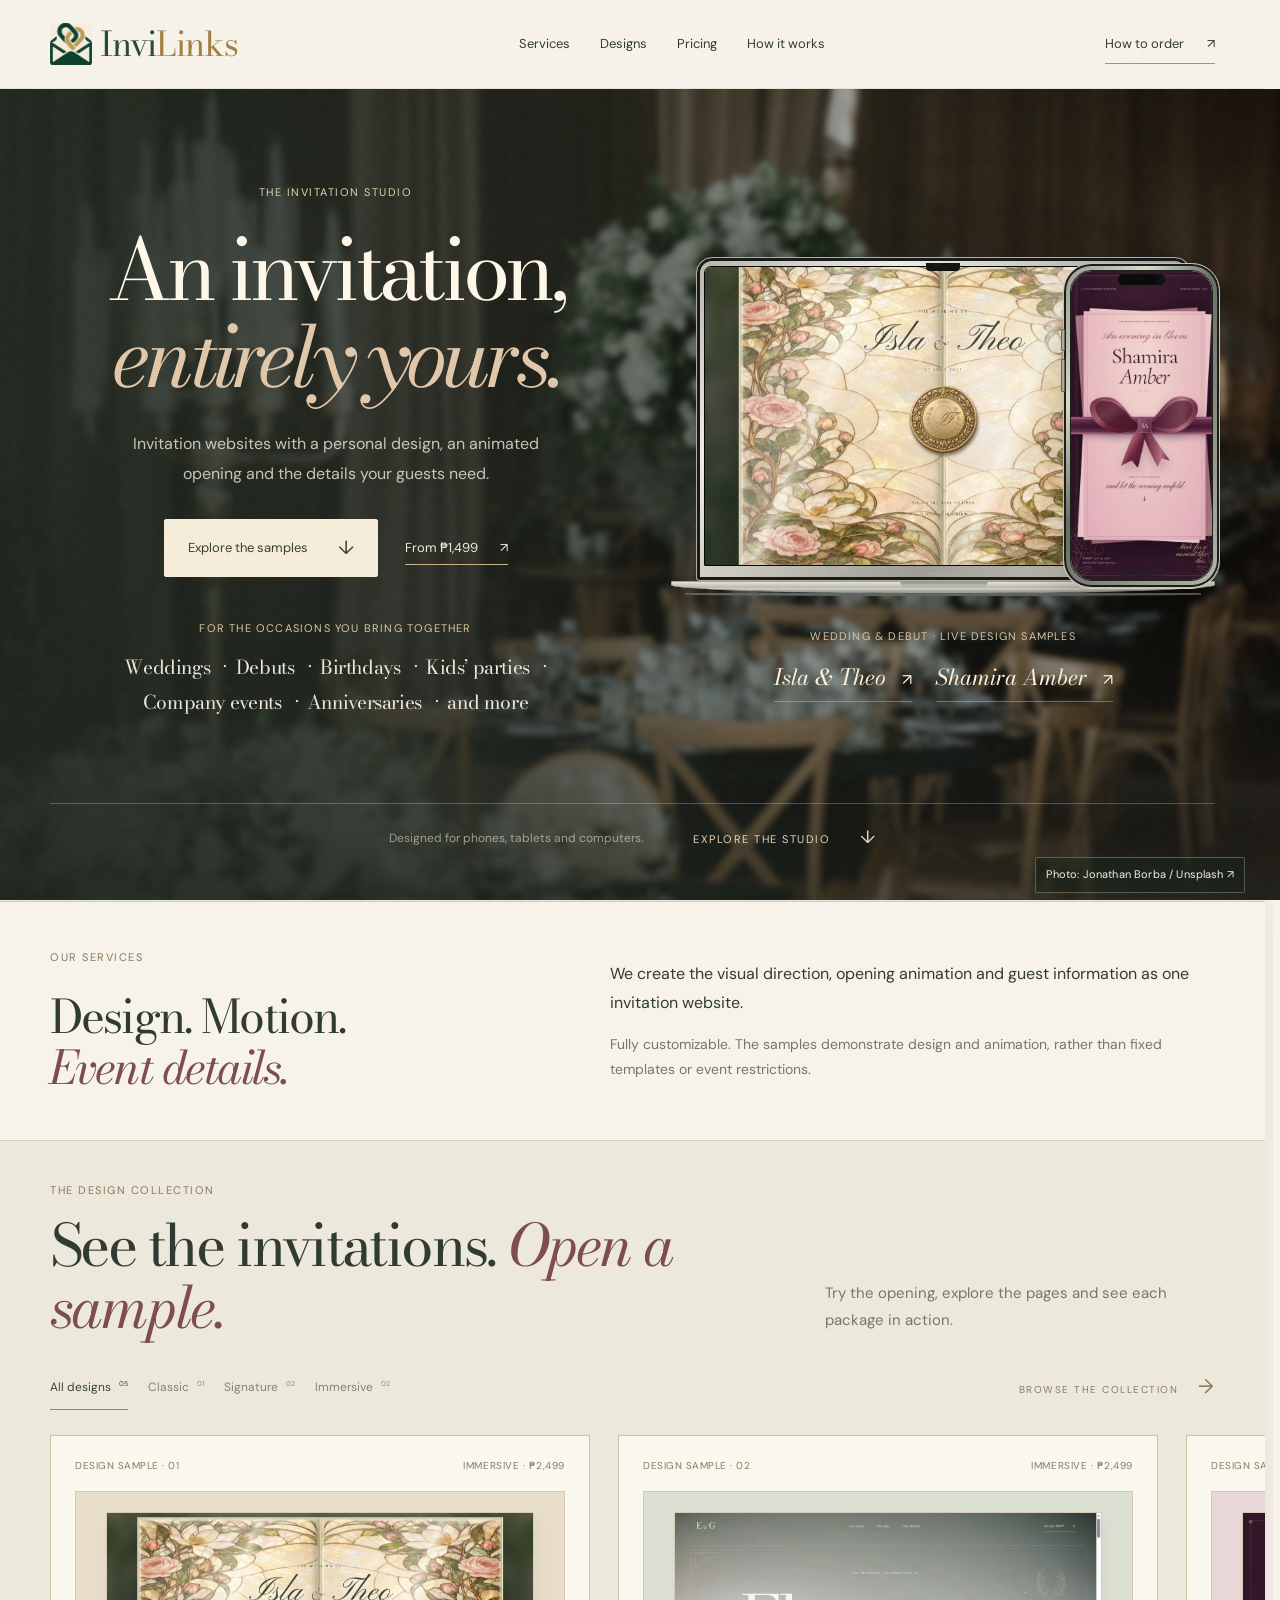
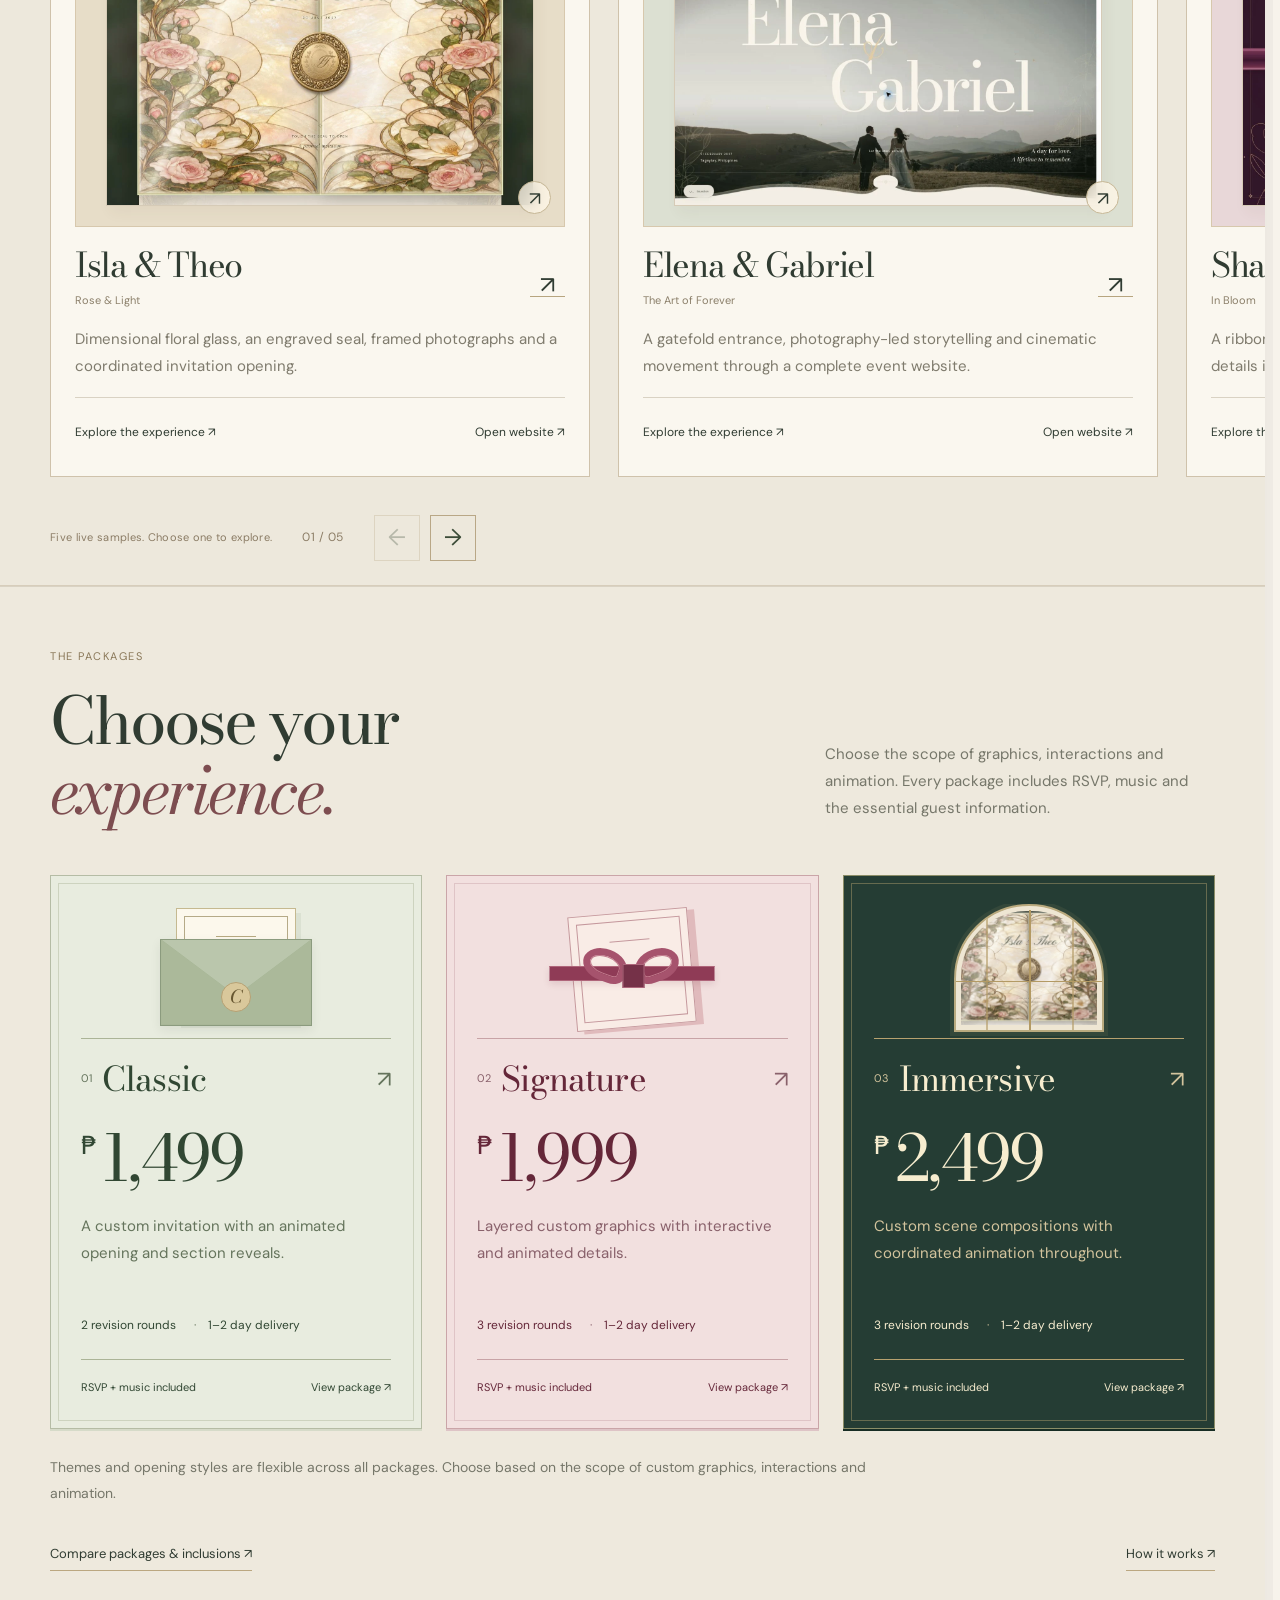
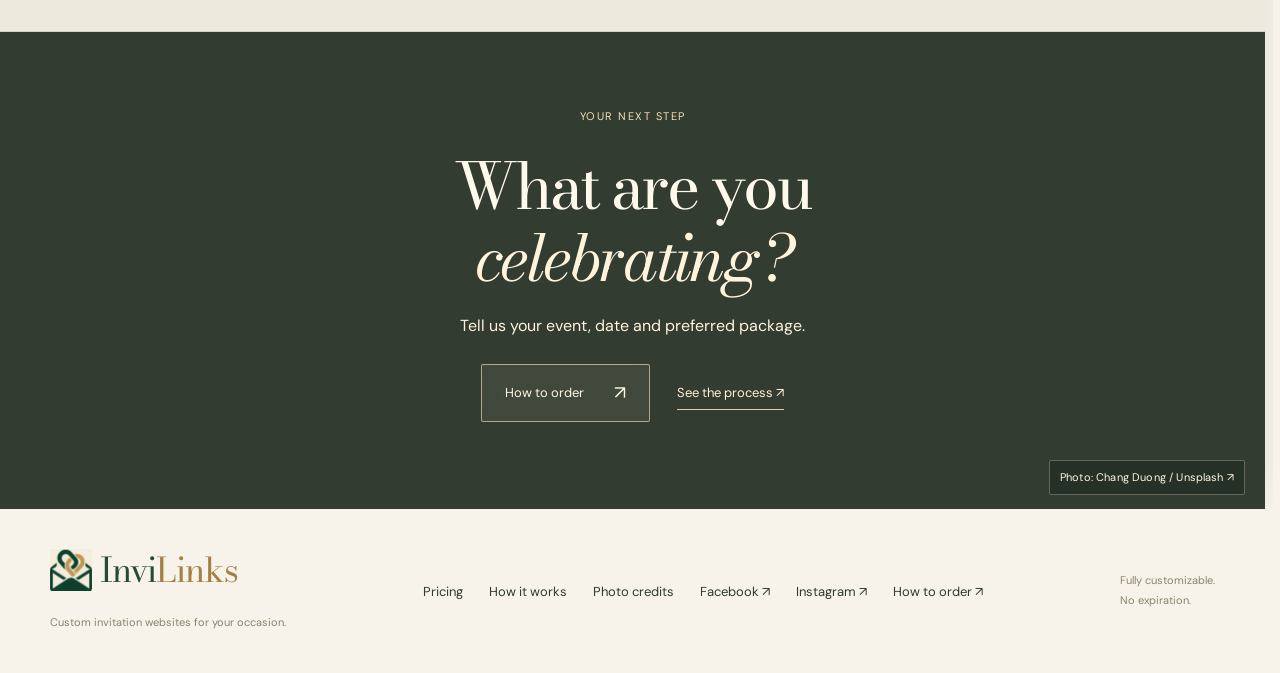
<file: index.html>
<!doctype html><html lang="en"><head><meta charset="utf-8"><meta name="viewport" content="width=device-width,initial-scale=1"><title>Custom invitation websites — InviLinks</title><meta name="description" content="Custom invitation websites for weddings, debuts, birthdays, kids’ parties, company events and more. Fully customizable. From ₱1,499. No expiration."><meta name="theme-color" content="#f7f3eb"><script>try{const n=JSON.parse(sessionStorage.getItem("invilinks-page-transition")||"null");if(n&&Date.now()-n.at<30000&&!matchMedia("(prefers-reduced-motion: reduce)").matches){document.documentElement.classList.add("page-arriving");setTimeout(()=>document.documentElement.classList.remove("page-arriving"),3000)}}catch(e){}</script><meta name="invilinks-build" content="invilinks-social-scroll-package-match-20261029"><link rel="icon" href="/assets/invilinks-original.jpeg"><link rel="preload" href="/assets/bodoni-moda.ttf" as="font" type="font/ttf" crossorigin><link rel="stylesheet" href="/vendor/lenis.css?v=2f668ae84a66"><link rel="stylesheet" href="/experience.css?v=c84cca238069"><script src="/transitions.js?v=dc124bb4f417" defer></script><script src="/app.js?v=b319528bc8d3" defer></script><script src="/vendor/lenis.min.js?v=80f53e77f1c1" defer></script><script src="/experience.js?v=2f066a867bd1" defer></script></head><body data-page="home"><a class="skip" href="#main">Skip to content</a><div class="progress" aria-hidden="true"></div><div class="film-grain" aria-hidden="true"></div><div class="page-veil" aria-hidden="true"><div class="veil-border"></div><div class="veil-content"><div class="veil-brand"><span class="brand-symbol"><img src="/assets/invilinks-original.jpeg" alt="" width="1254" height="1254"></span><span class="brand-word">Invi<span>Links</span></span></div><div class="veil-envelope" aria-hidden="true"><span class="veil-letter"></span><span class="veil-pocket"></span><span class="veil-flap"></span><span class="veil-seal">✦</span></div><span class="eyebrow">OPENING</span><p class="veil-label">The collection</p><span class="veil-line" aria-hidden="true"></span></div></div><header class="header-shell"><div class="header wrap"><a class="brand" href="/" aria-label="InviLinks home"><span class="brand-symbol" aria-hidden="true"><img src="/assets/invilinks-original.jpeg" alt="" width="1254" height="1254"></span><span class="brand-word">Invi<span>Links</span></span></a><nav aria-label="Main navigation"><a href="/#services">Services</a><a href="/#samples">Designs</a><a href="/pricing/">Pricing</a><a href="/how-it-works/">How it works</a></nav><button class="order-link" data-order>How to order <span>↗</span></button><button class="menu-toggle" aria-label="Open navigation" aria-expanded="false" aria-controls="mobile-menu"><span></span><span></span></button></div><nav id="mobile-menu" aria-label="Mobile navigation" hidden><a href="/#services">Services</a><a href="/#samples">Designs</a><a href="/pricing/">Pricing</a><a href="/how-it-works/">How it works</a><button data-order>How to order ↗</button></nav></header><main id="main"><section class="intro-scroll" id="top"><div class="intro-pin"><div class="intro-backdrop" aria-hidden="true"><picture><source media="(max-width: 800px)" srcset="/assets/invitation-reception-mobile.webp"><img src="/assets/invitation-reception.webp" alt="" width="2000" height="1333" fetchpriority="high" decoding="async"></picture><div class="intro-shade"></div></div><div class="wrap intro-content"><div class="intro-copy"><span class="eyebrow">THE INVITATION STUDIO</span><h1><span>An invitation,</span><span><em>entirely yours.</em></span></h1><p>Invitation websites with a personal design, an animated opening and the details your guests need.</p><div class="intro-actions"><a class="button dark" href="#samples">Explore the samples <span>↓</span></a><a class="text-link" href="#packages">From ₱1,499 <span>↗</span></a></div><div class="hero-occasions"><span>FOR THE OCCASIONS YOU BRING TOGETHER</span><p><span>Weddings</span><span>Debuts</span><span>Birthdays</span><span>Kids’ parties</span><span>Company events</span><span>Anniversaries</span><span>and more</span></p></div></div><div class="intro-objects device-stage"><div class="device-composition"><button class="hero-macbook" data-preview="rose" data-preview-device="desktop" aria-label="Preview Isla and Theo on MacBook"><span class="macbook-display"><span class="macbook-screen"><img src="/assets/rose-preview.webp" alt="Isla and Theo wedding invitation displayed on a MacBook" width="1363" height="936" loading="eager"></span><span class="macbook-camera" aria-hidden="true"></span><span class="macbook-name" aria-hidden="true">MacBook Air</span></span><span class="macbook-base" aria-hidden="true"></span><span class="macbook-bottom" aria-hidden="true"></span></button><button class="hero-iphone" data-preview="shamira" data-preview-device="phone" aria-label="Preview Shamira Amber on iPhone"><span class="iphone-body"><span class="iphone-screen"><img src="/assets/shamira-phone-device.jpg" alt="Shamira Amber’s debut invitation displayed on an iPhone" width="390" height="844" loading="eager"></span><span class="iphone-island" aria-hidden="true"></span><span class="iphone-home" aria-hidden="true"></span></span></button></div><div class="device-caption"><span>WEDDING & DEBUT · LIVE DESIGN SAMPLES</span><div class="device-design-links"><button data-preview="rose" data-preview-device="desktop">Isla & Theo <b>↗</b></button><button data-preview="shamira" data-preview-device="phone">Shamira Amber <b>↗</b></button></div></div></div><div class="intro-story"><p>Designed for phones, tablets and computers.</p><a class="scroll-prompt" href="#services">EXPLORE THE STUDIO <b>↓</b></a></div></div><a class="scene-credit intro-photo-credit" href="/photo-credits/#photo-reception">Photo: Jonathan Borba / Unsplash ↗</a></div></section><div class="site-paper"><section class="services-brief wrap" id="services"><div><span class="eyebrow">OUR SERVICES</span><h2>Design. Motion.<br><em>Event details.</em></h2></div><div class="service-summary"><p>We create the visual direction, opening animation and guest information as one invitation website.</p><p class="custom-note">Fully customizable. The samples demonstrate design and animation, rather than fixed templates or event restrictions.</p></div></section><section class="work-scroll" id="samples" data-gallery-mode="browse"><div class="work-pin"><div class="wrap"><div class="section-head"><div data-reveal><span class="eyebrow">THE DESIGN COLLECTION</span><h2>See the invitations.<br> <em>Open a sample.</em></h2></div><p data-reveal>Try the opening, explore the pages and see each package in action.</p></div><div class="filters" role="group" aria-label="Filter samples by package"><button data-filter="all" aria-pressed="true">All designs <span>05</span></button><button data-filter="classic" aria-pressed="false">Classic <span>01</span></button><button data-filter="signature" aria-pressed="false">Signature <span>02</span></button><button data-filter="immersive" aria-pressed="false">Immersive <span>02</span></button><span class="gallery-direction">BROWSE THE COLLECTION <i>→</i></span></div><p id="filter-status" class="sr-only" role="status">Showing all five designs</p></div><div class="work-viewport"><div class="work-track"><article class="sample-card rose" data-tier="immersive"><div class="sample-card-top"><span>DESIGN SAMPLE · 01</span><span>Immersive · ₱2,499</span></div><button class="sample-art rose" data-preview="rose" aria-label="Preview Isla &amp; Theo"><div class="browser"><img src="/assets/rose-preview.webp" alt="Isla &amp; Theo — actual invitation design sample" width="1363" height="936" loading="lazy"></div><span class="round-arrow" aria-hidden="true">↗</span></button><div class="sample-body"><div><h3>Isla & Theo</h3><p>Rose & Light</p></div><button class="sample-open" data-preview="rose" aria-label="Open Isla &amp; Theo sample">↗</button></div><p class="sample-description">Dimensional floral glass, an engraved seal, framed photographs and a coordinated invitation opening.</p><div class="card-links"><button data-preview="rose">Explore the experience ↗</button><a href="https://weddingsample2.pages.dev/" target="_blank" rel="noopener noreferrer">Open website ↗</a></div></article><article class="sample-card elena" data-tier="immersive"><div class="sample-card-top"><span>DESIGN SAMPLE · 02</span><span>Immersive · ₱2,499</span></div><button class="sample-art elena" data-preview="elena" aria-label="Preview Elena &amp; Gabriel"><div class="browser"><img src="/assets/elena-preview.webp" alt="Elena &amp; Gabriel — actual invitation design sample" width="1363" height="936" loading="lazy"></div><span class="round-arrow" aria-hidden="true">↗</span></button><div class="sample-body"><div><h3>Elena & Gabriel</h3><p>The Art of Forever</p></div><button class="sample-open" data-preview="elena" aria-label="Open Elena &amp; Gabriel sample">↗</button></div><p class="sample-description">A gatefold entrance, photography-led storytelling and cinematic movement through a complete event website.</p><div class="card-links"><button data-preview="elena">Explore the experience ↗</button><a href="https://weddingsample.pages.dev/" target="_blank" rel="noopener noreferrer">Open website ↗</a></div></article><article class="sample-card shamira" data-tier="signature"><div class="sample-card-top"><span>DESIGN SAMPLE · 03</span><span>Signature · ₱1,999</span></div><button class="sample-art shamira" data-preview="shamira" aria-label="Preview Shamira Amber"><div class="browser"><img src="/assets/shamira-preview.webp" alt="Shamira Amber — actual invitation design sample" width="1363" height="936" loading="lazy"></div><span class="round-arrow" aria-hidden="true">↗</span></button><div class="sample-body"><div><h3>Shamira Amber</h3><p>In Bloom</p></div><button class="sample-open" data-preview="shamira" aria-label="Open Shamira Amber sample">↗</button></div><p class="sample-description">A ribbon opening, layered stationery, portrait layouts and animated details in blush and burgundy.</p><div class="card-links"><button data-preview="shamira">Explore the experience ↗</button><a href="https://shamirainbloom.pages.dev/" target="_blank" rel="noopener noreferrer">Open website ↗</a></div></article><article class="sample-card leo" data-tier="signature"><div class="sample-card-top"><span>DESIGN SAMPLE · 04</span><span>Signature · ₱1,999</span></div><button class="sample-art leo" data-preview="leo" aria-label="Preview Leo’s Wild Five"><div class="browser"><img src="/assets/leo-preview.webp" alt="Leo’s Wild Five — actual invitation design sample" width="1363" height="936" loading="lazy"></div><span class="round-arrow" aria-hidden="true">↗</span></button><div class="sample-body"><div><h3>Leo’s Wild Five</h3><p>Jungle Party</p></div><button class="sample-open" data-preview="leo" aria-label="Open Leo’s Wild Five sample">↗</button></div><p class="sample-description">An interactive jungle world with layered foliage, discoveries, a party schedule and a playful visual identity.</p><div class="card-links"><button data-preview="leo">Explore the experience ↗</button><a href="https://kidspartysample.pages.dev/" target="_blank" rel="noopener noreferrer">Open website ↗</a></div></article><article class="sample-card sophia" data-tier="classic"><div class="sample-card-top"><span>DESIGN SAMPLE · 05</span><span>Classic · ₱1,499</span></div><button class="sample-art sophia" data-preview="sophia" aria-label="Preview Sophia"><div class="browser"><img src="/assets/sophia-preview.webp" alt="Sophia — actual invitation design sample" width="1363" height="936" loading="lazy"></div><span class="round-arrow" aria-hidden="true">↗</span></button><div class="sample-body"><div><h3>Sophia</h3><p>An Enchanted Evening</p></div><button class="sample-open" data-preview="sophia" aria-label="Open Sophia sample">↗</button></div><p class="sample-description">A garden-inspired design with an envelope opening, graceful typography, photographs and event details.</p><div class="card-links"><button data-preview="sophia">Explore the experience ↗</button><a href="https://sophiasticated18.pages.dev/" target="_blank" rel="noopener noreferrer">Open website ↗</a></div></article></div></div><div class="wrap work-footer"><span>Five live samples. Choose one to explore.</span><div class="work-meter" aria-hidden="true"><i></i></div><span class="work-count" aria-live="polite">01 / 05</span><div class="gallery-buttons"><button data-gallery-step="-1" aria-label="Previous invitation samples">←</button><button data-gallery-step="1" aria-label="Next invitation samples">→</button></div></div></div></section><section class="section price-section" id="packages"><div class="wrap"><div class="section-head"><div data-reveal><span class="eyebrow">THE PACKAGES</span><h2>Choose your<br><em>experience.</em></h2></div><p data-reveal>Choose the scope of graphics, interactions and animation. Every package includes RSVP, music and the essential guest information.</p></div><div class="price-grid"><a class="price-mini classic" href="/pricing/#classic" data-reveal><span class="package-art art-classic" aria-hidden="true"><span class="art-paper"></span><span class="art-envelope"><i></i><b>C</b></span></span><div class="price-top"><span>01</span><h3>Classic</h3><i>↗</i></div><p class="price"><span>₱</span>1,499</p><p>A custom invitation with an animated opening and section reveals.</p><div class="package-facts"><span>2 revision rounds</span><span>1–2 day delivery</span></div><div class="price-bottom"><span>RSVP + music included</span><span>View package ↗</span></div></a><a class="price-mini signature" href="/pricing/#signature" data-reveal><span class="package-art art-signature" aria-hidden="true"><span class="art-paper"></span><span class="art-ribbon"><i></i><b></b></span></span><div class="price-top"><span>02</span><h3>Signature</h3><i>↗</i></div><p class="price"><span>₱</span>1,999</p><p>Layered custom graphics with interactive and animated details.</p><div class="package-facts"><span>3 revision rounds</span><span>1–2 day delivery</span></div><div class="price-bottom"><span>RSVP + music included</span><span>View package ↗</span></div></a><a class="price-mini immersive" href="/pricing/#immersive" data-reveal><span class="package-art art-immersive" aria-hidden="true"><span class="art-arch"><img src="/assets/rose-preview.webp" alt="" width="1363" height="936" loading="lazy"><i></i></span></span><div class="price-top"><span>03</span><h3>Immersive</h3><i>↗</i></div><p class="price"><span>₱</span>2,499</p><p>Custom scene compositions with coordinated animation throughout.</p><div class="package-facts"><span>3 revision rounds</span><span>1–2 day delivery</span></div><div class="price-bottom"><span>RSVP + music included</span><span>View package ↗</span></div></a></div><p class="package-direction-note">Themes and opening styles are flexible across all packages. Choose based on the scope of custom graphics, interactions and animation.</p><div class="section-actions"><a class="text-link" href="/pricing/">Compare packages & inclusions ↗</a><a class="text-link" href="/how-it-works/">How it works ↗</a></div></div></section><section class="photo-scene editorial-scene home-closing"><div class="scene-backdrop scene-kids-first-birthday" aria-hidden="true"><picture><source media="(max-width: 800px)" srcset="/assets/scene-kids-first-birthday-mobile.webp"><img src="/assets/scene-kids-first-birthday.webp" alt="" loading="lazy" decoding="async"></picture><div class="scene-shade"></div></div><a class="scene-credit " href="/photo-credits/#photo-kids-first-birthday">Photo: Chang Duong / Unsplash ↗</a><div class="scene-content wrap"><span class="eyebrow">YOUR NEXT STEP</span><h2>What are you<br><em>celebrating?</em></h2><p>Tell us your event, date and preferred package.</p><div class="intro-actions"><button class="button scene-button" data-order>How to order <span>↗</span></button><a class="text-link" href="/how-it-works/">See the process ↗</a></div></div></section></div></main><footer class="wrap"><div><a class="brand" href="/" aria-label="InviLinks home"><span class="brand-symbol" aria-hidden="true"><img src="/assets/invilinks-original.jpeg" alt="" width="1254" height="1254"></span><span class="brand-word">Invi<span>Links</span></span></a><p>Custom invitation websites for your occasion.</p></div><div class="footer-nav"><a href="/pricing/">Pricing</a><a href="/how-it-works/">How it works</a><a href="/photo-credits/">Photo credits</a><a data-social="facebook" href="https://www.facebook.com/profile.php?id=61595918734866" target="_blank" rel="noopener noreferrer">Facebook ↗</a><a data-social="instagram" href="https://www.instagram.com/invilinks/" target="_blank" rel="noopener noreferrer">Instagram ↗</a><button data-order>How to order ↗</button></div><p>Fully customizable.<br>No expiration.</p></footer><dialog data-lenis-prevent id="viewer" aria-labelledby="viewer-title"><div class="viewer-bar"><div><span class="eyebrow">INVILINKS / DESIGN SAMPLE</span><h2 id="viewer-title">Sample preview</h2></div><div class="viewer-controls" role="group" aria-label="Preview size"><button data-device="desktop" aria-pressed="true">Desktop</button><button data-device="phone" aria-pressed="false">Phone</button></div><a id="viewer-open" href="https://weddingsample2.pages.dev/" target="_blank" rel="noopener noreferrer">Open website ↗</a><button class="close-dialog" data-close aria-label="Close sample preview">×</button></div><div class="viewer-stage" data-size="desktop"><span class="viewer-loading">Loading the invitation…</span><iframe id="viewer-frame" title="Live invitation sample" allow="autoplay; fullscreen" referrerpolicy="strict-origin-when-cross-origin"></iframe></div><p class="viewer-caption">A sample of design and animation, not an event restriction or fixed template. Music may play when you open an invitation.</p></dialog>
<dialog data-lenis-prevent id="order-dialog" aria-labelledby="order-title"><button class="close-dialog" data-close aria-label="Close ordering information">×</button><span class="eyebrow">HOW TO ORDER</span><h2 id="order-title">Start with<br><em>a conversation.</em></h2><p>Message InviLinks on Facebook or Instagram with your event, date and ideas. We’ll help you choose a package and confirm the design direction.</p><div class="social-buttons"><a data-social="facebook" href="https://www.facebook.com/profile.php?id=61595918734866" target="_blank" rel="noopener noreferrer">Message on Facebook ↗</a><a data-social="instagram" href="https://www.instagram.com/invilinks/" target="_blank" rel="noopener noreferrer">Message on Instagram ↗</a></div><p class="social-note">Choose a page above to contact us, or prepare and copy your inquiry below before opening your chat.</p><form id="inquiry-form"><div class="field-pair"><label>Occasion<select name="occasion"><option>Wedding</option><option>Debut</option><option>Birthday</option><option>Kids’ party</option><option>Company event</option><option>Anniversary</option><option>Another occasion</option></select></label><label>Package<select name="package" id="inquiry-package"><option>Help me choose</option><option>Classic — ₱1,499</option><option>Signature — ₱1,999</option><option>Immersive — ₱2,499</option></select></label></div><div class="field-pair"><label>RSVP method<select name="rsvp"><option>Text message</option><option>Google Forms</option></select></label><label>Background music<input name="music" type="text" maxlength="200" placeholder="Song title or link"></label></div><label>Your ideas<textarea name="ideas" rows="3" maxlength="1500" placeholder="Event date, theme, colors or references…"></textarea></label><button class="button dark" type="submit">Prepare my inquiry <span>↗</span></button></form><div id="inquiry-result" hidden><label for="inquiry-text">Your message</label><textarea id="inquiry-text" rows="7" readonly></textarea><button class="text-button" id="copy-inquiry">Copy message ↗</button><p id="copy-status" role="status"></p></div><p class="privacy-note">Your inquiry stays on this device until you choose to send it through a messaging app.</p></dialog></body></html>
</file>
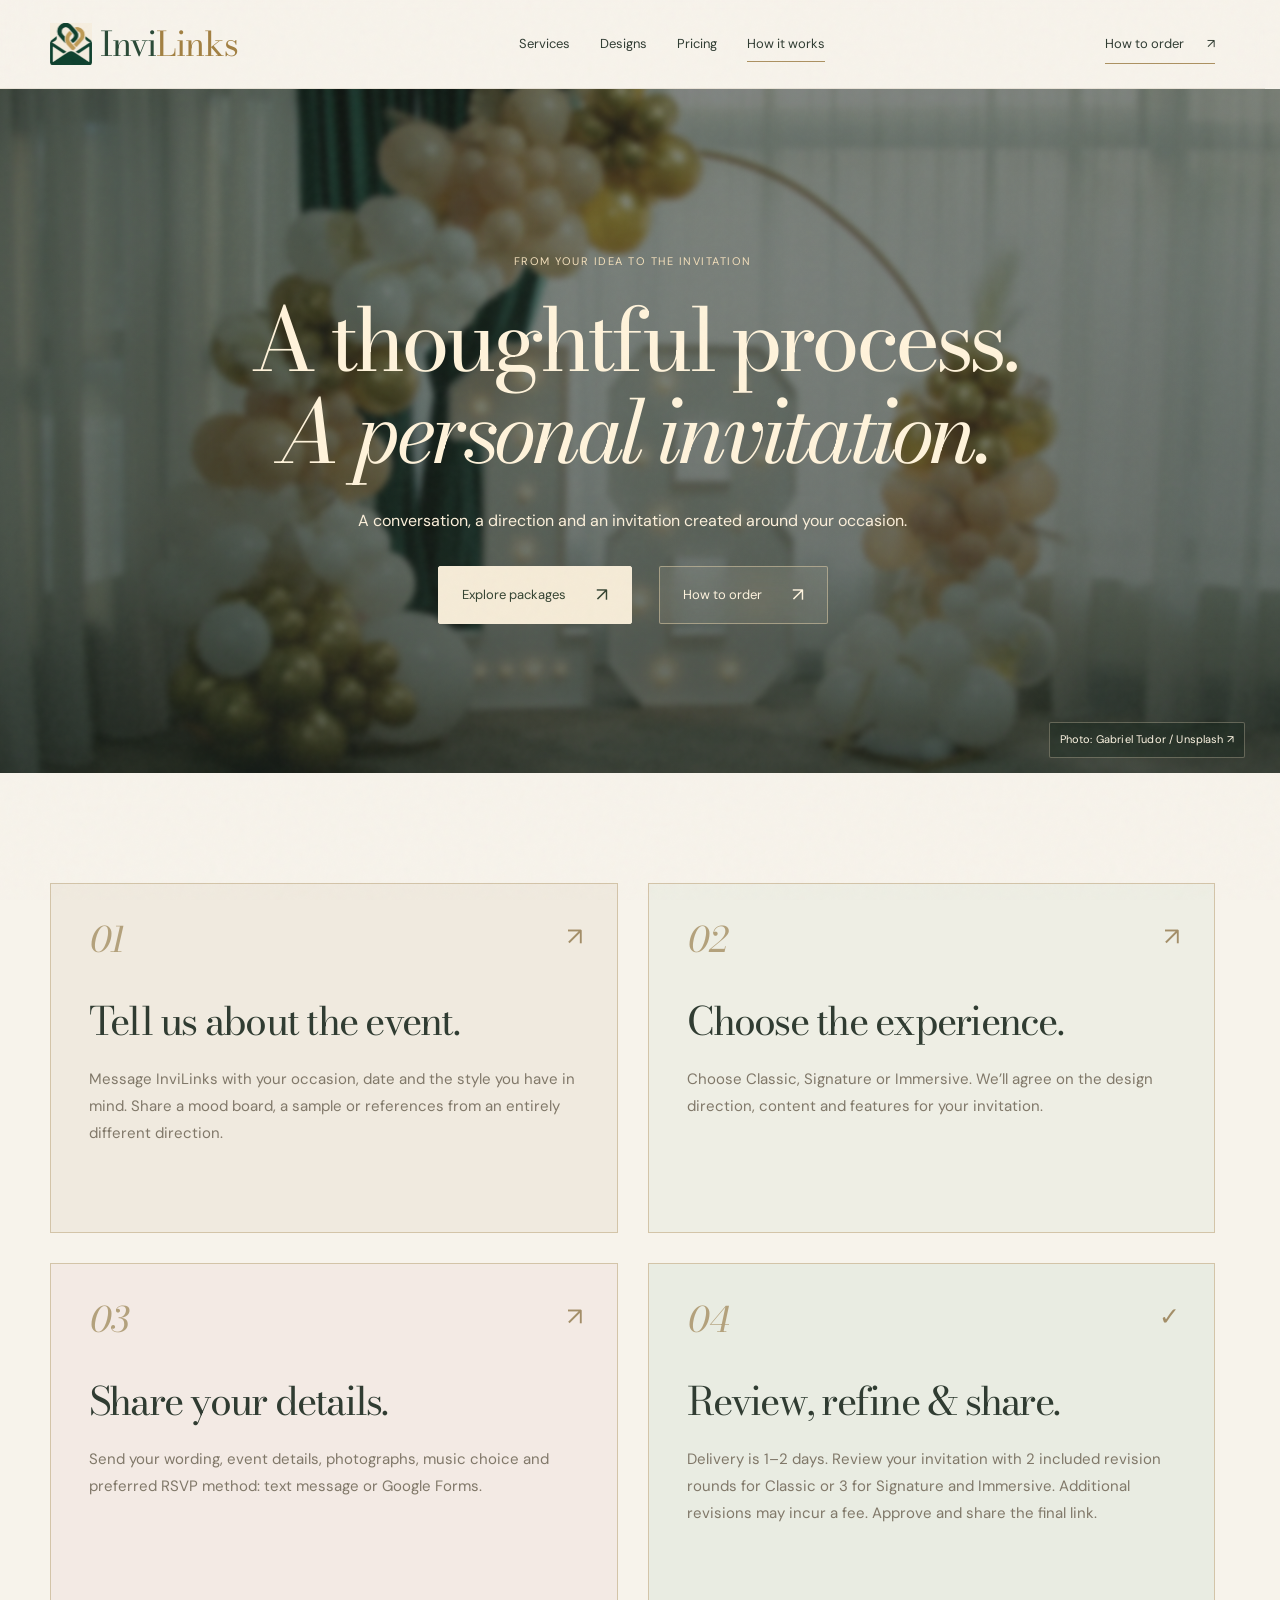
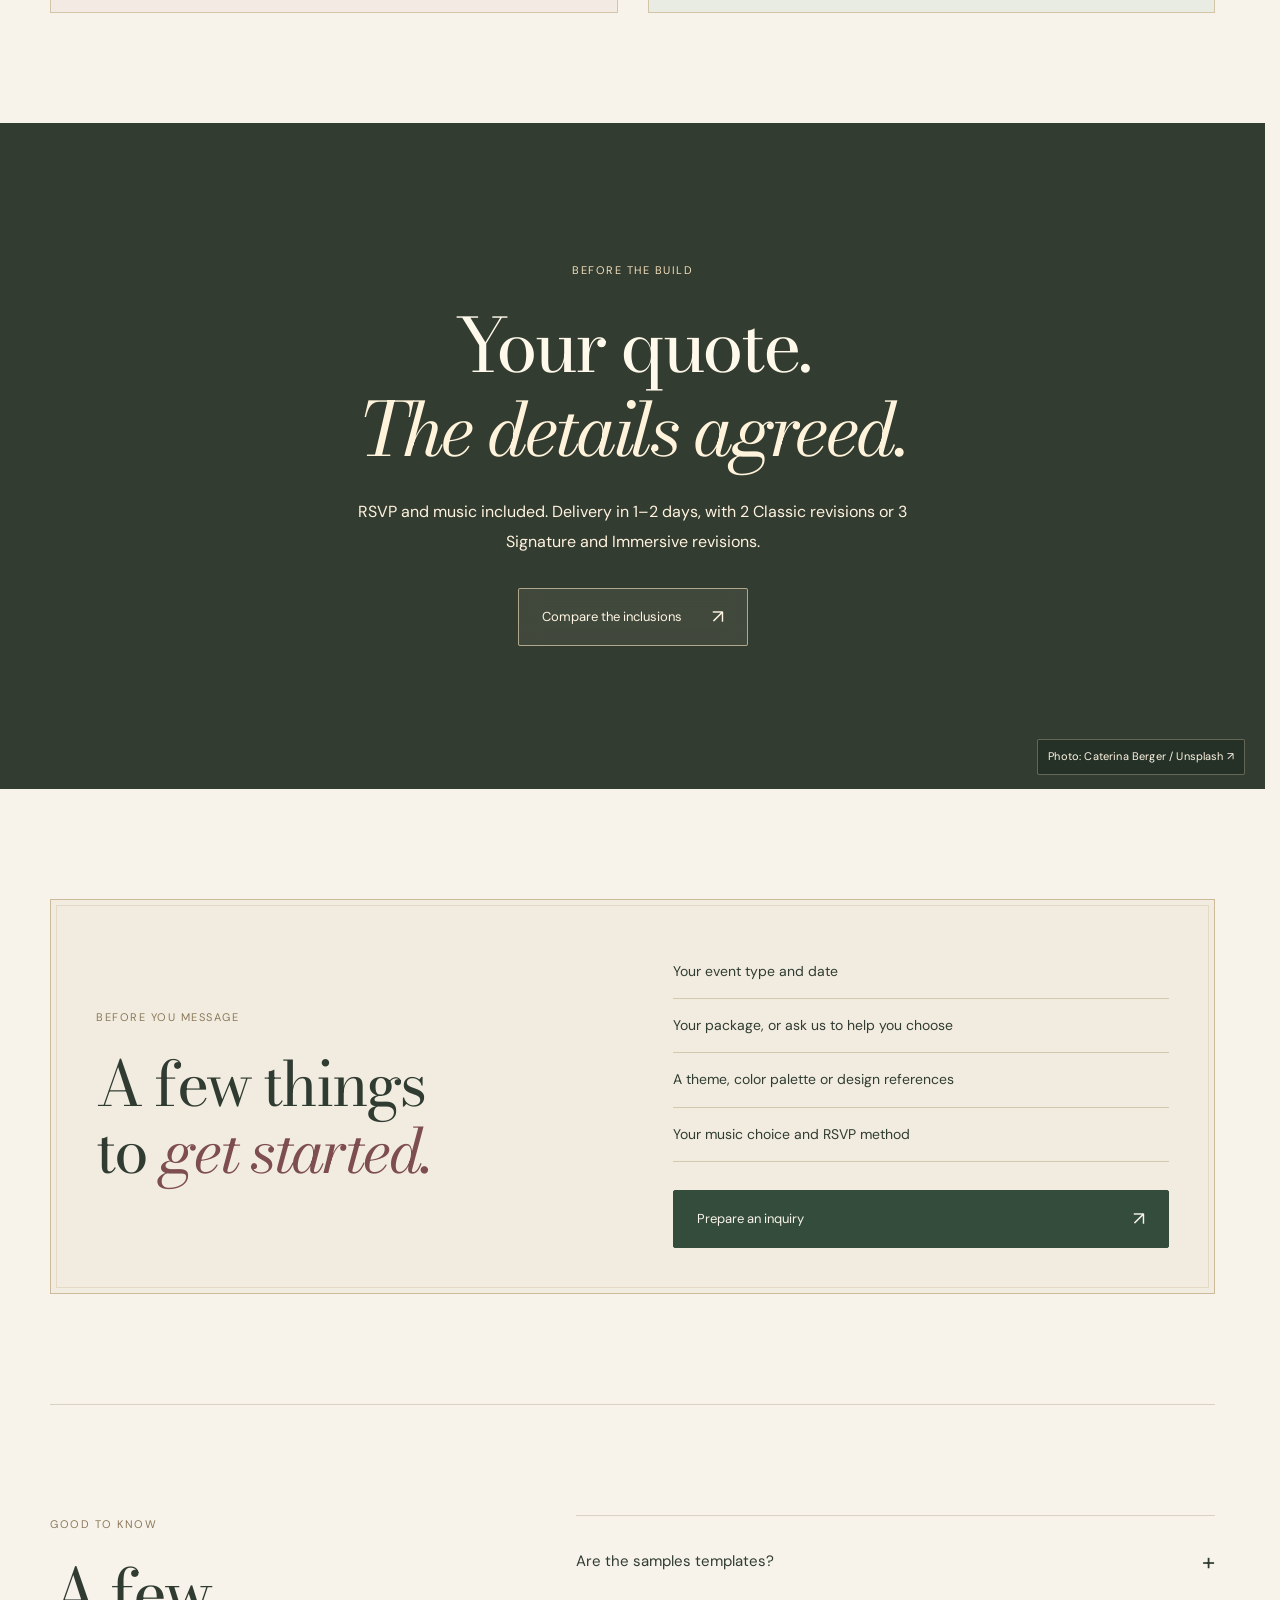
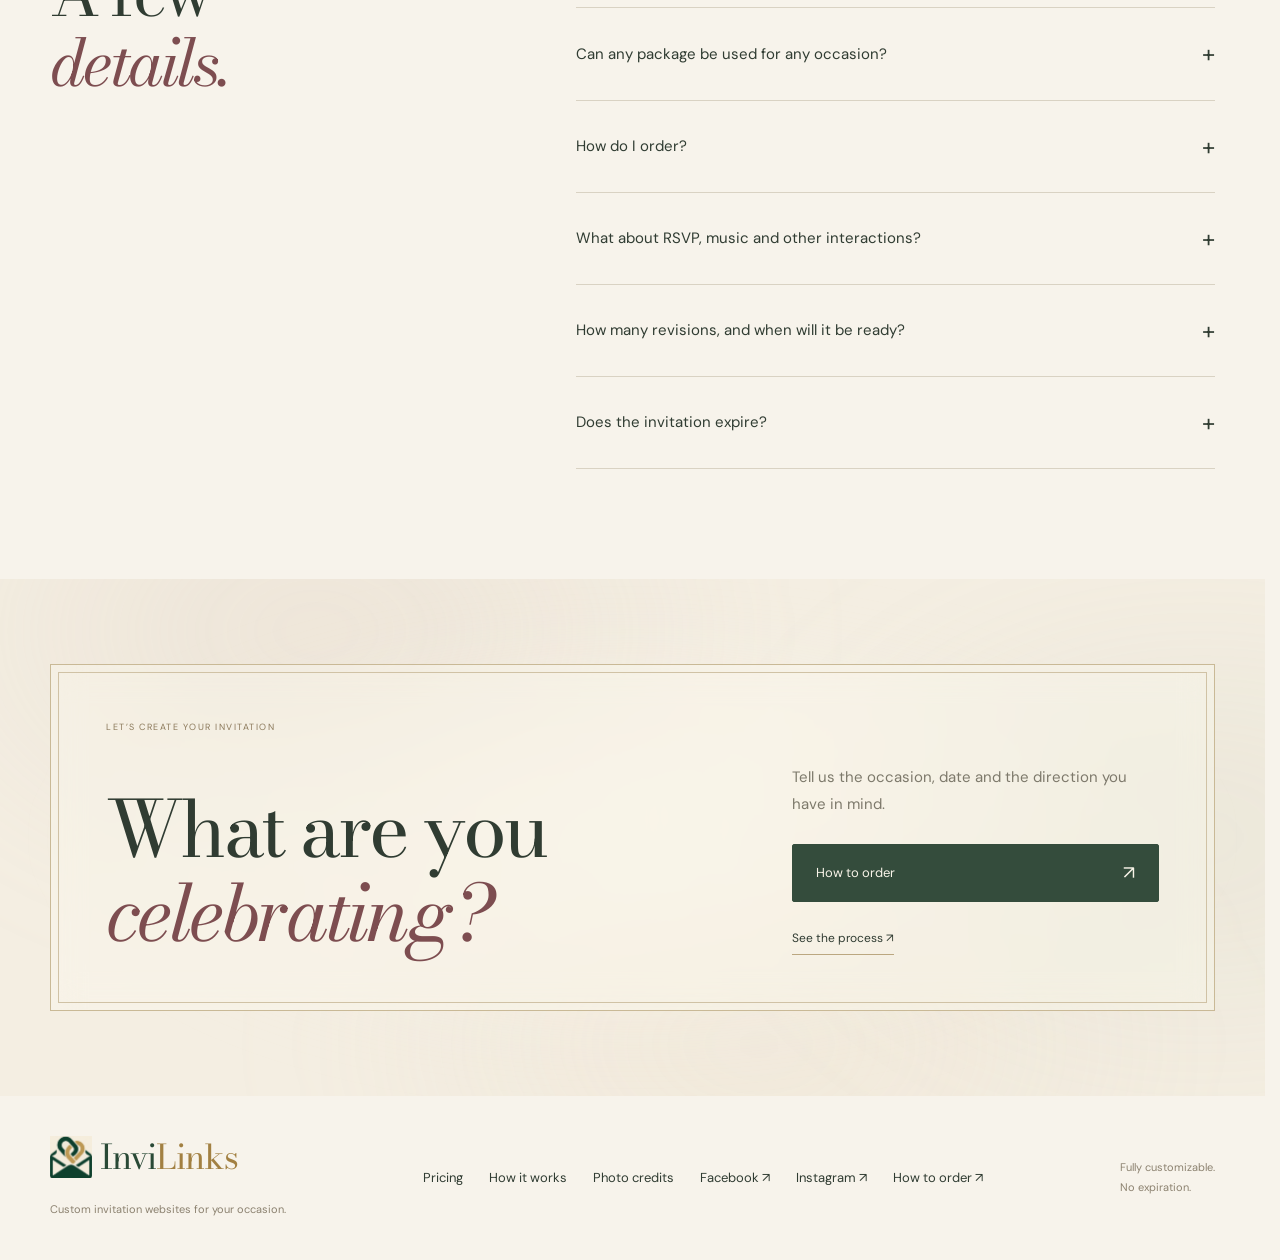
<file: how-it-works/index.html>
<!doctype html><html lang="en"><head><meta charset="utf-8"><meta name="viewport" content="width=device-width,initial-scale=1"><title>How it works — InviLinks</title><meta name="description" content="Custom invitation websites for weddings, debuts, birthdays, kids’ parties, company events and more. Fully customizable. From ₱1,499. No expiration."><meta name="theme-color" content="#f7f3eb"><script>try{const n=JSON.parse(sessionStorage.getItem("invilinks-page-transition")||"null");if(n&&Date.now()-n.at<30000&&!matchMedia("(prefers-reduced-motion: reduce)").matches){document.documentElement.classList.add("page-arriving");setTimeout(()=>document.documentElement.classList.remove("page-arriving"),3000)}}catch(e){}</script><meta name="invilinks-build" content="invilinks-social-scroll-package-match-20261029"><link rel="icon" href="/assets/invilinks-original.jpeg"><link rel="preload" href="/assets/bodoni-moda.ttf" as="font" type="font/ttf" crossorigin><link rel="stylesheet" href="/vendor/lenis.css?v=2f668ae84a66"><link rel="stylesheet" href="/experience.css?v=c84cca238069"><script src="/transitions.js?v=dc124bb4f417" defer></script><script src="/app.js?v=b319528bc8d3" defer></script><script src="/vendor/lenis.min.js?v=80f53e77f1c1" defer></script><script src="/experience.js?v=2f066a867bd1" defer></script></head><body data-page="how"><a class="skip" href="#main">Skip to content</a><div class="progress" aria-hidden="true"></div><div class="film-grain" aria-hidden="true"></div><div class="page-veil" aria-hidden="true"><div class="veil-border"></div><div class="veil-content"><div class="veil-brand"><span class="brand-symbol"><img src="/assets/invilinks-original.jpeg" alt="" width="1254" height="1254"></span><span class="brand-word">Invi<span>Links</span></span></div><div class="veil-envelope" aria-hidden="true"><span class="veil-letter"></span><span class="veil-pocket"></span><span class="veil-flap"></span><span class="veil-seal">✦</span></div><span class="eyebrow">OPENING</span><p class="veil-label">The collection</p><span class="veil-line" aria-hidden="true"></span></div></div><header class="header-shell"><div class="header wrap"><a class="brand" href="/" aria-label="InviLinks home"><span class="brand-symbol" aria-hidden="true"><img src="/assets/invilinks-original.jpeg" alt="" width="1254" height="1254"></span><span class="brand-word">Invi<span>Links</span></span></a><nav aria-label="Main navigation"><a href="/#services">Services</a><a href="/#samples">Designs</a><a href="/pricing/">Pricing</a><a href="/how-it-works/" aria-current="page">How it works</a></nav><button class="order-link" data-order>How to order <span>↗</span></button><button class="menu-toggle" aria-label="Open navigation" aria-expanded="false" aria-controls="mobile-menu"><span></span><span></span></button></div><nav id="mobile-menu" aria-label="Mobile navigation" hidden><a href="/#services">Services</a><a href="/#samples">Designs</a><a href="/pricing/">Pricing</a><a href="/how-it-works/" aria-current="page">How it works</a><button data-order>How to order ↗</button></nav></header><main id="main"><section class="page-intro process-intro photo-scene photo-page-intro"><div class="scene-backdrop scene-debut-eighteen" aria-hidden="true"><picture><source media="(max-width: 800px)" srcset="/assets/scene-debut-eighteen-mobile.webp"><img src="/assets/scene-debut-eighteen.webp" alt="" loading="lazy" decoding="async"></picture><div class="scene-shade"></div></div><a class="scene-credit " href="/photo-credits/#photo-debut-eighteen">Photo: Gabriel Tudor / Unsplash ↗</a><div class="wrap"><span class="eyebrow">FROM YOUR IDEA TO THE INVITATION</span><h1 data-reveal>A thoughtful process.<br><em>A personal invitation.</em></h1><p>A conversation, a direction and an invitation created around your occasion.</p><div class="intro-actions"><a class="button dark" href="/pricing/">Explore packages <span>↗</span></a><button class="button glass" data-order>How to order <span>↗</span></button></div></div></section><section class="section wrap"><div class="process-grid"><article class="process-card" data-reveal><span class="step-number">01</span><span class="process-arrow" aria-hidden="true">↗</span><h2>Tell us about the event.</h2><p>Message InviLinks with your occasion, date and the style you have in mind. Share a mood board, a sample or references from an entirely different direction.</p></article><article class="process-card" data-reveal><span class="step-number">02</span><span class="process-arrow" aria-hidden="true">↗</span><h2>Choose the experience.</h2><p>Choose Classic, Signature or Immersive. We’ll agree on the design direction, content and features for your invitation.</p></article><article class="process-card" data-reveal><span class="step-number">03</span><span class="process-arrow" aria-hidden="true">↗</span><h2>Share your details.</h2><p>Send your wording, event details, photographs, music choice and preferred RSVP method: text message or Google Forms.</p></article><article class="process-card" data-reveal><span class="step-number">04</span><span class="process-arrow" aria-hidden="true">✓</span><h2>Review, refine & share.</h2><p>Delivery is 1–2 days. Review your invitation with 2 included revision rounds for Classic or 3 for Signature and Immersive. Additional revisions may incur a fee. Approve and share the final link.</p></article></div></section><section class="photo-scene editorial-scene"><div class="scene-backdrop scene-birthday-candles" aria-hidden="true"><picture><source media="(max-width: 800px)" srcset="/assets/scene-birthday-candles-mobile.webp"><img src="/assets/scene-birthday-candles.webp" alt="" loading="lazy" decoding="async"></picture><div class="scene-shade"></div></div><a class="scene-credit " href="/photo-credits/#photo-birthday-candles">Photo: Caterina Berger / Unsplash ↗</a><div class="scene-content wrap"><span class="eyebrow">BEFORE THE BUILD</span><h2>Your quote.<br><em>The details agreed.</em></h2><p>RSVP and music included. Delivery in 1–2 days, with 2 Classic revisions or 3 Signature and Immersive revisions.</p><a class="button scene-button" href="/pricing/#comparison">Compare the inclusions <span>↗</span></a></div></section><section class="section wrap"><div class="prepare-panel" data-reveal><div><span class="eyebrow">BEFORE YOU MESSAGE</span><h2>A few things<br>to <em>get started.</em></h2></div><div><ul><li>Your event type and date</li><li>Your package, or ask us to help you choose</li><li>A theme, color palette or design references</li><li>Your music choice and RSVP method</li></ul><button class="button dark" data-order>Prepare an inquiry <span>↗</span></button></div></div></section><section class="section wrap faq-section"><div data-reveal><span class="eyebrow">GOOD TO KNOW</span><h2>A few<br><em>details.</em></h2></div><div class="faq-list"><details><summary>Are the samples templates?<span>+</span></summary><p>No. They show design, animation and feature possibilities. The whole website can be designed in a different direction for your event. An envelope, ribbon or other opening direction is not restricted to a particular package.</p></details><details><summary>Can any package be used for any occasion?<span>+</span></summary><p>Yes. Classic, Signature and Immersive describe the scope of graphics, interactions and animation. Themes and opening styles can be adapted across all three packages. All are available for weddings, debuts, birthdays, kids’ parties, company events and other occasions.</p></details><details><summary>How do I order?<span>+</span></summary><p>Message the official InviLinks Facebook or Instagram page with your event, date and ideas. Open How to order to choose Facebook or Instagram and prepare your inquiry.</p><button class="text-button" data-order>How to order ↗</button></details><details><summary>What about RSVP, music and other interactions?<span>+</span></summary><p>RSVP and background music are included in every package. Choose RSVP through text message or Google Forms, and tell us the song you want. The sample forms are demonstrations and do not send responses to a host.</p></details><details><summary>How many revisions, and when will it be ready?<span>+</span></summary><p>Delivery is 1–2 days. Classic includes 2 revision rounds; Signature and Immersive include 3. Additional revisions may incur a fee. Each round is one consolidated set of feedback.</p></details><details><summary>Does the invitation expire?<span>+</span></summary><p>No expiration. Your invitation has no scheduled expiry date.</p></details></div></section><section class="closing"><div class="mesh " aria-hidden="true"><i></i><i></i><i></i><i></i></div><div class="wrap closing-card" data-reveal><span class="eyebrow">LET’S CREATE YOUR INVITATION</span><h2>What are you<br><em>celebrating?</em></h2><div><p>Tell us the occasion, date and the direction you have in mind.</p><button class="button dark" data-order>How to order <span>↗</span></button><a class="text-link" href="/how-it-works/">See the process ↗</a></div></div></section></main><footer class="wrap"><div><a class="brand" href="/" aria-label="InviLinks home"><span class="brand-symbol" aria-hidden="true"><img src="/assets/invilinks-original.jpeg" alt="" width="1254" height="1254"></span><span class="brand-word">Invi<span>Links</span></span></a><p>Custom invitation websites for your occasion.</p></div><div class="footer-nav"><a href="/pricing/">Pricing</a><a href="/how-it-works/">How it works</a><a href="/photo-credits/">Photo credits</a><a data-social="facebook" href="https://www.facebook.com/profile.php?id=61595918734866" target="_blank" rel="noopener noreferrer">Facebook ↗</a><a data-social="instagram" href="https://www.instagram.com/invilinks/" target="_blank" rel="noopener noreferrer">Instagram ↗</a><button data-order>How to order ↗</button></div><p>Fully customizable.<br>No expiration.</p></footer><dialog data-lenis-prevent id="viewer" aria-labelledby="viewer-title"><div class="viewer-bar"><div><span class="eyebrow">INVILINKS / DESIGN SAMPLE</span><h2 id="viewer-title">Sample preview</h2></div><div class="viewer-controls" role="group" aria-label="Preview size"><button data-device="desktop" aria-pressed="true">Desktop</button><button data-device="phone" aria-pressed="false">Phone</button></div><a id="viewer-open" href="https://weddingsample2.pages.dev/" target="_blank" rel="noopener noreferrer">Open website ↗</a><button class="close-dialog" data-close aria-label="Close sample preview">×</button></div><div class="viewer-stage" data-size="desktop"><span class="viewer-loading">Loading the invitation…</span><iframe id="viewer-frame" title="Live invitation sample" allow="autoplay; fullscreen" referrerpolicy="strict-origin-when-cross-origin"></iframe></div><p class="viewer-caption">A sample of design and animation, not an event restriction or fixed template. Music may play when you open an invitation.</p></dialog>
<dialog data-lenis-prevent id="order-dialog" aria-labelledby="order-title"><button class="close-dialog" data-close aria-label="Close ordering information">×</button><span class="eyebrow">HOW TO ORDER</span><h2 id="order-title">Start with<br><em>a conversation.</em></h2><p>Message InviLinks on Facebook or Instagram with your event, date and ideas. We’ll help you choose a package and confirm the design direction.</p><div class="social-buttons"><a data-social="facebook" href="https://www.facebook.com/profile.php?id=61595918734866" target="_blank" rel="noopener noreferrer">Message on Facebook ↗</a><a data-social="instagram" href="https://www.instagram.com/invilinks/" target="_blank" rel="noopener noreferrer">Message on Instagram ↗</a></div><p class="social-note">Choose a page above to contact us, or prepare and copy your inquiry below before opening your chat.</p><form id="inquiry-form"><div class="field-pair"><label>Occasion<select name="occasion"><option>Wedding</option><option>Debut</option><option>Birthday</option><option>Kids’ party</option><option>Company event</option><option>Anniversary</option><option>Another occasion</option></select></label><label>Package<select name="package" id="inquiry-package"><option>Help me choose</option><option>Classic — ₱1,499</option><option>Signature — ₱1,999</option><option>Immersive — ₱2,499</option></select></label></div><div class="field-pair"><label>RSVP method<select name="rsvp"><option>Text message</option><option>Google Forms</option></select></label><label>Background music<input name="music" type="text" maxlength="200" placeholder="Song title or link"></label></div><label>Your ideas<textarea name="ideas" rows="3" maxlength="1500" placeholder="Event date, theme, colors or references…"></textarea></label><button class="button dark" type="submit">Prepare my inquiry <span>↗</span></button></form><div id="inquiry-result" hidden><label for="inquiry-text">Your message</label><textarea id="inquiry-text" rows="7" readonly></textarea><button class="text-button" id="copy-inquiry">Copy message ↗</button><p id="copy-status" role="status"></p></div><p class="privacy-note">Your inquiry stays on this device until you choose to send it through a messaging app.</p></dialog></body></html>
</file>
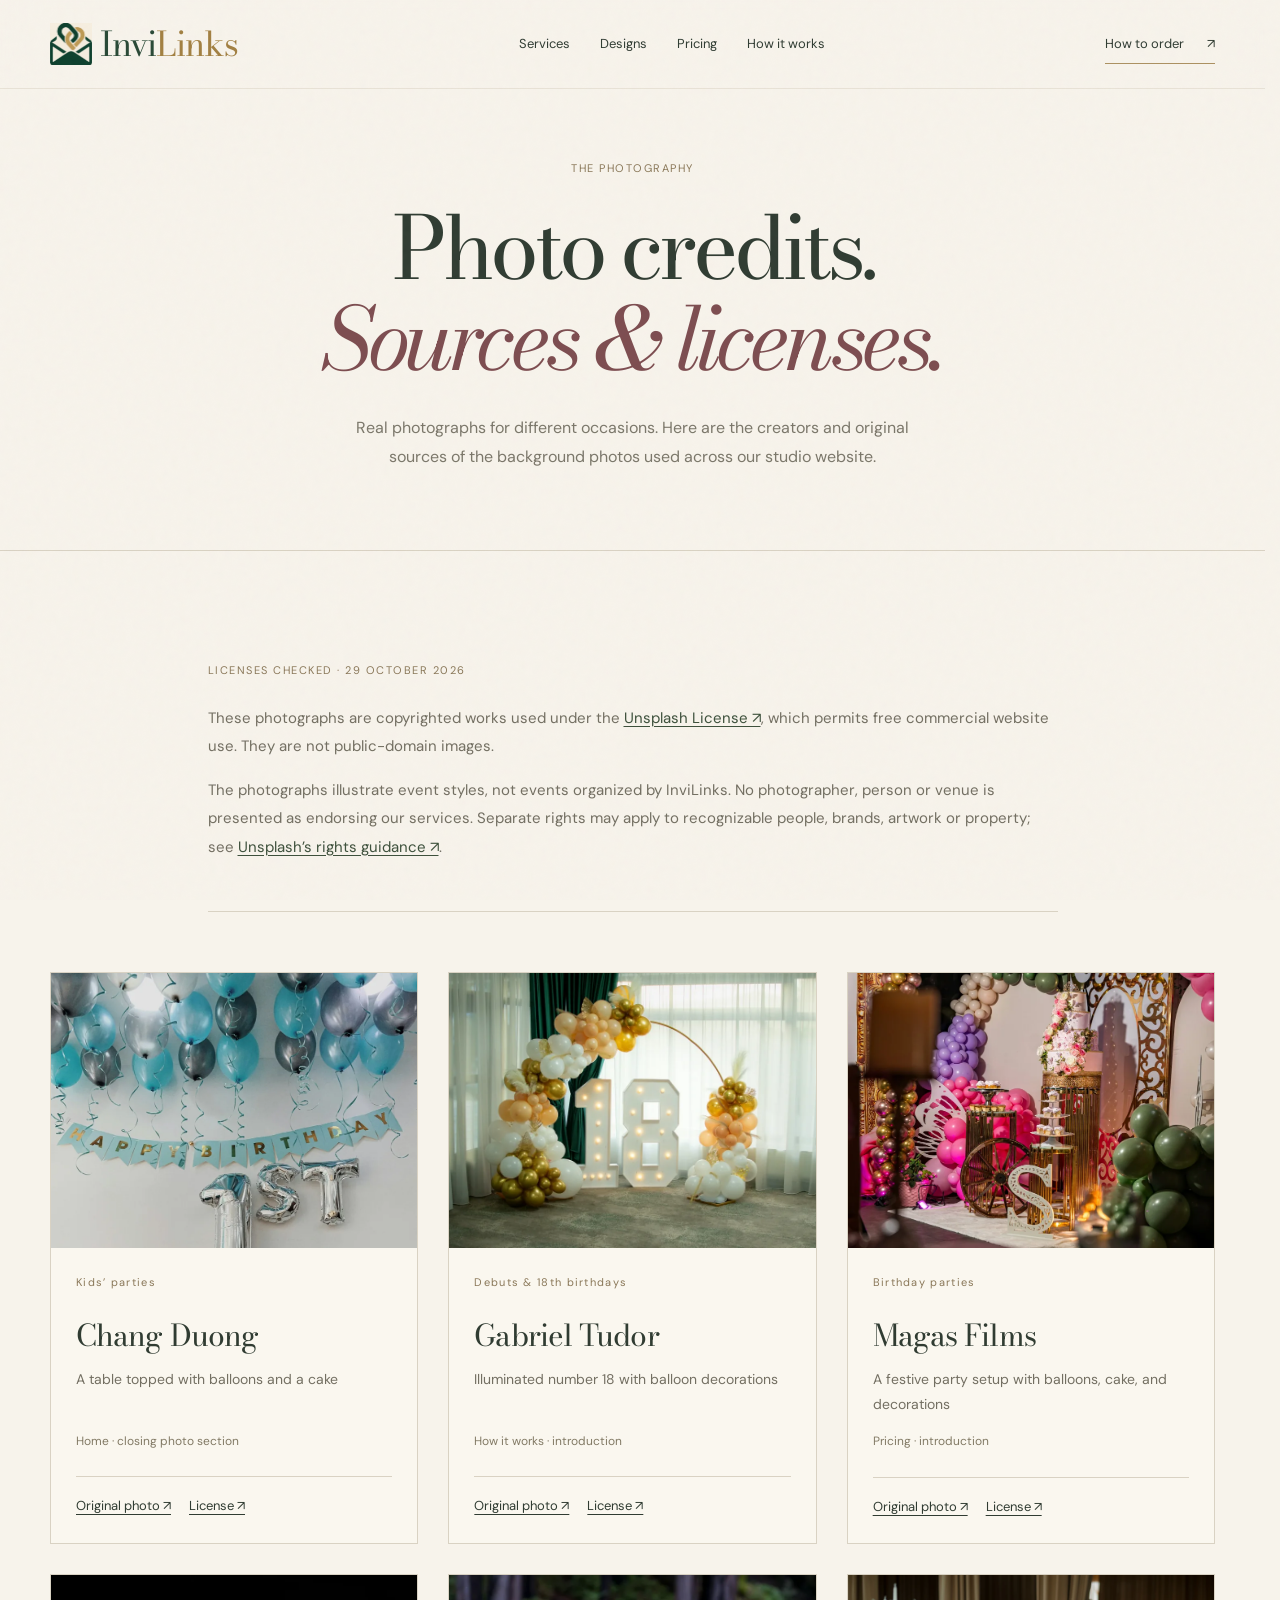
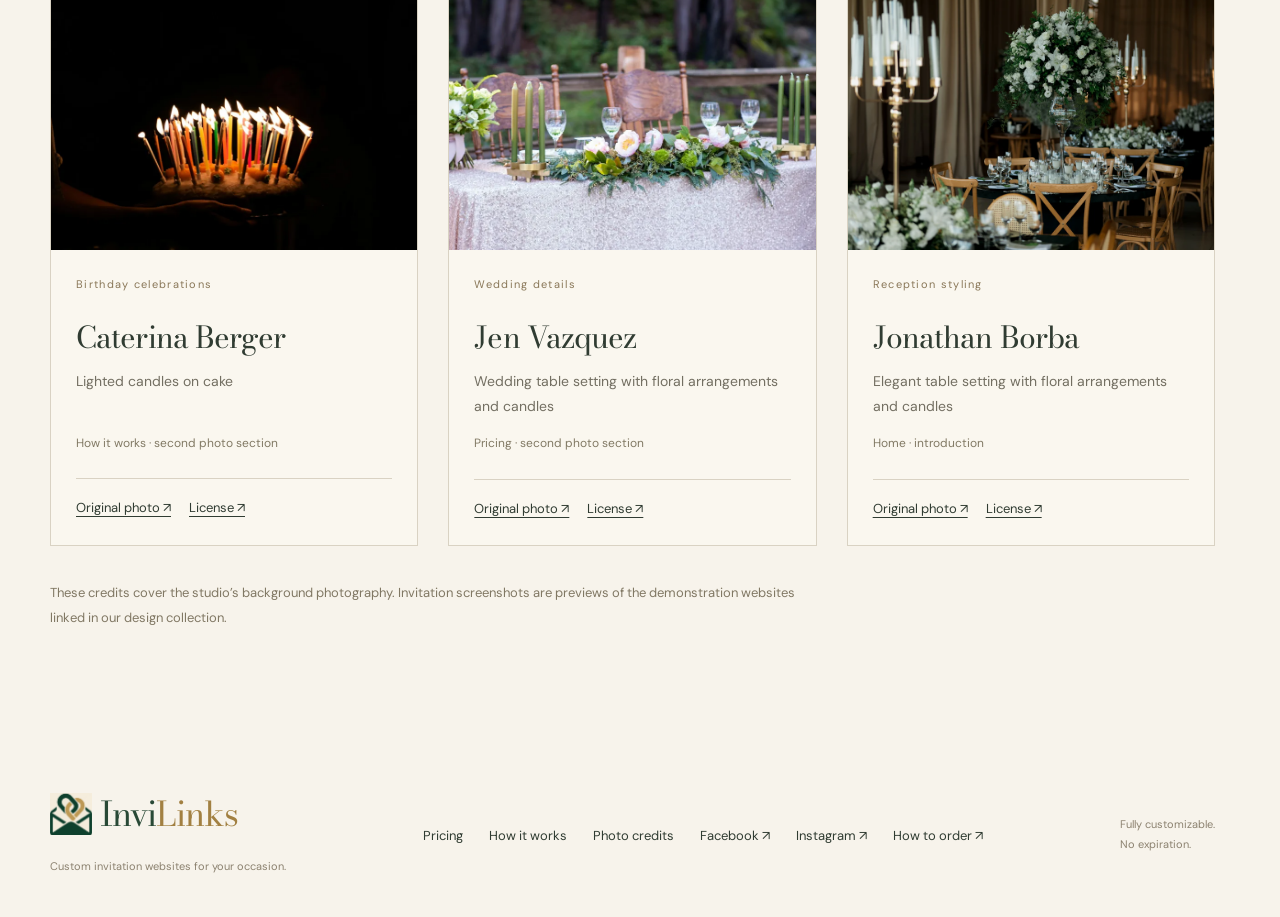
<file: photo-credits/index.html>
<!doctype html><html lang="en"><head><meta charset="utf-8"><meta name="viewport" content="width=device-width,initial-scale=1"><title>Photo credits — InviLinks</title><meta name="description" content="Custom invitation websites for weddings, debuts, birthdays, kids’ parties, company events and more. Fully customizable. From ₱1,499. No expiration."><meta name="theme-color" content="#f7f3eb"><script>try{const n=JSON.parse(sessionStorage.getItem("invilinks-page-transition")||"null");if(n&&Date.now()-n.at<30000&&!matchMedia("(prefers-reduced-motion: reduce)").matches){document.documentElement.classList.add("page-arriving");setTimeout(()=>document.documentElement.classList.remove("page-arriving"),3000)}}catch(e){}</script><meta name="invilinks-build" content="invilinks-social-scroll-package-match-20261029"><link rel="icon" href="/assets/invilinks-original.jpeg"><link rel="preload" href="/assets/bodoni-moda.ttf" as="font" type="font/ttf" crossorigin><link rel="stylesheet" href="/vendor/lenis.css?v=2f668ae84a66"><link rel="stylesheet" href="/experience.css?v=c84cca238069"><script src="/transitions.js?v=dc124bb4f417" defer></script><script src="/app.js?v=b319528bc8d3" defer></script><script src="/vendor/lenis.min.js?v=80f53e77f1c1" defer></script><script src="/experience.js?v=2f066a867bd1" defer></script></head><body data-page="credits"><a class="skip" href="#main">Skip to content</a><div class="progress" aria-hidden="true"></div><div class="film-grain" aria-hidden="true"></div><div class="page-veil" aria-hidden="true"><div class="veil-border"></div><div class="veil-content"><div class="veil-brand"><span class="brand-symbol"><img src="/assets/invilinks-original.jpeg" alt="" width="1254" height="1254"></span><span class="brand-word">Invi<span>Links</span></span></div><div class="veil-envelope" aria-hidden="true"><span class="veil-letter"></span><span class="veil-pocket"></span><span class="veil-flap"></span><span class="veil-seal">✦</span></div><span class="eyebrow">OPENING</span><p class="veil-label">The collection</p><span class="veil-line" aria-hidden="true"></span></div></div><header class="header-shell"><div class="header wrap"><a class="brand" href="/" aria-label="InviLinks home"><span class="brand-symbol" aria-hidden="true"><img src="/assets/invilinks-original.jpeg" alt="" width="1254" height="1254"></span><span class="brand-word">Invi<span>Links</span></span></a><nav aria-label="Main navigation"><a href="/#services">Services</a><a href="/#samples">Designs</a><a href="/pricing/">Pricing</a><a href="/how-it-works/">How it works</a></nav><button class="order-link" data-order>How to order <span>↗</span></button><button class="menu-toggle" aria-label="Open navigation" aria-expanded="false" aria-controls="mobile-menu"><span></span><span></span></button></div><nav id="mobile-menu" aria-label="Mobile navigation" hidden><a href="/#services">Services</a><a href="/#samples">Designs</a><a href="/pricing/">Pricing</a><a href="/how-it-works/">How it works</a><button data-order>How to order ↗</button></nav></header><main id="main"><section class="page-intro"><div class="wrap"><span class="eyebrow">THE PHOTOGRAPHY</span><h1>Photo credits.<br><em>Sources & licenses.</em></h1><p>Real photographs for different occasions. Here are the creators and original sources of the background photos used across our studio website.</p></div></section><section class="section wrap"><div class="credits-notice"><span class="eyebrow">LICENSES CHECKED · 29 OCTOBER 2026</span><p>These photographs are copyrighted works used under the <a href="https://unsplash.com/license" target="_blank" rel="noopener noreferrer">Unsplash License ↗</a>, which permits free commercial website use. They are not public-domain images.</p><p>The photographs illustrate event styles, not events organized by InviLinks. No photographer, person or venue is presented as endorsing our services. Separate rights may apply to recognizable people, brands, artwork or property; see <a href="https://help.unsplash.com/en/articles/2612329-releases-and-trademarks" target="_blank" rel="noopener noreferrer">Unsplash’s rights guidance ↗</a>.</p></div><div class="credits-grid"><article class="credit-card" id="photo-kids-first-birthday"><img src="/assets/scene-kids-first-birthday-mobile.webp" alt="A table topped with balloons and a cake" width="900" height="600" loading="lazy"><div class="credit-copy"><span class="eyebrow">Kids’ parties</span><h2>Chang Duong</h2><p>A table topped with balloons and a cake</p><small>Home · closing photo section</small><div class="credit-links"><a href="https://unsplash.com/photos/a-table-topped-with-balloons-and-a-cake-bhqUob2_pIY" target="_blank" rel="noopener noreferrer">Original photo ↗</a><a href="https://unsplash.com/license" target="_blank" rel="noopener noreferrer">License ↗</a></div></div></article><article class="credit-card" id="photo-debut-eighteen"><img src="/assets/scene-debut-eighteen-mobile.webp" alt="Illuminated number 18 with balloon decorations" width="900" height="600" loading="lazy"><div class="credit-copy"><span class="eyebrow">Debuts &amp; 18th birthdays</span><h2>Gabriel Tudor</h2><p>Illuminated number 18 with balloon decorations</p><small>How it works · introduction</small><div class="credit-links"><a href="https://unsplash.com/photos/illuminated-number-18-with-balloon-decorations-V-yhwaT6JrY" target="_blank" rel="noopener noreferrer">Original photo ↗</a><a href="https://unsplash.com/license" target="_blank" rel="noopener noreferrer">License ↗</a></div></div></article><article class="credit-card" id="photo-birthday-party"><img src="/assets/scene-birthday-party-mobile.webp" alt="A festive party setup with balloons, cake, and decorations" width="900" height="600" loading="lazy"><div class="credit-copy"><span class="eyebrow">Birthday parties</span><h2>Magas Films</h2><p>A festive party setup with balloons, cake, and decorations</p><small>Pricing · introduction</small><div class="credit-links"><a href="https://unsplash.com/photos/a-festive-party-setup-with-balloons-cake-and-decorations-pS1nnkdf1to" target="_blank" rel="noopener noreferrer">Original photo ↗</a><a href="https://unsplash.com/license" target="_blank" rel="noopener noreferrer">License ↗</a></div></div></article><article class="credit-card" id="photo-birthday-candles"><img src="/assets/scene-birthday-candles-mobile.webp" alt="Lighted candles on cake" width="900" height="600" loading="lazy"><div class="credit-copy"><span class="eyebrow">Birthday celebrations</span><h2>Caterina Berger</h2><p>Lighted candles on cake</p><small>How it works · second photo section</small><div class="credit-links"><a href="https://unsplash.com/photos/lighted-candles-on-cake-ETGJjk9o-48" target="_blank" rel="noopener noreferrer">Original photo ↗</a><a href="https://unsplash.com/license" target="_blank" rel="noopener noreferrer">License ↗</a></div></div></article><article class="credit-card" id="photo-garden-tables"><img src="/assets/scene-garden-tables-mobile.webp" alt="Wedding table setting with floral arrangements and candles" width="900" height="600" loading="lazy"><div class="credit-copy"><span class="eyebrow">Wedding details</span><h2>Jen Vazquez</h2><p>Wedding table setting with floral arrangements and candles</p><small>Pricing · second photo section</small><div class="credit-links"><a href="https://unsplash.com/photos/wedding-table-setting-with-floral-arrangements-and-candles-IAXH4tMEx_s" target="_blank" rel="noopener noreferrer">Original photo ↗</a><a href="https://unsplash.com/license" target="_blank" rel="noopener noreferrer">License ↗</a></div></div></article><article class="credit-card" id="photo-reception"><img src="/assets/invitation-reception-mobile.webp" alt="Elegant table setting with floral arrangements and candles" width="900" height="600" loading="lazy"><div class="credit-copy"><span class="eyebrow">Reception styling</span><h2>Jonathan Borba</h2><p>Elegant table setting with floral arrangements and candles</p><small>Home · introduction</small><div class="credit-links"><a href="https://unsplash.com/photos/elegant-table-setting-with-floral-arrangements-and-candles-qz2U7LwQTiQ" target="_blank" rel="noopener noreferrer">Original photo ↗</a><a href="https://unsplash.com/license" target="_blank" rel="noopener noreferrer">License ↗</a></div></div></article></div><p class="credits-scope">These credits cover the studio’s background photography. Invitation screenshots are previews of the demonstration websites linked in our design collection.</p></section></main><footer class="wrap"><div><a class="brand" href="/" aria-label="InviLinks home"><span class="brand-symbol" aria-hidden="true"><img src="/assets/invilinks-original.jpeg" alt="" width="1254" height="1254"></span><span class="brand-word">Invi<span>Links</span></span></a><p>Custom invitation websites for your occasion.</p></div><div class="footer-nav"><a href="/pricing/">Pricing</a><a href="/how-it-works/">How it works</a><a href="/photo-credits/">Photo credits</a><a data-social="facebook" href="https://www.facebook.com/profile.php?id=61595918734866" target="_blank" rel="noopener noreferrer">Facebook ↗</a><a data-social="instagram" href="https://www.instagram.com/invilinks/" target="_blank" rel="noopener noreferrer">Instagram ↗</a><button data-order>How to order ↗</button></div><p>Fully customizable.<br>No expiration.</p></footer><dialog data-lenis-prevent id="viewer" aria-labelledby="viewer-title"><div class="viewer-bar"><div><span class="eyebrow">INVILINKS / DESIGN SAMPLE</span><h2 id="viewer-title">Sample preview</h2></div><div class="viewer-controls" role="group" aria-label="Preview size"><button data-device="desktop" aria-pressed="true">Desktop</button><button data-device="phone" aria-pressed="false">Phone</button></div><a id="viewer-open" href="https://weddingsample2.pages.dev/" target="_blank" rel="noopener noreferrer">Open website ↗</a><button class="close-dialog" data-close aria-label="Close sample preview">×</button></div><div class="viewer-stage" data-size="desktop"><span class="viewer-loading">Loading the invitation…</span><iframe id="viewer-frame" title="Live invitation sample" allow="autoplay; fullscreen" referrerpolicy="strict-origin-when-cross-origin"></iframe></div><p class="viewer-caption">A sample of design and animation, not an event restriction or fixed template. Music may play when you open an invitation.</p></dialog>
<dialog data-lenis-prevent id="order-dialog" aria-labelledby="order-title"><button class="close-dialog" data-close aria-label="Close ordering information">×</button><span class="eyebrow">HOW TO ORDER</span><h2 id="order-title">Start with<br><em>a conversation.</em></h2><p>Message InviLinks on Facebook or Instagram with your event, date and ideas. We’ll help you choose a package and confirm the design direction.</p><div class="social-buttons"><a data-social="facebook" href="https://www.facebook.com/profile.php?id=61595918734866" target="_blank" rel="noopener noreferrer">Message on Facebook ↗</a><a data-social="instagram" href="https://www.instagram.com/invilinks/" target="_blank" rel="noopener noreferrer">Message on Instagram ↗</a></div><p class="social-note">Choose a page above to contact us, or prepare and copy your inquiry below before opening your chat.</p><form id="inquiry-form"><div class="field-pair"><label>Occasion<select name="occasion"><option>Wedding</option><option>Debut</option><option>Birthday</option><option>Kids’ party</option><option>Company event</option><option>Anniversary</option><option>Another occasion</option></select></label><label>Package<select name="package" id="inquiry-package"><option>Help me choose</option><option>Classic — ₱1,499</option><option>Signature — ₱1,999</option><option>Immersive — ₱2,499</option></select></label></div><div class="field-pair"><label>RSVP method<select name="rsvp"><option>Text message</option><option>Google Forms</option></select></label><label>Background music<input name="music" type="text" maxlength="200" placeholder="Song title or link"></label></div><label>Your ideas<textarea name="ideas" rows="3" maxlength="1500" placeholder="Event date, theme, colors or references…"></textarea></label><button class="button dark" type="submit">Prepare my inquiry <span>↗</span></button></form><div id="inquiry-result" hidden><label for="inquiry-text">Your message</label><textarea id="inquiry-text" rows="7" readonly></textarea><button class="text-button" id="copy-inquiry">Copy message ↗</button><p id="copy-status" role="status"></p></div><p class="privacy-note">Your inquiry stays on this device until you choose to send it through a messaging app.</p></dialog></body></html>
</file>
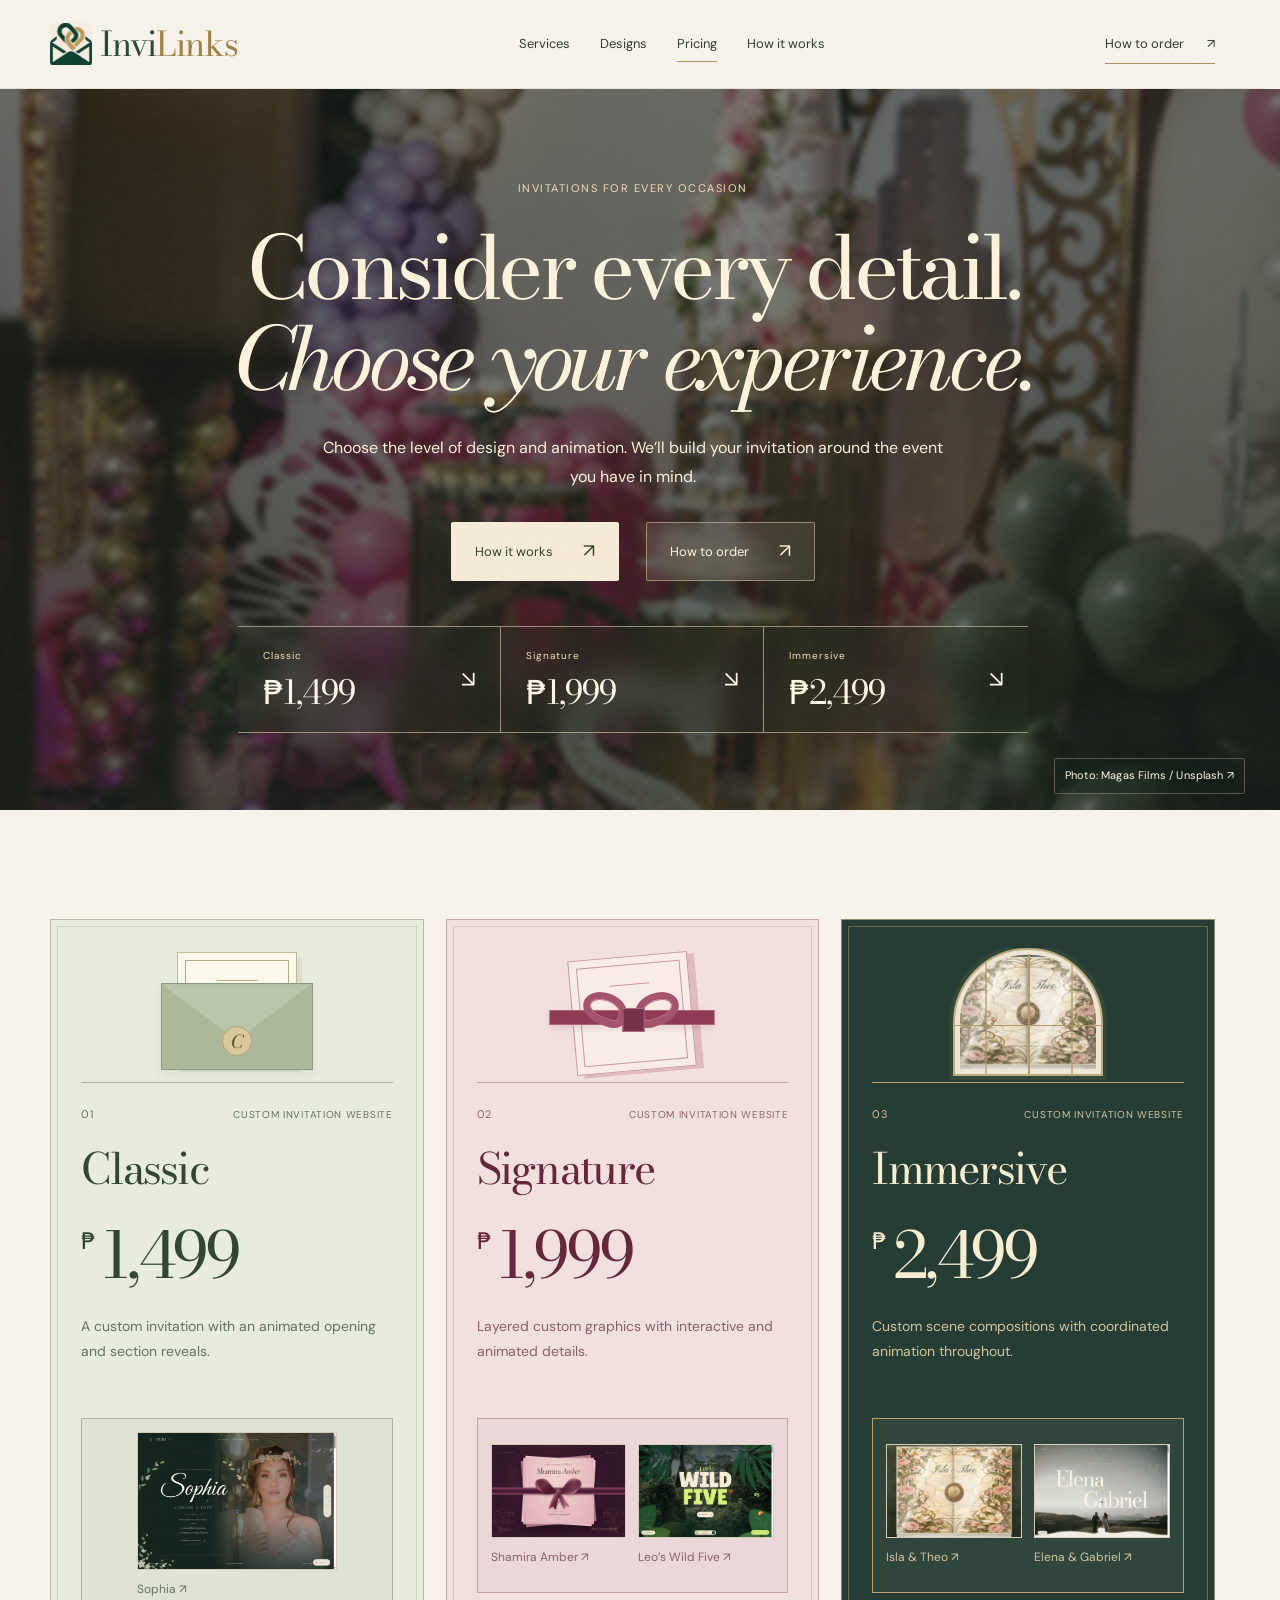
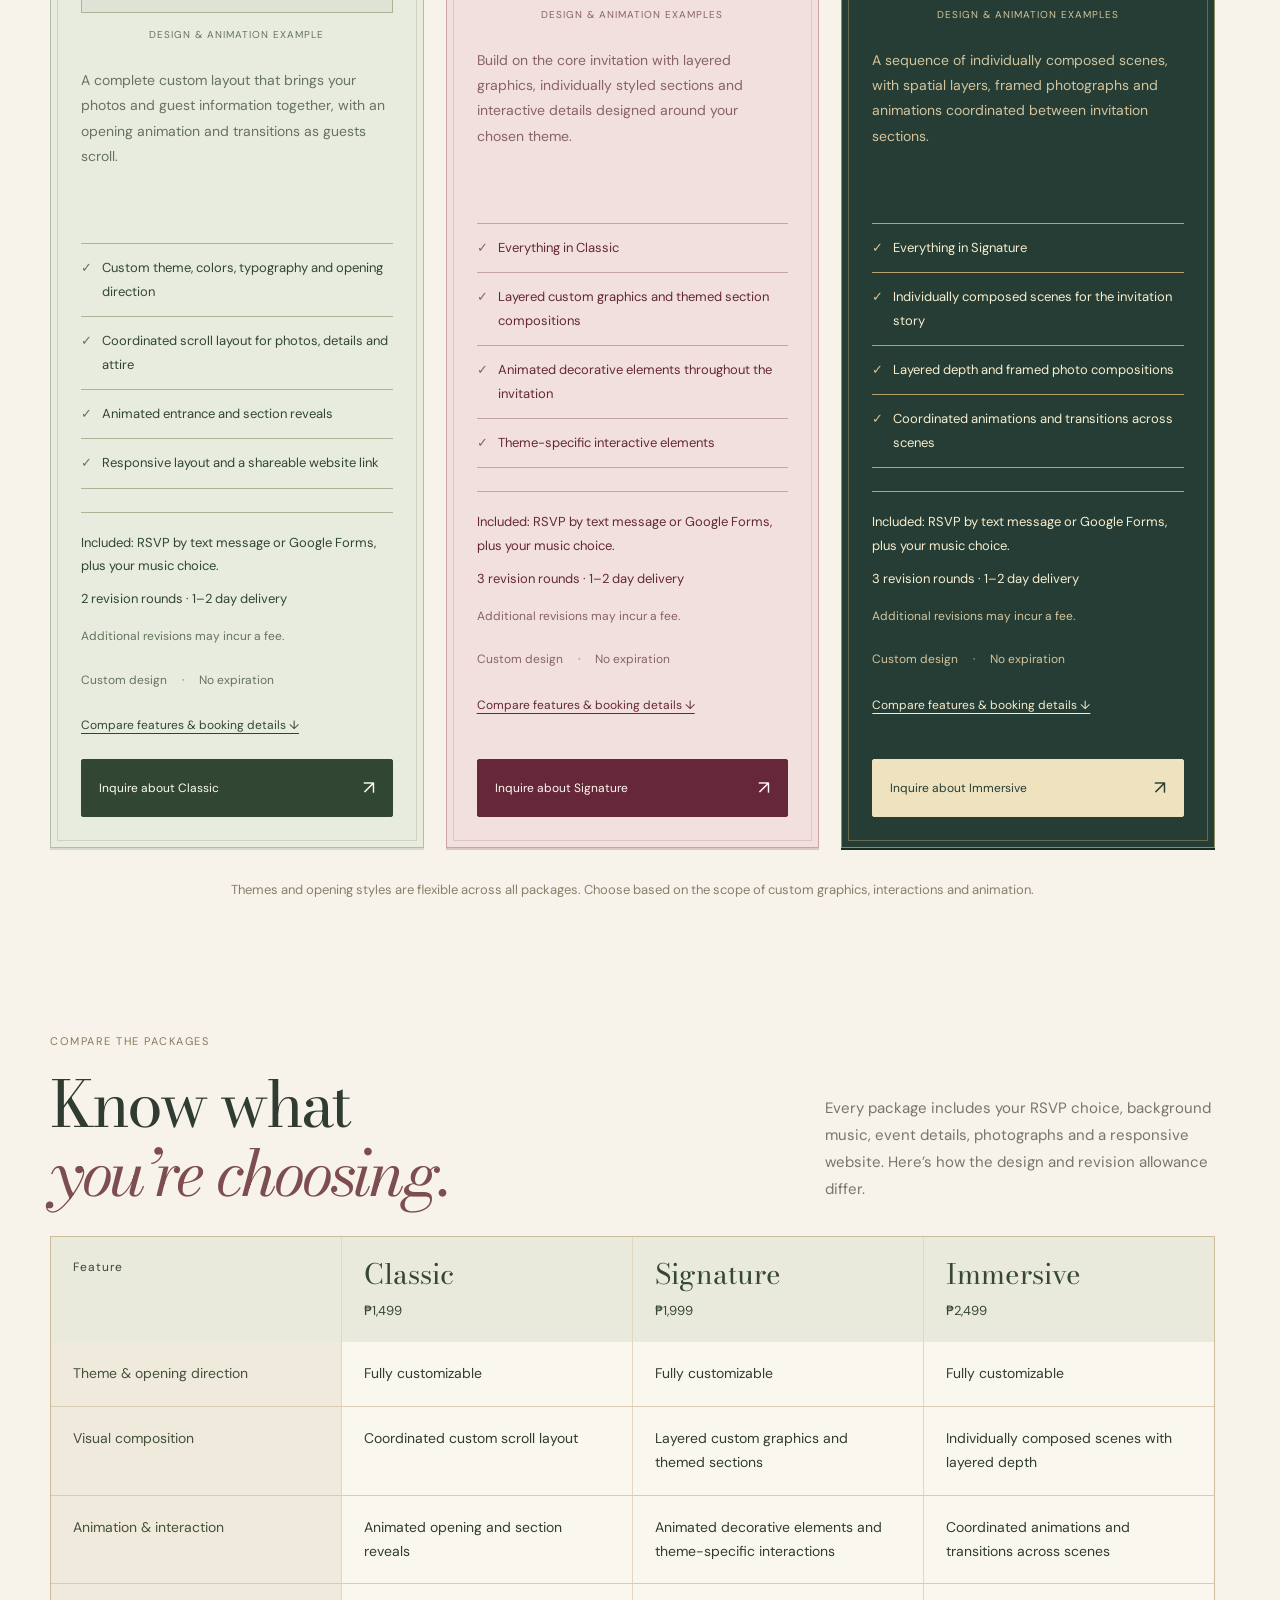
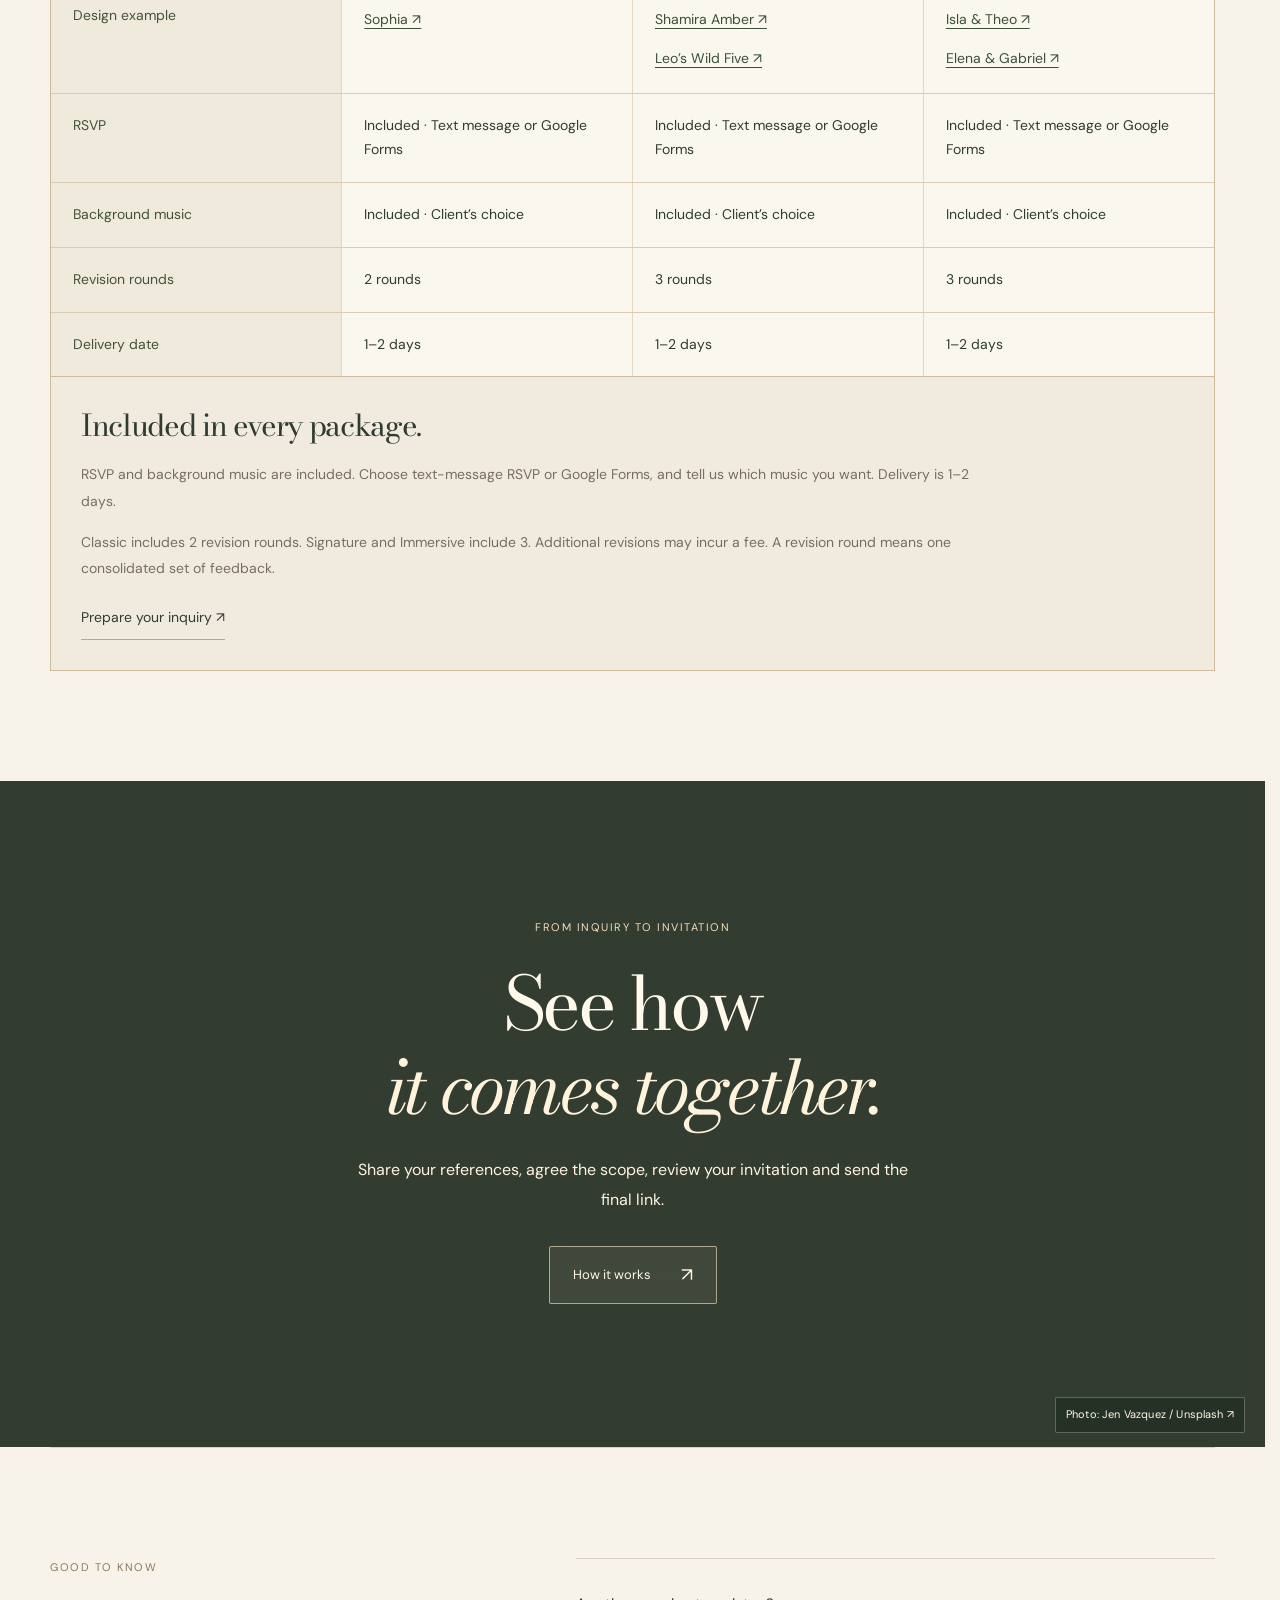
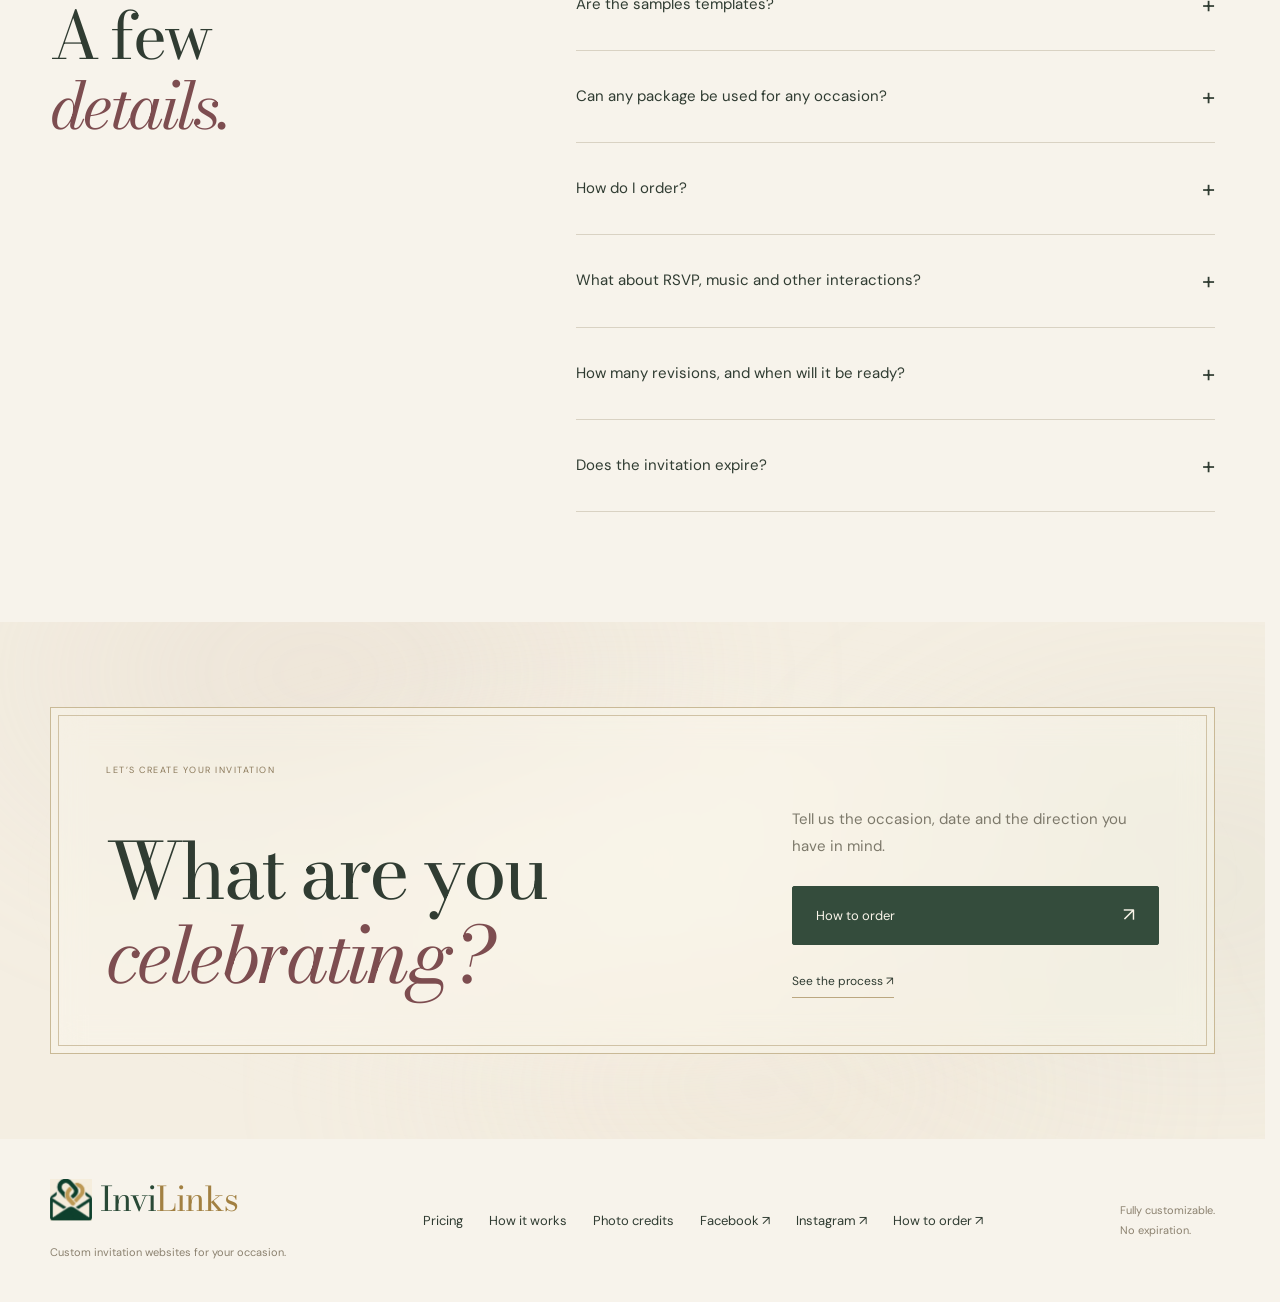
<file: pricing/index.html>
<!doctype html><html lang="en"><head><meta charset="utf-8"><meta name="viewport" content="width=device-width,initial-scale=1"><title>Pricing — InviLinks</title><meta name="description" content="Custom invitation websites for weddings, debuts, birthdays, kids’ parties, company events and more. Fully customizable. From ₱1,499. No expiration."><meta name="theme-color" content="#f7f3eb"><script>try{const n=JSON.parse(sessionStorage.getItem("invilinks-page-transition")||"null");if(n&&Date.now()-n.at<30000&&!matchMedia("(prefers-reduced-motion: reduce)").matches){document.documentElement.classList.add("page-arriving");setTimeout(()=>document.documentElement.classList.remove("page-arriving"),3000)}}catch(e){}</script><meta name="invilinks-build" content="invilinks-social-scroll-package-match-20261029"><link rel="icon" href="/assets/invilinks-original.jpeg"><link rel="preload" href="/assets/bodoni-moda.ttf" as="font" type="font/ttf" crossorigin><link rel="stylesheet" href="/vendor/lenis.css?v=2f668ae84a66"><link rel="stylesheet" href="/experience.css?v=c84cca238069"><script src="/transitions.js?v=dc124bb4f417" defer></script><script src="/app.js?v=b319528bc8d3" defer></script><script src="/vendor/lenis.min.js?v=80f53e77f1c1" defer></script><script src="/experience.js?v=2f066a867bd1" defer></script></head><body data-page="pricing"><a class="skip" href="#main">Skip to content</a><div class="progress" aria-hidden="true"></div><div class="film-grain" aria-hidden="true"></div><div class="page-veil" aria-hidden="true"><div class="veil-border"></div><div class="veil-content"><div class="veil-brand"><span class="brand-symbol"><img src="/assets/invilinks-original.jpeg" alt="" width="1254" height="1254"></span><span class="brand-word">Invi<span>Links</span></span></div><div class="veil-envelope" aria-hidden="true"><span class="veil-letter"></span><span class="veil-pocket"></span><span class="veil-flap"></span><span class="veil-seal">✦</span></div><span class="eyebrow">OPENING</span><p class="veil-label">The collection</p><span class="veil-line" aria-hidden="true"></span></div></div><header class="header-shell"><div class="header wrap"><a class="brand" href="/" aria-label="InviLinks home"><span class="brand-symbol" aria-hidden="true"><img src="/assets/invilinks-original.jpeg" alt="" width="1254" height="1254"></span><span class="brand-word">Invi<span>Links</span></span></a><nav aria-label="Main navigation"><a href="/#services">Services</a><a href="/#samples">Designs</a><a href="/pricing/" aria-current="page">Pricing</a><a href="/how-it-works/">How it works</a></nav><button class="order-link" data-order>How to order <span>↗</span></button><button class="menu-toggle" aria-label="Open navigation" aria-expanded="false" aria-controls="mobile-menu"><span></span><span></span></button></div><nav id="mobile-menu" aria-label="Mobile navigation" hidden><a href="/#services">Services</a><a href="/#samples">Designs</a><a href="/pricing/" aria-current="page">Pricing</a><a href="/how-it-works/">How it works</a><button data-order>How to order ↗</button></nav></header><main id="main"><section class="page-intro photo-scene photo-page-intro"><div class="scene-backdrop scene-birthday-party" aria-hidden="true"><picture><source media="(max-width: 800px)" srcset="/assets/scene-birthday-party-mobile.webp"><img src="/assets/scene-birthday-party.webp" alt="" loading="lazy" decoding="async"></picture><div class="scene-shade"></div></div><a class="scene-credit " href="/photo-credits/#photo-birthday-party">Photo: Magas Films / Unsplash ↗</a><div class="wrap"><span class="eyebrow">INVITATIONS FOR EVERY OCCASION</span><h1 data-reveal>Consider every detail.<br><em>Choose your experience.</em></h1><p>Choose the level of design and animation. We’ll build your invitation around the event you have in mind.</p><div class="intro-actions"><a class="button dark" href="/how-it-works/">How it works <span>↗</span></a><button class="button glass" data-order>How to order <span>↗</span></button></div><nav class="price-nav" aria-label="Package prices"><a href="#classic"><span>Classic</span><strong>₱1,499</strong><i>↘</i></a><a href="#signature"><span>Signature</span><strong>₱1,999</strong><i>↘</i></a><a href="#immersive"><span>Immersive</span><strong>₱2,499</strong><i>↘</i></a></nav></div></section><section class="section wrap"><div class="plan-grid"><article class="plan classic" id="classic"><span class="package-art art-classic" aria-hidden="true"><span class="art-paper"></span><span class="art-envelope"><i></i><b>C</b></span></span><div class="plan-top"><span>01</span><span>CUSTOM INVITATION WEBSITE</span></div><h2 data-reveal>Classic</h2><p class="plan-price"><span>₱</span>1,499</p><p class="plan-line">A custom invitation with an animated opening and section reveals.</p><div class="plan-examples "><button data-preview="sophia" aria-label="Preview Sophia"><div class="browser"><img src="/assets/sophia-preview.webp" alt="Sophia — actual invitation design sample" width="1363" height="936" loading="lazy"></div><span>Sophia ↗</span></button></div><p class="plan-example-label">DESIGN & ANIMATION EXAMPLE</p><p class="plan-description">A complete custom layout that brings your photos and guest information together, with an opening animation and transitions as guests scroll.</p><ul><li><span>✓</span>Custom theme, colors, typography and opening direction</li><li><span>✓</span>Coordinated scroll layout for photos, details and attire</li><li><span>✓</span>Animated entrance and section reveals</li><li><span>✓</span>Responsive layout and a shareable website link</li></ul><div class="plan-inclusions"><p><strong>Included:</strong> RSVP by text message or Google Forms, plus your music choice.</p><p>2 revision rounds · 1–2 day delivery</p><small>Additional revisions may incur a fee.</small></div><div class="plan-tags"><span>Custom design</span><span>No expiration</span></div><a class="plan-compare-link" href="#comparison">Compare features & booking details ↓</a><button class="button dark" data-order="Classic">Inquire about Classic <span>↗</span></button></article><article class="plan signature" id="signature"><span class="package-art art-signature" aria-hidden="true"><span class="art-paper"></span><span class="art-ribbon"><i></i><b></b></span></span><div class="plan-top"><span>02</span><span>CUSTOM INVITATION WEBSITE</span></div><h2 data-reveal>Signature</h2><p class="plan-price"><span>₱</span>1,999</p><p class="plan-line">Layered custom graphics with interactive and animated details.</p><div class="plan-examples duo"><button data-preview="shamira" aria-label="Preview Shamira Amber"><div class="browser"><img src="/assets/shamira-preview.webp" alt="Shamira Amber — actual invitation design sample" width="1363" height="936" loading="lazy"></div><span>Shamira Amber ↗</span></button><button data-preview="leo" aria-label="Preview Leo’s Wild Five"><div class="browser"><img src="/assets/leo-preview.webp" alt="Leo’s Wild Five — actual invitation design sample" width="1363" height="936" loading="lazy"></div><span>Leo’s Wild Five ↗</span></button></div><p class="plan-example-label">DESIGN & ANIMATION EXAMPLES</p><p class="plan-description">Build on the core invitation with layered graphics, individually styled sections and interactive details designed around your chosen theme.</p><ul><li><span>✓</span>Everything in Classic</li><li><span>✓</span>Layered custom graphics and themed section compositions</li><li><span>✓</span>Animated decorative elements throughout the invitation</li><li><span>✓</span>Theme-specific interactive elements</li></ul><div class="plan-inclusions"><p><strong>Included:</strong> RSVP by text message or Google Forms, plus your music choice.</p><p>3 revision rounds · 1–2 day delivery</p><small>Additional revisions may incur a fee.</small></div><div class="plan-tags"><span>Custom design</span><span>No expiration</span></div><a class="plan-compare-link" href="#comparison">Compare features & booking details ↓</a><button class="button dark" data-order="Signature">Inquire about Signature <span>↗</span></button></article><article class="plan immersive" id="immersive"><span class="package-art art-immersive" aria-hidden="true"><span class="art-arch"><img src="/assets/rose-preview.webp" alt="" width="1363" height="936" loading="lazy"><i></i></span></span><div class="plan-top"><span>03</span><span>CUSTOM INVITATION WEBSITE</span></div><h2 data-reveal>Immersive</h2><p class="plan-price"><span>₱</span>2,499</p><p class="plan-line">Custom scene compositions with coordinated animation throughout.</p><div class="plan-examples duo"><button data-preview="rose" aria-label="Preview Isla &amp; Theo"><div class="browser"><img src="/assets/rose-preview.webp" alt="Isla &amp; Theo — actual invitation design sample" width="1363" height="936" loading="lazy"></div><span>Isla & Theo ↗</span></button><button data-preview="elena" aria-label="Preview Elena &amp; Gabriel"><div class="browser"><img src="/assets/elena-preview.webp" alt="Elena &amp; Gabriel — actual invitation design sample" width="1363" height="936" loading="lazy"></div><span>Elena & Gabriel ↗</span></button></div><p class="plan-example-label">DESIGN & ANIMATION EXAMPLES</p><p class="plan-description">A sequence of individually composed scenes, with spatial layers, framed photographs and animations coordinated between invitation sections.</p><ul><li><span>✓</span>Everything in Signature</li><li><span>✓</span>Individually composed scenes for the invitation story</li><li><span>✓</span>Layered depth and framed photo compositions</li><li><span>✓</span>Coordinated animations and transitions across scenes</li></ul><div class="plan-inclusions"><p><strong>Included:</strong> RSVP by text message or Google Forms, plus your music choice.</p><p>3 revision rounds · 1–2 day delivery</p><small>Additional revisions may incur a fee.</small></div><div class="plan-tags"><span>Custom design</span><span>No expiration</span></div><a class="plan-compare-link" href="#comparison">Compare features & booking details ↓</a><button class="button dark" data-order="Immersive">Inquire about Immersive <span>↗</span></button></article></div><p class="plan-note">Themes and opening styles are flexible across all packages. Choose based on the scope of custom graphics, interactions and animation.</p></section><section class="section wrap comparison-section" id="comparison"><div class="section-head"><div data-reveal><span class="eyebrow">COMPARE THE PACKAGES</span><h2>Know what<br><em>you’re choosing.</em></h2></div><p data-reveal>Every package includes your RSVP choice, background music, event details, photographs and a responsive website. Here’s how the design and revision allowance differ.</p></div><p class="table-hint">On smaller screens, swipe the table to compare all packages →</p><div class="comparison-scroll" tabindex="0" role="region" aria-label="Package feature comparison"><table class="comparison-table"><caption class="sr-only">Classic, Signature and Immersive package comparison</caption><thead><tr><th scope="col">Feature</th><th scope="col">Classic<small>₱1,499</small></th><th scope="col">Signature<small>₱1,999</small></th><th scope="col">Immersive<small>₱2,499</small></th></tr></thead><tbody><tr><th scope="row">Theme & opening direction</th><td>Fully customizable</td><td>Fully customizable</td><td>Fully customizable</td></tr><tr><th scope="row">Visual composition</th><td>Coordinated custom scroll layout</td><td>Layered custom graphics and themed sections</td><td>Individually composed scenes with layered depth</td></tr><tr><th scope="row">Animation & interaction</th><td>Animated opening and section reveals</td><td>Animated decorative elements and theme-specific interactions</td><td>Coordinated animations and transitions across scenes</td></tr><tr><th scope="row">Design example</th><td><div class="comparison-sample-links"><a href="https://sophiasticated18.pages.dev/" target="_blank" rel="noopener noreferrer">Sophia ↗</a></div></td><td><div class="comparison-sample-links"><a href="https://shamirainbloom.pages.dev/" target="_blank" rel="noopener noreferrer">Shamira Amber ↗</a><a href="https://kidspartysample.pages.dev/" target="_blank" rel="noopener noreferrer">Leo’s Wild Five ↗</a></div></td><td><div class="comparison-sample-links"><a href="https://weddingsample2.pages.dev/" target="_blank" rel="noopener noreferrer">Isla &amp; Theo ↗</a><a href="https://weddingsample.pages.dev/" target="_blank" rel="noopener noreferrer">Elena &amp; Gabriel ↗</a></div></td></tr><tr><th scope="row">RSVP</th><td>Included · Text message or Google Forms</td><td>Included · Text message or Google Forms</td><td>Included · Text message or Google Forms</td></tr><tr><th scope="row">Background music</th><td>Included · Client’s choice</td><td>Included · Client’s choice</td><td>Included · Client’s choice</td></tr><tr><th scope="row">Revision rounds</th><td>2 rounds</td><td>3 rounds</td><td>3 rounds</td></tr><tr><th scope="row">Delivery date</th><td>1–2 days</td><td>1–2 days</td><td>1–2 days</td></tr></tbody></table></div><div class="booking-clarity"><h3>Included in every package.</h3><p>RSVP and background music are included. Choose text-message RSVP or Google Forms, and tell us which music you want. Delivery is 1–2 days.</p><p>Classic includes 2 revision rounds. Signature and Immersive include 3. Additional revisions may incur a fee. A revision round means one consolidated set of feedback.</p><button class="text-button" data-order>Prepare your inquiry ↗</button></div></section><section class="photo-scene editorial-scene"><div class="scene-backdrop scene-garden-tables" aria-hidden="true"><picture><source media="(max-width: 800px)" srcset="/assets/scene-garden-tables-mobile.webp"><img src="/assets/scene-garden-tables.webp" alt="" loading="lazy" decoding="async"></picture><div class="scene-shade"></div></div><a class="scene-credit " href="/photo-credits/#photo-garden-tables">Photo: Jen Vazquez / Unsplash ↗</a><div class="scene-content wrap"><span class="eyebrow">FROM INQUIRY TO INVITATION</span><h2>See how<br><em>it comes together.</em></h2><p>Share your references, agree the scope, review your invitation and send the final link.</p><a class="button scene-button" href="/how-it-works/">How it works <span>↗</span></a></div></section><section class="section wrap faq-section"><div data-reveal><span class="eyebrow">GOOD TO KNOW</span><h2>A few<br><em>details.</em></h2></div><div class="faq-list"><details><summary>Are the samples templates?<span>+</span></summary><p>No. They show design, animation and feature possibilities. The whole website can be designed in a different direction for your event. An envelope, ribbon or other opening direction is not restricted to a particular package.</p></details><details><summary>Can any package be used for any occasion?<span>+</span></summary><p>Yes. Classic, Signature and Immersive describe the scope of graphics, interactions and animation. Themes and opening styles can be adapted across all three packages. All are available for weddings, debuts, birthdays, kids’ parties, company events and other occasions.</p></details><details><summary>How do I order?<span>+</span></summary><p>Message the official InviLinks Facebook or Instagram page with your event, date and ideas. Open How to order to choose Facebook or Instagram and prepare your inquiry.</p><button class="text-button" data-order>How to order ↗</button></details><details><summary>What about RSVP, music and other interactions?<span>+</span></summary><p>RSVP and background music are included in every package. Choose RSVP through text message or Google Forms, and tell us the song you want. The sample forms are demonstrations and do not send responses to a host.</p></details><details><summary>How many revisions, and when will it be ready?<span>+</span></summary><p>Delivery is 1–2 days. Classic includes 2 revision rounds; Signature and Immersive include 3. Additional revisions may incur a fee. Each round is one consolidated set of feedback.</p></details><details><summary>Does the invitation expire?<span>+</span></summary><p>No expiration. Your invitation has no scheduled expiry date.</p></details></div></section><section class="closing"><div class="mesh " aria-hidden="true"><i></i><i></i><i></i><i></i></div><div class="wrap closing-card" data-reveal><span class="eyebrow">LET’S CREATE YOUR INVITATION</span><h2>What are you<br><em>celebrating?</em></h2><div><p>Tell us the occasion, date and the direction you have in mind.</p><button class="button dark" data-order>How to order <span>↗</span></button><a class="text-link" href="/how-it-works/">See the process ↗</a></div></div></section></main><footer class="wrap"><div><a class="brand" href="/" aria-label="InviLinks home"><span class="brand-symbol" aria-hidden="true"><img src="/assets/invilinks-original.jpeg" alt="" width="1254" height="1254"></span><span class="brand-word">Invi<span>Links</span></span></a><p>Custom invitation websites for your occasion.</p></div><div class="footer-nav"><a href="/pricing/">Pricing</a><a href="/how-it-works/">How it works</a><a href="/photo-credits/">Photo credits</a><a data-social="facebook" href="https://www.facebook.com/profile.php?id=61595918734866" target="_blank" rel="noopener noreferrer">Facebook ↗</a><a data-social="instagram" href="https://www.instagram.com/invilinks/" target="_blank" rel="noopener noreferrer">Instagram ↗</a><button data-order>How to order ↗</button></div><p>Fully customizable.<br>No expiration.</p></footer><dialog data-lenis-prevent id="viewer" aria-labelledby="viewer-title"><div class="viewer-bar"><div><span class="eyebrow">INVILINKS / DESIGN SAMPLE</span><h2 id="viewer-title">Sample preview</h2></div><div class="viewer-controls" role="group" aria-label="Preview size"><button data-device="desktop" aria-pressed="true">Desktop</button><button data-device="phone" aria-pressed="false">Phone</button></div><a id="viewer-open" href="https://weddingsample2.pages.dev/" target="_blank" rel="noopener noreferrer">Open website ↗</a><button class="close-dialog" data-close aria-label="Close sample preview">×</button></div><div class="viewer-stage" data-size="desktop"><span class="viewer-loading">Loading the invitation…</span><iframe id="viewer-frame" title="Live invitation sample" allow="autoplay; fullscreen" referrerpolicy="strict-origin-when-cross-origin"></iframe></div><p class="viewer-caption">A sample of design and animation, not an event restriction or fixed template. Music may play when you open an invitation.</p></dialog>
<dialog data-lenis-prevent id="order-dialog" aria-labelledby="order-title"><button class="close-dialog" data-close aria-label="Close ordering information">×</button><span class="eyebrow">HOW TO ORDER</span><h2 id="order-title">Start with<br><em>a conversation.</em></h2><p>Message InviLinks on Facebook or Instagram with your event, date and ideas. We’ll help you choose a package and confirm the design direction.</p><div class="social-buttons"><a data-social="facebook" href="https://www.facebook.com/profile.php?id=61595918734866" target="_blank" rel="noopener noreferrer">Message on Facebook ↗</a><a data-social="instagram" href="https://www.instagram.com/invilinks/" target="_blank" rel="noopener noreferrer">Message on Instagram ↗</a></div><p class="social-note">Choose a page above to contact us, or prepare and copy your inquiry below before opening your chat.</p><form id="inquiry-form"><div class="field-pair"><label>Occasion<select name="occasion"><option>Wedding</option><option>Debut</option><option>Birthday</option><option>Kids’ party</option><option>Company event</option><option>Anniversary</option><option>Another occasion</option></select></label><label>Package<select name="package" id="inquiry-package"><option>Help me choose</option><option>Classic — ₱1,499</option><option>Signature — ₱1,999</option><option>Immersive — ₱2,499</option></select></label></div><div class="field-pair"><label>RSVP method<select name="rsvp"><option>Text message</option><option>Google Forms</option></select></label><label>Background music<input name="music" type="text" maxlength="200" placeholder="Song title or link"></label></div><label>Your ideas<textarea name="ideas" rows="3" maxlength="1500" placeholder="Event date, theme, colors or references…"></textarea></label><button class="button dark" type="submit">Prepare my inquiry <span>↗</span></button></form><div id="inquiry-result" hidden><label for="inquiry-text">Your message</label><textarea id="inquiry-text" rows="7" readonly></textarea><button class="text-button" id="copy-inquiry">Copy message ↗</button><p id="copy-status" role="status"></p></div><p class="privacy-note">Your inquiry stays on this device until you choose to send it through a messaging app.</p></dialog></body></html>
</file>
<file: vendor/lenis.css>
html.lenis,
html.lenis body {
  height: auto;
}

.lenis:not(.lenis-autoToggle).lenis-stopped {
  overflow: clip;
}

.lenis [data-lenis-prevent],
.lenis [data-lenis-prevent-wheel],
.lenis [data-lenis-prevent-touch],
.lenis [data-lenis-prevent-vertical],
.lenis [data-lenis-prevent-horizontal] {
  overscroll-behavior: contain;
}

.lenis.lenis-smooth iframe {
  pointer-events: none;
}

.lenis.lenis-autoToggle {
  transition-property: overflow;
  transition-duration: 1ms;
  transition-behavior: allow-discrete;
}
</file>
<file: experience.css>
@font-face{font-family:DM;src:url('/assets/dm-sans.ttf') format('truetype');font-weight:100 1000;font-display:swap}
@font-face{font-family:Bodoni;src:url('/assets/bodoni-moda.ttf') format('truetype');font-weight:400 900;font-display:swap}
@font-face{font-family:Bodoni;src:url('/assets/bodoni-moda-italic.ttf') format('truetype');font-weight:400 900;font-style:italic;font-display:swap}
:root{--paper:#f7f3eb;--white:#fffcf6;--ink:#303c32;--forest:#344c3c;--deep:#344c3c;--muted:#76776a;--gold:#ac9161;--line:#d9d2c3;--sans:DM,Arial,sans-serif;--serif:Bodoni,Georgia,serif}
*{box-sizing:border-box}html{scroll-behavior:smooth;scroll-padding-top:110px}body{margin:0;background:var(--paper);color:var(--ink);font:16px/1.8 var(--sans);overflow-x:clip}a{color:inherit;text-decoration:none}button,input,textarea,select{font:inherit;color:inherit}button{cursor:pointer}button:disabled{cursor:default}button,a,summary{touch-action:manipulation}a:focus-visible,button:focus-visible,summary:focus-visible,textarea:focus-visible,select:focus-visible{outline:2px solid var(--gold);outline-offset:5px}img{display:block;max-width:100%}h1,h2,h3,p{margin-top:0}h1,h2,h3{font-family:var(--serif);font-weight:400;line-height:1.08;letter-spacing:-.045em}h1{font-size:clamp(64px,6.7vw,102px)}h2{font-size:clamp(46px,5.1vw,74px);margin-bottom:0}h3{font-size:34px}em{font-weight:400;color:#7d4d50}button{letter-spacing:0}.wrap{width:min(1320px,calc(100% - 100px));margin-inline:auto}.section{padding-block:110px}.eyebrow{display:block;font-size:10px;letter-spacing:2.1px;line-height:1.7;font-weight:500;color:#8a7859;margin-bottom:24px}.section-head{display:grid;grid-template-columns:1.25fr .75fr;align-items:end;gap:70px;margin-bottom:48px}.section-head>p{font-size:15px;color:var(--muted);max-width:390px;justify-self:end;margin:0 0 5px}.section-head .eyebrow{margin-bottom:20px}.section-actions{display:flex;justify-content:space-between;gap:24px;margin-top:30px}.progress{position:fixed;left:0;right:0;top:0;height:2px;background:var(--gold);z-index:120;transform:scaleX(var(--progress,0));transform-origin:left;pointer-events:none}.film-grain{position:fixed;inset:0;pointer-events:none;z-index:90;opacity:.025;background-image:url("data:image/svg+xml,%3Csvg viewBox='0 0 140 140' xmlns='http://www.w3.org/2000/svg'%3E%3Cfilter id='n'%3E%3CfeTurbulence type='fractalNoise' baseFrequency='.85' numOctaves='3' stitchTiles='stitch'/%3E%3C/filter%3E%3Cpath fill='%23403830' filter='url(%23n)' d='M0 0h140v140H0z'/%3E%3C/svg%3E")}
/* Quiet navigation: the original mark and wordmark stay in place between pages. */
.header-shell{position:sticky;top:0;z-index:50;background:#f7f3ebd9;backdrop-filter:blur(18px);-webkit-backdrop-filter:blur(18px);border-bottom:1px solid #d9d2c388;view-transition-name:studio-header}.header{height:88px;display:flex;align-items:center;justify-content:space-between;gap:28px}.brand{display:inline-flex;align-items:center;gap:8px;white-space:nowrap;width:max-content}.brand-symbol{position:relative;width:42px;height:42px;flex:0 0 42px;overflow:hidden;mix-blend-mode:multiply}.brand-symbol img{position:absolute;width:186%;max-width:none;left:-43%;top:-37%;height:auto}.brand-word{display:flex;font:34px/1.2 var(--serif);letter-spacing:-1px;color:#294936}.brand-word>span{color:#a28042}.header nav{display:flex;gap:30px;font-size:13px}.header nav a{position:relative}.header nav a:after{content:'';height:1px;background:var(--gold);position:absolute;left:0;right:0;bottom:-6px;transform:scaleX(0);transform-origin:left;transition:transform .4s}.header nav a:hover:after,.header nav a[aria-current]:after{transform:scaleX(1)}.order-link{background:none;border:0;border-bottom:1px solid var(--gold);padding:8px 0;font-size:13px}.order-link>span{margin-left:20px}.menu-toggle{display:none}#mobile-menu[hidden]{display:none}.button{display:inline-flex;align-items:center;justify-content:space-between;gap:30px;min-height:54px;padding:14px 23px;border:1px solid var(--forest);border-radius:2px;background:transparent;font-size:13px;line-height:1.5;transition:background .35s,color .35s,transform .45s;transform:translate(var(--mx,0px),var(--my,0px))}.button>span{font-size:19px}.button.dark{background:var(--forest);color:#f9f4e9}.button.dark:hover{background:#52654f;border-color:#52654f}.button.glass{border-color:#c5ba9e;background:#ffffff50;backdrop-filter:blur(14px)}.button.glass:hover{background:#fffaf0}.text-link,.text-button{display:inline-flex;align-items:center;gap:22px;font-size:13px;border:0;border-bottom:1px solid #bba780;background:none;padding:7px 0;line-height:1.5;transition:color .35s}.text-link:hover,.text-button:hover{color:#936166}.intro-actions{display:flex;align-items:center;gap:27px;flex-wrap:wrap}
/* The opening is a stationery composition, with separate paper and photographic layers. */
.intro-scroll{position:relative;isolation:isolate}.intro-pin{position:relative;isolation:isolate}/* The photograph stays in place while foreground content scrolls over it. */
.intro-backdrop{position:fixed;inset:var(--hero-header,88px) 0 0;z-index:-1;overflow:hidden;background:#393a2c;clip-path:inset(0 0 var(--hero-cover,0px) 0)}.intro-backdrop picture{position:absolute;inset:0;transform:none}.intro-backdrop img{width:100%;height:100%;object-fit:cover;object-position:53% 48%}.intro-shade{position:absolute;inset:0;background:linear-gradient(90deg,#1f271fed 0%,#252a23c7 34%,#292b2263 60%,#302a2147 100%),linear-gradient(0deg,#1e231f7a,transparent 35%)}
.intro-content{position:relative;display:grid;grid-template-columns:1.05fr 1fr;gap:45px 50px;align-items:center;padding-block:65px 28px;min-height:730px}.intro-copy{position:relative;z-index:3}.intro-copy h1{font-size:clamp(58px,6.6vw,100px);line-height:1.03;letter-spacing:-.055em;margin-bottom:29px}.intro-copy h1>span{display:block;white-space:nowrap}.intro-copy h1{color:#fff8e9}.intro-copy h1 em{color:#e1c8ab}.intro-copy>.eyebrow{color:#e4d2ae}.intro-copy .button.dark{background:#f6edda;border-color:#f6edda;color:#364332}.intro-copy .button.dark:hover{background:#fff9ee;border-color:#fff9ee}.intro-copy .text-link{color:#f1e8d7;border-color:#cbb58b}.intro-copy .text-link:hover{color:#fff9ed}.intro-copy>p{font-size:16px;line-height:1.9;color:#f2ead6cf;max-width:420px;margin-bottom:29px}.hero-occasions{margin-top:42px}.hero-occasions>span{font-size:8px;letter-spacing:1.6px;color:#dcc7a1;display:block;margin-bottom:12px}.hero-occasions p{font:20px/1.7 var(--serif);letter-spacing:-.03em;color:#ede7d7;margin:0}.intro-objects{position:relative;height:550px;min-width:0;isolation:isolate}.photo-mat{position:absolute;right:0;top:0;width:73%;height:480px;padding:11px 11px 42px;background:#fffdf7;border:1px solid #d5cbb9;box-shadow:9px 17px 35px #5948250b;transform:translateY(calc(var(--intro-progress,0)*-28px));border-radius:200px 200px 2px 2px;overflow:hidden}.photo-mat img{width:100%;height:100%;object-fit:cover;object-position:50% 44%;border-radius:200px 200px 0 0;filter:saturate(.72)}.photo-caption{font:italic 12px/1.5 var(--serif);display:block;text-align:right;padding-right:4px;margin-top:13px;color:#8c7a62}.invitation-paper{position:absolute;right:0;bottom:80px;z-index:2;width:63%;max-width:330px;background:#fcf8ed;padding:12px;border:1px solid #d4c9b5;box-shadow:16px 24px 60px #0003,2px 2px 0 #d9cfbc;transition:box-shadow .5s}.invitation-paper:hover{box-shadow:12px 22px 40px #55482c1c,2px 2px 0 #d9cfbc}.paper-border{display:flex;flex-direction:column;align-items:center;border:1px solid #b7ac88;padding:20px 14px 23px;outline:1px solid #d5ccb9;outline-offset:-5px;color:#3b4d3c;min-height:360px}.botanical-mark{width:98px;height:52px;margin-bottom:19px;color:#8a9475}.paper-kicker{font-size:5px;letter-spacing:1.5px;margin-bottom:21px}.paper-name{font:49px/.95 var(--serif);letter-spacing:-3px}.paper-name i{display:block;font-size:26px;color:#a47e75;line-height:1.4;letter-spacing:0}.paper-rule{width:30px;height:1px;background:#b7a783;margin-block:22px}.paper-date{font-size:7px;letter-spacing:2px}.paper-place{font:12px/1.6 var(--serif);margin-top:12px}.paper-open{font:italic 12px/1.5 var(--serif);margin-top:22px;border-bottom:1px solid #c3b38e;padding-bottom:3px}.paper-open b{font-weight:400;margin-left:8px}.hero-design-note{position:absolute;right:0;bottom:12px;width:63%;max-width:330px;text-align:center}.hero-design-note>span{font-size:8px;letter-spacing:1.4px;color:#e5cfaa}.hero-design-note p{font-size:10px;color:#efe4d1b3;line-height:1.8;margin:8px 0 0}.intro-story{grid-column:1/-1;border-top:1px solid #efe1bf47;padding-top:20px;display:flex;align-items:center;justify-content:space-between;gap:20px}.intro-story>p{font-size:11px;color:#e3d6bda6;line-height:1.7;margin:0}.intro-story>p>br{display:none}.intro-story em{font:italic 16px/1.5 var(--serif);margin-left:8px;color:#f0e1c4}.scroll-prompt{font-size:8px;letter-spacing:1.5px;color:#e7d7b8}.scroll-prompt b{font-size:18px;font-weight:400;margin-left:25px}
/* Soft atmospheric colors, kept behind paper rather than used as dashboard surfaces. */
.mesh{position:absolute;inset:0;z-index:-1;overflow:hidden;pointer-events:none;background:#f1ebdf;isolation:isolate}.mesh>i{position:absolute;border-radius:50%;width:70%;height:100%;top:-40%;left:-10%;filter:blur(80px);background:radial-gradient(ellipse,#d7c6b844,transparent 70%);animation:light-drift 25s ease-in-out infinite alternate}.mesh>i:nth-child(2){background:radial-gradient(ellipse,#b9c1a92b,transparent 70%);left:60%;top:0;animation-direction:alternate-reverse}.mesh>i:nth-child(3){background:radial-gradient(ellipse,#e6d3bb33,transparent 70%);left:25%;top:40%;animation-duration:32s}.mesh>i:nth-child(4){inset:0;width:100%;height:100%;animation:none;filter:blur(30px);background:radial-gradient(ellipse at var(--aura-x,50%) var(--aura-y,50%),#fff9ed66,transparent 65%)}@keyframes light-drift{to{transform:translate(20%,25%) scale(1.15)}}
/* A layered set of printed pages introduces the service. */
.service-stack{padding-bottom:20px}.stack-card{position:sticky;top:calc(110px + var(--stack-index)*16px);z-index:calc(5 + var(--stack-index));display:grid;grid-template-columns:1.1fr .9fr;gap:70px;min-height:385px;padding:47px 50px;margin-bottom:25px;border:1px solid #d5cbb9;background:#f2ecdf;box-shadow:0 -8px 18px #66553404;overflow:hidden}.stack-1{background:#eeece3}.stack-2{background:#f0e9e5}.stack-copy{max-width:500px;position:relative;z-index:2}.stack-copy .eyebrow{font-size:8px;margin-bottom:19px}.stack-copy h3{font-size:49px;line-height:1.08;letter-spacing:-.05em;margin-bottom:23px}.stack-copy>p{font-size:14px;color:#777668;line-height:1.9;margin-bottom:26px}.micro-tag{font-size:7px;letter-spacing:1.5px;color:#918269}.stack-art{position:relative;min-width:0;display:grid;place-items:center}.stack-number{position:absolute;right:-8px;top:-24px;font:160px/1 var(--serif);color:#aa97781c;letter-spacing:-.08em}.stack-browser{width:100%;padding:12px;background:#fffaf0;border:1px solid #cabc9e;outline:1px solid #cabc9e66;outline-offset:-6px;box-shadow:7px 13px 28px #5e4b2d0a;transform:translateY(calc(var(--stack-progress,0)*-18px))}.stack-bubble{display:none}.browser{width:100%;overflow:hidden;background:#eee5d5;border:1px solid #d6cbb7}.browser-top{display:none}.browser>img{display:block;width:100%;height:auto;aspect-ratio:1.456;object-fit:cover}.occasion-strip{display:grid;grid-template-columns:.55fr 1.45fr;gap:40px;padding-top:27px;margin-top:25px;border-top:1px solid var(--line);align-items:start}.occasion-strip>span{font-size:8px;letter-spacing:1.5px;margin-top:10px;color:#8a795e}.occasion-strip p{font:25px/1.7 var(--serif);letter-spacing:-.025em;margin:0;color:#59634f}.occasion-strip i{font-style:normal;color:#b49b72;margin-inline:8px}
/* A gallery of invitation compositions: framed, level and unadorned by browser chrome. */
.work-scroll{position:relative;background:#ede8dc;border-block:1px solid #d7cdbb}.work-pin{position:relative;padding-block:48px 25px;overflow:hidden}.work-pin .section-head{margin-bottom:27px}.work-pin .section-head h2{font-size:58px}.work-pin .section-head h2 br{display:none}.work-pin .section-head .eyebrow{margin-bottom:14px}.work-pin .section-head>p{font-size:13px;max-width:390px}.filters{display:flex;align-items:center;gap:20px;margin-bottom:25px}.filters>button{background:none;border:0;border-bottom:1px solid transparent;padding:5px 0;font-size:12px;color:#8b836f;line-height:1.5}.filters>button[aria-pressed=true]{border-color:#9e855c;color:#384832}.filters>button>span{font-size:7px;vertical-align:super;margin-left:5px}.gallery-direction{font-size:7px;letter-spacing:1.5px;margin-left:auto;color:#8a7a5e}.gallery-direction>i{font-size:20px;line-height:1;font-style:normal;margin-left:15px}.work-viewport{width:100%;overflow:hidden}.work-track{display:flex;gap:28px;width:100%;padding-inline:max(50px,calc((100vw - 1320px)/2));transform:translate3d(var(--work-x,0px),0,0);will-change:transform}.sample-card{flex:0 0 min(64vw,780px);min-width:0;background:#faf7ef;border:1px solid #cfc2ab;padding:21px 24px;position:relative}.sample-card[hidden]{display:none!important}.sample-card-top{display:flex;justify-content:space-between;gap:20px;font-size:7px;letter-spacing:1.3px;color:#8d7a5c;line-height:1.6;margin-bottom:16px;text-transform:uppercase}.sample-card-top>span:last-child{letter-spacing:.6px;color:#778067}.sample-art{position:relative;width:100%;display:block;padding:20px 30px;border:1px solid #d7c8ad;background:#e9dfcb;overflow:hidden;isolation:isolate}.sample-art.rose{background:#e7ddc8}.sample-art.elena{background:#dce0d2}.sample-art.shamira{background:#e8d7d8}.sample-art.leo{background:#d9dfc9}.sample-art.sophia{background:#dce0cf}.sample-art .browser{max-width:620px;margin:auto;transition:transform .7s cubic-bezier(.2,.7,.2,1);box-shadow:4px 7px 13px #50452f0c}.sample-art:hover .browser{transform:translateY(-4px)}.round-arrow{position:absolute;right:13px;bottom:12px;width:33px;height:33px;display:grid;place-items:center;border:1px solid #c6b796;border-radius:50%;background:#fff8e8c9;backdrop-filter:blur(8px);font-size:19px;transition:background .35s}.sample-art:hover .round-arrow{background:#fffaf0}.sample-body{display:flex;justify-content:space-between;align-items:center;gap:20px;margin:20px 0 15px}.sample-body h3{font-size:34px;letter-spacing:-.04em;margin-bottom:7px}.sample-body p{font-size:11px;color:#8c806b;margin:0}.sample-open{width:35px;height:35px;border:0;border-bottom:1px solid #b7a57f;background:none;font-size:24px}.sample-description{font-size:12px;line-height:1.85;color:#7f7b6d;margin-bottom:17px;max-width:620px}.card-links{display:flex;justify-content:space-between;gap:15px;font-size:10px;border-top:1px solid var(--line);padding-top:13px}.card-links>button{border:0;background:none;font:inherit;padding:0}.card-links a:hover,.card-links button:hover{color:#a47a71}.work-footer{display:flex;align-items:center;gap:30px;padding-top:24px}.work-footer>span{font-size:7px;letter-spacing:1px;color:#8b7c65}.work-footer>span:last-child{margin-left:auto;font-size:10px}.work-meter{width:140px;height:1px;background:#cdbd9e;overflow:hidden}.work-meter>i{display:block;width:100%;height:100%;background:#8b7450;transform:scaleX(var(--work-progress,0));transform-origin:left}.horizontal-ready .work-pin{position:sticky;top:88px;height:calc(100svh - 88px);min-height:640px}.horizontal-ready .sample-art{height:min(32svh,310px);display:grid;place-items:center}.horizontal-ready .sample-art .browser{height:100%;width:auto;aspect-ratio:1.456;max-width:100%}.horizontal-ready .sample-art .browser>img{height:100%;width:100%;object-fit:cover}
/* Editorial paper panels, rather than app-like widgets. */
.bento-grid{display:grid;grid-template-columns:repeat(12,1fr);gap:22px}.bento{position:relative;isolation:isolate;padding:36px;border:1px solid #d2c6b1;background:#f2ecdf;overflow:hidden}.bento-big{grid-column:span 6;grid-row:span 2;min-height:560px;display:flex;flex-direction:column;align-items:start;padding:43px}.bento-big h3{font-size:57px;line-height:1.08;margin:24px 0 27px;letter-spacing:-.055em}.bento-big>p{max-width:360px;font-size:15px;color:#777264;margin-bottom:35px}.bento-big>.button{margin-top:auto}.bento-orbits{display:none}.bento-type{grid-column:span 6;display:grid;grid-template-columns:1fr auto;gap:5px 20px;align-items:center;min-height:255px;background:#eeeee5}.bento-type>.eyebrow{grid-column:1;font-size:8px;margin:0}.type-art{grid-column:2;grid-row:1/4;font:italic 85px/1 var(--serif);letter-spacing:-8px;color:#8e977f;align-self:center}.bento h3{font-size:31px;margin-bottom:11px}.bento-big h3{font-size:57px}.bento p{font-size:14px;color:#7d796a;margin-bottom:0}.bento-infinity{grid-column:span 6;min-height:255px;display:flex;flex-direction:column;justify-content:center;background:#f1e9e5;padding-right:210px}.infinity-art{position:absolute;right:25px;top:50%;transform:translateY(-50%);font:italic 38px/1 var(--serif);color:#b29487;letter-spacing:-2px}.bento-wide{grid-column:1/-1;display:grid;grid-template-columns:1fr 1fr;gap:70px;align-items:center;background:#f9f6ee}.bento-wide h3{font-size:36px;line-height:1.2}.bento-wide p{font-size:15px}.bento-wide .eyebrow{font-size:8px}
.price-section{background:#eee9dd;border-block:1px solid var(--line)}.price-grid{display:grid;grid-template-columns:repeat(3,1fr);gap:20px}.price-mini{display:block;position:relative;background:#faf7ef;border:1px solid #cfc2a8;padding:30px;transition:transform .5s,background .5s}.price-mini.signature{background:#e8e9de}.price-mini.immersive{background:#eee1dc}.price-mini:hover{transform:translateY(-5px);background:#fffaf0}.price-top{display:flex;align-items:center;gap:15px}.price-top>span{font-size:9px;color:#9d8968}.price-top h3{font-size:28px;margin:0;letter-spacing:-.025em}.price-top i{margin-left:auto;font-style:normal;font-size:23px}.price{font:62px/1.2 var(--serif);letter-spacing:-3px;margin:38px 0 27px}.price>span{font-size:25px;vertical-align:top;display:inline-block;margin:9px 7px 0 0;letter-spacing:0}.price-mini>p:not(.price){font-size:14px;line-height:1.8;color:#7a7669;min-height:50px;margin-bottom:29px}.price-bottom{display:flex;justify-content:space-between;gap:12px;border-top:1px solid #d4c8b1;padding-top:18px;font-size:9px;color:#8a7b64}.closing{position:relative;isolation:isolate;overflow:hidden;padding-block:85px}.closing .mesh{background:#f4eee2}.closing-card{display:grid;grid-template-columns:1.25fr .75fr;gap:28px 75px;align-items:end;padding:55px;border:1px solid #c9b996;outline:1px solid #d0c2a5;outline-offset:-9px;background:#fffdf347;backdrop-filter:blur(16px)}.closing-card>.eyebrow{grid-column:1/-1;margin:0;font-size:9px}.closing-card h2{font-size:clamp(60px,6.1vw,90px)}.closing-card p{font-size:15px;color:#7d796b;margin:0 0 26px}.closing-card .button{width:100%}.closing-card .text-link{font-size:12px;margin-top:20px}footer{display:flex;align-items:center;justify-content:space-between;gap:45px;padding-block:40px}footer>div>p{font-size:11px;color:#8c8270;margin:12px 0 0}.footer-nav{display:flex;gap:26px;font-size:12px}.footer-nav button{border:0;background:none;font:inherit;padding:0}footer>p{font-size:11px;color:#8c8270;margin:0}
/* Packages and ordering retain the same warmth and readable hierarchy. */
.page-intro{position:relative;isolation:isolate;overflow:hidden;text-align:center;padding-block:70px 48px;border-bottom:1px solid var(--line)}.page-intro h1{font-size:clamp(60px,6.8vw,98px);line-height:1.05;letter-spacing:-.055em;margin-bottom:30px}.page-intro>.wrap>p{max-width:610px;margin:0 auto 30px;font-size:16px;color:#7b776a}.page-intro .intro-actions{justify-content:center}.price-nav{display:grid;grid-template-columns:repeat(3,1fr);width:min(790px,100%);margin:45px auto 0;border-block:1px solid #cfc0a2}.price-nav>a{display:grid;grid-template-columns:1fr auto;gap:8px;text-align:left;padding:20px 25px;border-right:1px solid #cfc0a2;background:#fff9ed55;transition:background .4s}.price-nav>a:last-child{border-right:0}.price-nav>a:hover{background:#fffaf0}.price-nav>a>span{font-size:10px;color:#87765b;letter-spacing:1px}.price-nav strong{grid-column:1;font:33px/1.2 var(--serif);letter-spacing:-1px}.price-nav i{grid-column:2;grid-row:1/3;align-self:center;font-style:normal;font-size:23px}.plan-grid{display:grid;grid-template-columns:repeat(3,1fr);gap:22px;align-items:stretch}.plan{min-width:0;display:flex;flex-direction:column;padding:28px;border:1px solid #cdbd9e;background:#fcf9f1;scroll-margin-top:115px;position:relative}.plan.signature{background:#ecede2}.plan.immersive{background:#f1e6e0}.plan:before{content:'';position:absolute;top:6px;left:6px;right:6px;bottom:6px;border:1px solid #cdbd9e55;pointer-events:none}.plan-top{display:flex;justify-content:space-between;align-items:center;gap:10px;font-size:6px;letter-spacing:1px;color:#96815f;margin-bottom:28px}.plan-top>span:first-child{font-size:10px}.plan h2{font-size:43px;letter-spacing:-.04em}.plan-price{font:64px/1.2 var(--serif);letter-spacing:-3px;margin:25px 0 20px}.plan-price>span{font:23px/1 var(--sans);display:inline-block;vertical-align:top;margin:13px 6px 0 0;letter-spacing:0}.plan-line{font-size:14px;color:#7f7b6b;min-height:51px;margin-bottom:26px}.plan-examples{display:grid;gap:12px;align-items:center;align-content:center;min-height:175px;background:#e5ddcd88;border:1px solid #d3c5a8;padding:13px}.plan-examples.duo{grid-template-columns:1fr 1fr}.plan-examples>button{padding:0;border:0;background:none;text-align:left;min-width:0;transition:transform .45s}.plan-examples>button:hover{transform:translateY(-3px)}.plan-examples:not(.duo)>button{width:min(100%,200px);margin:auto}.plan-examples>button>span{display:block;font-size:9px;line-height:1.6;margin-top:10px;color:#7c745f}.plan-example-label{font-size:6px;letter-spacing:1px;line-height:1.8;color:#95856b;text-align:center;margin:13px 0 24px}.plan-description{font-size:14px;color:#80796a;min-height:105px;margin-bottom:25px}.plan ul{list-style:none;padding:0;margin:0 0 23px;border-top:1px solid #d0c3a8}.plan li{font-size:13px;line-height:1.85;padding:12px 0;border-bottom:1px solid #d0c3a8;display:flex;gap:10px}.plan li>span{color:#9b885f}.plan-tags{display:flex;flex-wrap:wrap;gap:15px;font-size:9px;color:#847458;margin-bottom:24px}.plan-tags>span+span:before{content:'·';margin-right:15px}.plan>.button{width:100%;margin-top:auto;font-size:12px;padding-inline:17px;gap:12px}.plan-note{text-align:center;font-size:13px;color:#8a7f6a;margin:30px 0 0}.common-section{padding-top:0}.common-banner{display:grid;grid-template-columns:1fr 1fr;gap:25px 60px;align-items:end;padding:43px;background:#eeeadd;border:1px solid #cebd9c}.common-banner>.eyebrow{grid-column:1/-1;margin:0}.common-banner h2{font-size:63px}.common-banner>p{font-size:15px;color:#7f7866;margin:0}.common-grid{display:grid;grid-template-columns:repeat(3,1fr);gap:35px;margin-top:35px}.common-grid>div{padding:26px 0;border-top:1px solid var(--line)}.common-grid>div>span{font-size:8px;letter-spacing:1.3px;color:#9b8763}.common-grid h3{font-size:30px;margin:22px 0 17px}.common-grid p{font-size:14px;color:#807b6c;margin:0}.faq-section{display:grid;grid-template-columns:.8fr 1.2fr;gap:100px;border-top:1px solid var(--line)}.faq-list{border-top:1px solid var(--line)}details{border-bottom:1px solid var(--line)}summary{display:flex;justify-content:space-between;align-items:center;gap:25px;list-style:none;cursor:pointer;padding-block:24px;font-size:15px;line-height:1.8}summary::-webkit-details-marker{display:none}summary>span{font-size:24px;font-weight:300;transition:transform .4s}details[open] summary>span{transform:rotate(45deg)}details>p{font-size:14px;line-height:1.9;color:#7e7869;margin-bottom:23px}details>.text-button{margin-bottom:23px}.process-grid{display:grid;grid-template-columns:1fr 1fr;gap:30px}.process-card{position:relative;padding:38px;min-height:350px;background:#f0eadf;border:1px solid #d3c4a8}.process-card:nth-child(2){background:#eeeee4}.process-card:nth-child(3){background:#f3eae4}.process-card:nth-child(4){background:#e9ece2}.step-number{display:block;font:35px/1 var(--serif);font-style:italic;color:#b3a17c;margin-bottom:42px}.process-arrow{position:absolute;right:34px;top:30px;color:#a38e68;font-size:25px}.process-card h2{font-size:39px;line-height:1.15;margin-bottom:22px}.process-card>p{font-size:15px;color:#807869;margin:0;max-width:500px}.prepare-panel{display:grid;grid-template-columns:1fr 1fr;gap:80px;align-items:center;padding:45px;background:#f2ece0;border:1px solid #cbbb9b;outline:1px solid #cbbb9b66;outline-offset:-7px}.prepare-panel h2{font-size:62px}.prepare-panel ul{list-style:none;padding:0;margin:0 0 28px}.prepare-panel li{padding:14px 0;border-bottom:1px solid #d4c7ad;font-size:14px}.prepare-panel .button{width:100%}
/* Dialogs are useful reading surfaces, with full keyboard navigation. */
dialog{width:min(650px,calc(100% - 28px));max-height:calc(100dvh - 28px);overflow:auto;padding:40px;border:1px solid #bca780;background:var(--paper);color:var(--ink);border-radius:3px}dialog::backdrop{background:#292d23c9;backdrop-filter:blur(9px)}.close-dialog{width:34px;height:34px;line-height:1;border:0;background:none;font-size:30px}.close-dialog:hover{color:var(--gold)}#order-dialog>.close-dialog{position:absolute;right:13px;top:13px}#order-dialog h2{font-size:55px;margin-bottom:25px}#order-dialog>p{font-size:14px;color:var(--muted)}.social-buttons{display:grid;grid-template-columns:1fr 1fr;gap:14px;margin:25px 0 17px}.social-buttons>button,.social-buttons>a{display:block;text-align:left;padding:15px;background:#eee7d9;border:1px solid #cbbd9e;font-size:14px}.social-buttons small{display:block;font-size:10px;color:#928164;margin-top:6px}.social-buttons>button:disabled{opacity:.8}.social-note{font-size:12px!important}form{margin-top:25px;border-top:1px solid var(--line);padding-top:25px}label{display:block;font-size:12px;margin-bottom:16px}select,textarea{width:100%;font-size:16px;padding:11px 12px;margin-top:7px;border:1px solid #c2b394;background:var(--white);border-radius:0}textarea{resize:vertical;min-height:90px}.field-pair{display:grid;grid-template-columns:1fr 1fr;gap:15px}form>.button{width:100%}.privacy-note{font-size:11px!important;margin:21px 0 0}#inquiry-result{margin-top:25px;border-top:1px solid var(--line);padding-top:22px}#inquiry-result[hidden]{display:none}#inquiry-result textarea{min-height:160px;margin-bottom:13px}#copy-status{font-size:12px;color:var(--muted)}#viewer{width:min(1440px,calc(100% - 26px));height:calc(100dvh - 26px);max-width:none;padding:0;overflow:hidden}#viewer[open]{display:flex;flex-direction:column}.viewer-bar{display:flex;gap:23px;align-items:center;justify-content:space-between;padding:15px 21px;border-bottom:1px solid var(--line);flex-shrink:0}.viewer-bar .eyebrow{font-size:7px;margin-bottom:4px}.viewer-bar h2{font-size:26px;letter-spacing:-.03em;line-height:1.3}.viewer-bar>div:first-child{min-width:0}.viewer-controls{display:flex;border:1px solid #bfac87}.viewer-controls button{font-size:10px;border:0;padding:7px 10px;background:none}.viewer-controls button[aria-pressed=true]{background:var(--forest);color:white}.viewer-bar>a{font-size:11px;white-space:nowrap}.viewer-stage{flex:1;min-height:0;position:relative;display:flex;justify-content:center;background:#ded7c8;overflow:hidden}.viewer-stage iframe{position:relative;width:100%;height:100%;border:0;background:var(--paper);transition:width .6s cubic-bezier(.2,.7,.2,1);z-index:1;opacity:0}.viewer-stage.loaded iframe{opacity:1}.viewer-stage[data-size=phone]{padding-block:8px}.viewer-stage[data-size=phone] iframe{width:min(390px,calc(100% - 20px));border:1px solid #a59472;border-radius:14px}.viewer-loading{position:absolute;inset:0;display:grid;place-items:center;font-size:13px}.viewer-stage.loaded .viewer-loading{display:none}.viewer-caption{font-size:10px;line-height:1.8;margin:0;padding:11px 21px;flex-shrink:0;color:var(--muted);border-top:1px solid var(--line)}
.motion [data-reveal]{opacity:0;clip-path:inset(0 0 50% 0);transform:translateY(22px);transition:opacity .8s ease,clip-path 1.1s cubic-bezier(.16,.75,.2,1),transform 1.1s cubic-bezier(.16,.75,.2,1)}.motion [data-reveal].visible,.motion [data-reveal]:focus-within{opacity:1;clip-path:inset(-8% -3% -10%);transform:none}.motion .intro-copy h1>span{animation:title-in 1.2s cubic-bezier(.16,.8,.2,1) both}.motion .intro-copy h1>span:nth-child(2){animation-delay:.15s}@keyframes title-in{from{clip-path:inset(100% -4% -25%);transform:translateY(22px);opacity:0}to{clip-path:inset(-15% -4% -25%);transform:none;opacity:1}}.skip{position:fixed;top:-100px;left:15px;z-index:140;background:var(--forest);color:white;padding:12px}.skip:focus{top:12px}.sr-only{position:absolute;width:1px;height:1px;padding:0;margin:-1px;overflow:hidden;clip:rect(0,0,0,0);white-space:nowrap;border:0}
/* Same-origin pages dissolve gently while the navigation stays anchored. */
@view-transition{navigation:auto}::view-transition-old(root){animation:page-away .48s cubic-bezier(.2,.65,.25,1) both}::view-transition-new(root){animation:page-arrive .65s cubic-bezier(.2,.65,.25,1) both}::view-transition-group(studio-header){animation-duration:.65s}::view-transition-old(studio-header),::view-transition-new(studio-header){animation:none;mix-blend-mode:normal}::view-transition-old(studio-header){opacity:0}@keyframes page-away{to{opacity:0;transform:translateY(-12px)}}@keyframes page-arrive{from{opacity:0;transform:translateY(16px)}to{opacity:1;transform:none}}html.transition-fallback main{animation:page-arrive .65s ease both;transition:opacity .22s,transform .3s}html.transition-fallback.page-leaving main{animation:none;opacity:0;transform:translateY(-10px)}
@media(min-width:1050px) and (min-height:800px) and (prefers-reduced-motion:no-preference){.intro-pin{min-height:690px}.intro-content{min-height:calc(100svh - 88px)}.intro-content{height:auto;padding-top:35px;min-height:0;grid-template-rows:1fr auto;gap:25px 50px}.intro-objects{height:min(61svh,570px)}.photo-mat{height:87%}.invitation-paper{bottom:80px}.intro-story{padding-top:18px}}
@media(min-width:901px) and (min-height:760px){.horizontal-ready .work-pin{padding-block:32px 20px}.horizontal-ready .work-pin .section-head h2{font-size:53px}.horizontal-ready .work-pin .section-head .eyebrow{margin-bottom:10px}.horizontal-ready .work-pin .section-head{margin-bottom:20px}.horizontal-ready .filters{margin-bottom:18px}.horizontal-ready .sample-art{height:min(31svh,300px)}.horizontal-ready .sample-body{margin-block:16px 12px}.horizontal-ready .work-footer{padding-top:20px}}
@media(max-width:1150px){.wrap{width:calc(100% - 64px)}.header nav{gap:22px;font-size:12px}.header{gap:22px}.brand-word{font-size:31px}.section{padding-block:85px}.intro-content{gap:40px 35px;padding-top:50px;min-height:690px}.intro-copy h1{font-size:clamp(56px,6.6vw,83px)}.intro-copy>p{font-size:15px}.intro-objects{height:500px}.photo-mat{height:440px}.invitation-paper{width:66%}.paper-border{padding:20px 10px;min-height:320px}.paper-name{font-size:43px}.botanical-mark{width:83px;height:44px;margin-bottom:15px}.paper-kicker{font-size:4px;letter-spacing:1.2px}.hero-design-note p{font-size:9px}.intro-actions{gap:22px}.intro-copy .button{padding-inline:18px;font-size:12px;gap:22px}.intro-copy .text-link{font-size:12px;gap:12px}.hero-occasions p{font-size:18px}.section-head{gap:50px}.stack-card{padding:37px;gap:40px}.stack-copy h3{font-size:43px}.stack-copy>p{font-size:13px}.bento{padding:30px}.bento-big h3{font-size:48px}.bento-infinity{padding-right:180px}.infinity-art{font-size:34px}.type-art{font-size:72px}.price-mini{padding:25px}.price{font-size:56px}.plan{padding:24px}.plan h2{font-size:37px}.plan-price{font-size:57px}.plan-description{font-size:12px;min-height:111px}.plan li{font-size:11px}.plan>.button{font-size:11px;padding-inline:13px}.plan-examples{min-height:155px;gap:8px;padding:10px}.plan-examples>button>span{font-size:8px}.faq-section{gap:60px}.closing-card{gap:25px 45px;padding:45px}.work-track{padding-inline:32px}.sample-card{flex-basis:70vw}.process-card{padding:33px}.process-card h2{font-size:35px}.prepare-panel{gap:50px;padding:38px}}
@media(max-width:1049px),(max-height:799px){.intro-scroll{height:auto!important}.intro-pin{position:relative;top:0;height:auto}.intro-copy{transform:none}}
@media(max-width:900px),(max-height:759px){.work-scroll{height:auto!important}.work-pin{position:relative;top:0;height:auto;min-height:0}.work-viewport{overflow-x:auto;overscroll-behavior-x:contain;scroll-snap-type:x mandatory;scrollbar-width:thin;scrollbar-color:#b8a27c #e8e0d1;padding-bottom:14px}.work-track{transform:none!important;will-change:auto}.sample-card{scroll-snap-align:center}.work-footer .work-meter,.work-footer .work-count{display:none}.gallery-direction{font-size:0}.gallery-direction:before{content:'SWIPE TO EXPLORE';font-size:7px}.gallery-direction>i{font-size:19px}}
@media(max-width:800px){html{scroll-padding-top:94px}.wrap{width:calc(100% - 40px)}.header{height:74px;gap:15px}.brand-word{font-size:30px}.brand-symbol{width:36px;height:36px;flex-basis:36px}.header nav,.header .order-link{display:none}.menu-toggle{display:flex;flex-direction:column;justify-content:center;gap:6px;width:38px;height:38px;padding:9px;border:0;background:none}.menu-toggle>span{display:block;height:1px;background:var(--ink);width:100%;transition:transform .3s}.menu-toggle[aria-expanded=true]>span:first-child{transform:translateY(3.5px) rotate(45deg)}.menu-toggle[aria-expanded=true]>span:last-child{transform:translateY(-3.5px) rotate(-45deg)}#mobile-menu{display:flex;flex-direction:column;padding:10px 20px 20px;border-top:1px solid var(--line);background:#f7f3ebf5}#mobile-menu>a,#mobile-menu>button{padding:13px 0;border:0;border-bottom:1px solid var(--line);font-size:14px;background:none;text-align:left}.section{padding-block:65px}.eyebrow{font-size:8px;letter-spacing:1.8px;margin-bottom:21px}h2{font-size:clamp(43px,8vw,64px);letter-spacing:-.05em}.section-head{grid-template-columns:1fr;gap:24px;margin-bottom:34px}.section-head>p{font-size:15px;max-width:580px;justify-self:start}.section-head .eyebrow{margin-bottom:17px}.button{font-size:12px;padding:14px 19px;min-height:51px;gap:24px}.text-link,.text-button{font-size:12px;gap:15px}.intro-content{grid-template-columns:1fr;gap:36px;padding-block:39px 25px;min-height:0}.intro-copy h1{font-size:clamp(48px,9.5vw,76px);line-height:1.08;letter-spacing:-.055em;margin-bottom:24px}.intro-copy>p{font-size:14px;line-height:1.95;max-width:520px;margin-bottom:25px}.intro-actions{gap:21px}.hero-occasions{margin-top:30px}.hero-occasions>span{font-size:7px;letter-spacing:1.4px;margin-bottom:10px}.hero-occasions p{font-size:16px;line-height:1.8}.intro-objects{width:min(100%,510px);height:450px;justify-self:center;margin-top:0}.photo-mat{width:69%;height:385px;padding:8px 8px 35px;right:0;border-radius:180px 180px 2px 2px}.photo-caption{font-size:12px;margin-top:10px}.invitation-paper{width:65%;bottom:66px;padding:10px;max-width:280px;right:7%}.paper-border{min-height:0;padding:17px 10px 21px}.botanical-mark{width:76px;height:41px;margin-bottom:15px}.paper-kicker{font-size:4px;letter-spacing:1.1px;margin-bottom:19px}.paper-name{font-size:41px;letter-spacing:-2px}.paper-name i{font-size:23px}.paper-rule{margin-block:19px;width:25px}.paper-date{font-size:6px;letter-spacing:1.5px}.paper-place{font-size:10px;margin-top:10px}.paper-open{font-size:11px;margin-top:19px}.hero-design-note{bottom:0;width:65%;right:7%;max-width:280px}.hero-design-note>span{font-size:6px;letter-spacing:1px}.hero-design-note p{font-size:8px;line-height:1.8;margin-top:6px}.intro-story{padding-top:20px;gap:25px}.intro-story>p{font-size:9px}.intro-story>p>br{display:block}.intro-story em{font-size:13px;margin:0}.scroll-prompt{font-size:6px;letter-spacing:1.2px}.scroll-prompt b{font-size:16px;margin-left:12px}.stack-card{top:calc(89px + var(--stack-index)*12px);grid-template-columns:1fr;padding:29px 26px;gap:25px;min-height:0;margin-bottom:22px}.stack-copy .eyebrow{font-size:7px;letter-spacing:1.2px;margin-bottom:19px}.stack-copy h3{font-size:38px;line-height:1.1;margin-bottom:21px}.stack-copy>p{font-size:14px;line-height:1.9;margin-bottom:23px}.micro-tag{font-size:6px;letter-spacing:1.2px}.stack-art{height:180px}.stack-number{font-size:120px;top:-15px}.stack-browser{width:min(90%,320px);padding:9px}.occasion-strip{grid-template-columns:1fr;gap:15px;margin-top:24px;padding-top:25px}.occasion-strip>span{font-size:7px;margin:0}.occasion-strip p{font-size:22px;line-height:1.7}.occasion-strip i{margin-inline:4px}.work-pin{padding-block:42px 28px}.work-pin .section-head h2{font-size:45px;line-height:1.08}.work-pin .section-head h2 br{display:block}.work-pin .section-head>p{font-size:14px;max-width:550px}.work-pin .section-head .eyebrow{font-size:7px;letter-spacing:1.6px;margin-bottom:18px}.filters{gap:19px;flex-wrap:wrap;margin-bottom:23px}.filters>button{font-size:10px}.filters>button>span{font-size:6px;margin-left:4px}.gallery-direction{width:100%;margin:3px 0 0}.gallery-direction:before{font-size:6px}.gallery-direction>i{font-size:17px;margin-left:10px}.work-track{gap:17px;padding-inline:20px}.sample-card{flex-basis:86vw;padding:16px}.sample-card-top{font-size:5px;letter-spacing:.8px;gap:12px;margin-bottom:13px}.sample-art{padding:16px 12px}.round-arrow{width:28px;height:28px;font-size:17px;right:9px;bottom:9px}.sample-body{margin:20px 0 14px;gap:16px}.sample-body h3{font-size:29px;margin-bottom:6px}.sample-body p{font-size:10px}.sample-description{font-size:12px;line-height:1.85;margin-bottom:17px}.card-links{font-size:9px;padding-top:13px;gap:12px}.work-footer{padding-top:24px}.work-footer>span{font-size:6px;line-height:1.8;letter-spacing:.9px}.bento-grid{grid-template-columns:1fr;gap:19px}.bento{grid-column:1!important;grid-row:auto!important;padding:28px}.bento-big{min-height:450px}.bento-big h3{font-size:47px;margin:24px 0;line-height:1.08}.bento-big>p{font-size:15px;margin-bottom:30px;line-height:1.85}.bento h3{font-size:30px}.bento-big h3{font-size:47px}.bento p{font-size:14px;line-height:1.85}.bento-type{min-height:225px;gap:5px 20px}.bento-type>.eyebrow{font-size:7px}.type-art{font-size:65px;letter-spacing:-6px}.bento-infinity{min-height:200px;padding-right:150px}.infinity-art{font-size:29px;right:23px;letter-spacing:-1.7px}.bento-wide{grid-template-columns:1fr;gap:22px}.bento-wide h3{font-size:33px;line-height:1.15}.bento-wide .eyebrow{font-size:7px}.bento-wide p{font-size:15px}.price-grid{grid-template-columns:1fr;gap:20px}.price-mini{padding:29px}.price-top h3{font-size:31px}.price-top>span{font-size:10px}.price{font-size:72px;margin-block:30px 24px}.price>span{font-size:27px;margin-top:11px}.price-mini>p:not(.price){font-size:15px;min-height:0;margin-bottom:26px}.price-bottom{font-size:10px}.section-actions{display:block;margin-top:26px}.section-actions>.text-link{display:flex;width:max-content;font-size:12px}.section-actions>.text-link+.text-link{margin-top:17px}.closing{padding-block:60px}.closing-card{grid-template-columns:1fr;gap:26px;padding:32px 28px;outline-offset:-6px}.closing-card>.eyebrow{font-size:7px;letter-spacing:1.4px}.closing-card h2{font-size:clamp(47px,9vw,70px);line-height:1.09}.closing-card p{font-size:15px;line-height:1.9;margin-bottom:25px}.closing-card .button{width:max-content;min-width:210px}.closing-card .text-link{display:flex;width:max-content;font-size:12px}footer{display:grid;grid-template-columns:1fr;gap:27px;padding-block:35px}.footer-nav{font-size:12px;gap:25px}footer>div>p,footer>p{font-size:11px}.page-intro{padding-block:44px 36px;text-align:left}.page-intro h1{font-size:clamp(47px,8.4vw,72px);line-height:1.08;margin-bottom:26px}.page-intro>.wrap>p{font-size:15px;line-height:1.9;margin:0 0 26px;max-width:600px}.page-intro .intro-actions{justify-content:start}.price-nav{margin-top:33px}.price-nav>a{display:flex;flex-direction:column;align-items:start;gap:9px;padding:17px 12px}.price-nav>a>span{font-size:8px;letter-spacing:.6px}.price-nav strong{font-size:27px;letter-spacing:-1px}.price-nav i{display:none}.plan-grid{grid-template-columns:1fr;gap:27px}.plan{padding:29px 25px;scroll-margin-top:96px}.plan-top{font-size:7px;letter-spacing:.7px;margin-bottom:28px}.plan-top>span:first-child{font-size:11px}.plan h2{font-size:46px}.plan-price{font-size:76px;margin-block:27px 23px}.plan-price>span{font-size:26px;margin-top:15px}.plan-line{font-size:16px;line-height:1.8;min-height:0;margin-bottom:28px}.plan-examples{min-height:0;padding:18px;gap:15px}.plan-examples:not(.duo)>button{max-width:none;width:100%}.plan-examples>button>span{font-size:10px;line-height:1.7;margin-top:12px}.plan-example-label{font-size:6px;letter-spacing:1px;margin:17px 0 25px}.plan-description{font-size:15px;line-height:1.85;min-height:0;margin-bottom:27px}.plan li{font-size:14px;line-height:1.85;padding-block:13px}.plan-tags{font-size:10px;margin-bottom:29px}.plan>.button{font-size:13px;padding-inline:18px}.plan-note{font-size:13px;line-height:1.9;text-align:left;margin-top:28px}.common-banner{grid-template-columns:1fr;gap:24px;padding:29px}.common-banner>.eyebrow{font-size:7px;letter-spacing:1.2px}.common-banner h2{font-size:47px}.common-banner>p{font-size:15px;line-height:1.9}.common-grid{grid-template-columns:1fr;gap:15px;margin-top:29px}.common-grid>div{padding:25px 0}.common-grid>div>span{font-size:8px}.common-grid h3{font-size:32px;margin:22px 0 17px}.common-grid p{font-size:15px;line-height:1.9}.faq-section{grid-template-columns:1fr;gap:32px}.faq-section h2>br{display:none}.faq-section h2>em{margin-left:8px}summary{font-size:15px;padding-block:22px}details>p{font-size:15px;line-height:1.9}.process-grid{grid-template-columns:1fr;gap:22px}.process-card{padding:31px 27px;min-height:0}.step-number{font-size:31px;margin-bottom:35px}.process-arrow{font-size:24px;top:26px;right:26px}.process-card h2{font-size:37px;line-height:1.13;margin-bottom:23px}.process-card>p{font-size:15px;line-height:1.9}.prepare-panel{grid-template-columns:1fr;gap:30px;padding:31px 27px}.prepare-panel h2{font-size:47px}.prepare-panel li{font-size:14px;line-height:1.9;padding-block:15px}dialog{padding:33px 24px}#order-dialog h2{font-size:43px;line-height:1.1}.field-pair{grid-template-columns:1fr;gap:0}.social-buttons{gap:10px}.social-buttons>button,.social-buttons>a{font-size:13px;padding:12px}.viewer-bar{display:grid;grid-template-columns:1fr auto 28px;gap:12px 14px;padding:13px 15px}.viewer-bar>div:first-child{grid-column:1/3;grid-row:1}.viewer-bar h2{font-size:22px;line-height:1.35}.viewer-bar .eyebrow{font-size:6px;letter-spacing:1.1px}.viewer-controls{grid-column:1;grid-row:2;width:max-content}.viewer-bar>a{grid-column:2/4;grid-row:2;justify-self:end;font-size:10px}.viewer-bar>.close-dialog{grid-column:3;grid-row:1;align-self:start}.viewer-caption{font-size:9px;padding:11px 15px}#viewer{width:calc(100% - 14px);height:calc(100dvh - 14px)}.motion [data-reveal]{transform:translateY(16px)}}
@media(max-width:370px){.wrap{width:calc(100% - 34px)}.intro-copy h1{font-size:45px}.intro-objects{height:420px}.photo-mat{height:355px}.paper-name{font-size:36px}.paper-kicker{font-size:3.6px;letter-spacing:1px}.paper-border{padding-inline:8px}.intro-actions{gap:17px}.intro-copy .button{font-size:11px;padding-inline:15px;gap:14px}.intro-copy .text-link{font-size:11px;gap:10px}.stack-card{padding-inline:23px}.stack-copy h3{font-size:35px}.filters{gap:16px}.bento-infinity{padding-right:135px}.infinity-art{font-size:26px}.type-art{font-size:57px}.bento h3{font-size:28px}.bento-big h3{font-size:43px}.price-nav strong{font-size:24px}.price-nav>a{padding-inline:10px}.plan-examples.duo{padding:13px;gap:11px}.plan-examples.duo>button>span{font-size:9px}.card-links{font-size:8px}.sample-body h3{font-size:27px}}
@media(prefers-reduced-motion:reduce){html{scroll-behavior:auto}*,*::before,*::after{animation:none!important;transition:none!important}::view-transition-group(*),::view-transition-old(*),::view-transition-new(*){animation:none!important}.intro-scroll{height:auto!important}.intro-pin{position:relative;top:0;height:auto;min-height:0}.intro-content{height:auto}.intro-copy,.photo-mat,.invitation-paper,.hero-design-note,.stack-browser,.button,.intro-backdrop picture{transform:none!important}.stack-card{position:relative;top:0}.work-scroll{height:auto!important}.work-pin{position:relative;top:0;height:auto;min-height:0}.work-viewport{overflow-x:auto;scroll-snap-type:x mandatory;scrollbar-width:thin}.work-track{transform:none!important}.sample-card{scroll-snap-align:center}.motion [data-reveal]{opacity:1;clip-path:none;transform:none}.motion .intro-copy h1>span{opacity:1;clip-path:none;transform:none}.work-meter{display:none}html.page-leaving main{opacity:1;transform:none}}

@media(max-width:800px){.intro-shade{background:linear-gradient(180deg,#20271fe8 0%,#23291fdb 32%,#24291f7d 65%,#20261fbc 100%)}.intro-backdrop{top:var(--hero-header,74px)}.intro-backdrop img{object-position:61% center}.intro-story{margin-top:3px}.intro-objects{height:445px}.invitation-paper{width:65%}.hero-design-note p{font-size:9px}.hero-design-note>span{font-size:7px}}

/* Lenis drives the native document position on desktop; mobile stays native. */
html{scrollbar-gutter:stable}html.lenis{scroll-behavior:auto!important}html:has(dialog[open]){overflow:hidden}.lenis.lenis-smooth dialog iframe{pointer-events:auto}.plan{scroll-margin-top:0}



/* A continuous paper surface rises over the fixed photograph. */
.site-paper{position:relative;z-index:2;background:var(--paper);border-top:1px solid #d5c8b0;box-shadow:0 -16px 45px #171b2415;isolation:isolate}
body[data-page=home] footer{position:relative;z-index:2;isolation:isolate}body[data-page=home] footer:before{content:'';position:absolute;inset:0 calc((100% - 100vw)/2);background:var(--paper);z-index:-1}
@media(prefers-reduced-motion:reduce){.intro-backdrop{position:absolute;inset:0;clip-path:none}}
@media(min-width:1050px) and (min-height:800px){.intro-content{min-height:calc(100svh - 88px)}}

/* Real invitation screenshots in CSS-built MacBook and iPhone frames. */
.device-stage{height:550px;display:flex;flex-direction:column;justify-content:center;gap:25px;min-width:0}
.device-composition{position:relative;width:100%;height:395px;isolation:isolate}
.hero-macbook,.hero-iphone{position:absolute;padding:0;border:0;background:none;line-height:1;transition:filter .4s;filter:drop-shadow(0 20px 25px #0003)}
.hero-macbook:hover,.hero-iphone:hover{filter:drop-shadow(0 20px 29px #0005)}
.hero-macbook{width:100%;left:0;bottom:0;text-align:center;z-index:1}
.macbook-display{display:block;position:relative;width:91%;margin-inline:auto;padding:8px 7px 14px;background:linear-gradient(135deg,#b7b4aa,#efede5 25%,#9e9d97 65%,#d5d1c6);border:1px solid #b1afa5;border-radius:16px 16px 3px 3px;box-shadow:inset 0 0 0 3px #171918}
.macbook-screen{display:block;width:100%;aspect-ratio:1.6;overflow:hidden;background:#1f3025;border:1px solid #030805;border-radius:7px 7px 1px 1px}
.macbook-screen img{width:100%;height:100%;object-fit:cover;object-position:center}
.macbook-camera{position:absolute;left:50%;top:5px;transform:translateX(-50%);width:34px;height:8px;background:#111411;border-radius:0 0 4px 4px}
.macbook-name{position:absolute;bottom:4px;left:0;width:100%;font:5px/1 var(--sans);letter-spacing:.3px;color:#b2b0a7}
.macbook-base{position:relative;display:block;height:12px;width:100%;background:linear-gradient(#e6e2d6,#bab9b0 55%,#dad6ca 60%,#999b95);border:1px solid #9c9f98;border-radius:1px 1px 45% 45%/1px 1px 8px 8px}
.macbook-base:before{content:'';position:absolute;top:0;left:42%;width:16%;height:4px;border-radius:0 0 6px 6px;background:linear-gradient(#8f928b,#c5c4ba);border:1px solid #b4b4aa;border-top:0}
.macbook-bottom{display:block;height:3px;width:95%;margin-inline:auto;border-radius:0 0 50% 50%;background:#5f645c}
.hero-iphone{width:29%;right:-1%;bottom:8px;z-index:2}
.iphone-body{position:relative;display:block;padding:6px;border:1px solid #c5c0b4;border-radius:28px;background:linear-gradient(120deg,#97988f,#ddd7c9 25%,#696d65 45%,#b9b5a7);box-shadow:inset 0 0 0 2px #171d18,0 1px 0 #d1cbbb}
.iphone-body:before,.iphone-body:after{content:'';position:absolute;background:#acae9f;border:1px solid #5e6558;width:2px;left:-3px;border-radius:1px}
.iphone-body:before{height:20px;top:65px}.iphone-body:after{height:31px;top:95px}
.iphone-screen{position:relative;display:block;width:100%;aspect-ratio:390/844;overflow:hidden;border-radius:22px;background:#f8f2e5;border:1px solid #192219}
.iphone-screen img{width:104%;max-width:none;height:100%;object-fit:fill;object-position:left top}
.iphone-island{position:absolute;top:10px;left:35%;width:30%;height:11px;border-radius:12px;background:#080b09;box-shadow:inset -6px 0 3px #0e1415}
.iphone-home{position:absolute;bottom:11px;left:35%;width:30%;height:3px;border-radius:4px;background:#18221c80}
.device-caption{text-align:center;align-self:center;line-height:1.7;max-width:100%;padding-inline:10px}
.device-caption>span{font-size:8px;letter-spacing:1.4px;color:#e5cfaa}
.device-caption-link{display:block;border:0;border-bottom:1px solid #d5bf9255;background:none;padding:0 0 4px;font:italic 21px/1.5 var(--serif);color:#f4ead3;margin:9px auto 5px}
.device-caption b{font:16px/1 var(--sans);font-weight:400;margin-left:10px}
.device-caption small{font-size:10px;color:#e3d5bbad}
@media(min-width:1050px) and (min-height:800px){.device-stage{height:min(61svh,570px)}}
@media(max-width:1150px){.device-stage{height:500px}.device-composition{height:350px}.macbook-display{padding:7px 6px 12px;border-radius:13px 13px 2px 2px}.macbook-name{font-size:4px;bottom:3px}.iphone-body{padding:5px;border-radius:24px}.iphone-screen{border-radius:19px}.iphone-island{top:9px;height:9px}.device-caption>span{font-size:7px;letter-spacing:1.2px}}
@media(max-width:800px){.device-stage{height:auto;width:min(100%,560px);gap:20px;margin-block:8px 2px}.device-composition{height:auto;aspect-ratio:1.28}.hero-macbook{bottom:1px}.hero-iphone{width:29%;bottom:8px;right:0}.macbook-display{padding:5px 4px 9px;border-radius:10px 10px 2px 2px;box-shadow:inset 0 0 0 2px #171918}.macbook-screen{border-radius:4px 4px 0 0}.macbook-camera{top:3px;width:23px;height:5px}.macbook-name{font-size:3px;bottom:3px}.macbook-base{height:8px}.macbook-base:before{height:3px}.macbook-bottom{height:2px}.iphone-body{padding:4px;border-radius:19px}.iphone-screen{border-radius:15px}.iphone-island{top:7px;height:7px}.iphone-home{bottom:8px;height:2px}.iphone-body:before{height:14px;top:39px}.iphone-body:after{height:20px;top:59px}.device-caption>span{font-size:6px;letter-spacing:1.1px}.device-caption-link{font-size:20px;margin-top:8px}.device-caption small{font-size:9px}}
@media(prefers-reduced-motion:reduce){.hero-macbook,.hero-iphone{transition:none}}

/* Center the opening while retaining its balanced text/device composition. */
.intro-copy{text-align:center;min-width:0}
.intro-copy>p{margin-inline:auto}
.intro-copy .intro-actions{justify-content:center}
.hero-occasions>p{display:flex;justify-content:center;flex-wrap:wrap;column-gap:.45em;row-gap:0;font-family:var(--serif);font-size:clamp(16px,1.5vw,20px);line-height:1.8;letter-spacing:-.02em}
.hero-occasions>p>span{font:inherit;color:inherit;white-space:nowrap}
.hero-occasions>p>span:not(:last-child)::after{content:' ·';margin-left:.45em}
.device-stage{justify-self:center;margin-inline:auto;width:100%}
.intro-story{justify-content:center;text-align:center;flex-wrap:wrap;column-gap:50px}
/* Reusable fixed photographs, revealed only inside their own moving section. */
.photo-scene{position:relative;isolation:isolate;background:#333c30;color:#fcf6e8}
.scene-backdrop{position:fixed;inset:0;z-index:0;visibility:hidden;overflow:hidden;clip-path:inset(var(--scene-top,100vh) 0 var(--scene-bottom,0px) 0);pointer-events:none}
.photo-scene[data-scene-visible=true] .scene-backdrop{visibility:visible}
.scene-backdrop picture,.scene-shade{position:absolute;inset:0}
.scene-backdrop img{width:100%;height:100%;object-fit:cover;object-position:var(--scene-position,center);display:block}
.scene-shade{background:linear-gradient(180deg,#1e261f70,#1e261fa3)}
.scene-content,.photo-page-intro>.wrap{position:relative;z-index:1}
.editorial-scene{min-height:74svh;display:grid;align-items:center;padding-block:100px;text-align:center}
.scene-content{max-width:850px}
.photo-scene .eyebrow{color:#f3dfbb}
.scene-content h2{font-size:clamp(44px,5.8vw,83px);line-height:1.13;letter-spacing:-.045em;color:#fff9eb;margin:25px 0}
.photo-scene h1,.photo-scene h1 em,.scene-content h2 em{color:#fff3db}
.scene-content>p{font-size:16px;line-height:1.9;max-width:570px;margin:0 auto 30px;color:#fff3df}
.scene-button{color:#fff6e4;border:1px solid #e9d9b8aa;background:#f4eddb12;backdrop-filter:blur(9px);-webkit-backdrop-filter:blur(9px)}
.scene-button:hover{background:#f4eddb;color:#344130;border-color:#f4eddb}
.photo-page-intro{padding-block:90px 55px;min-height:76svh;display:grid;align-items:center;text-align:center}
.photo-page-intro>.wrap>p{color:#fcf0db;max-width:620px}
.photo-page-intro .intro-actions{justify-content:center}
.photo-page-intro .button.dark{background:#f5ebd7;color:#344331;border-color:#f5ebd7}
.photo-page-intro .button.glass{background:#f7efda18;color:#fff4df;border-color:#dbcaa78c}
.photo-page-intro .price-nav{border-color:#ebd9b694;background:#28312252;backdrop-filter:blur(12px);-webkit-backdrop-filter:blur(12px)}
.photo-page-intro .price-nav>a{border-color:#ebd9b694;background:transparent}
.photo-page-intro .price-nav>a:hover{background:#fff9ed18}
.photo-page-intro .price-nav>a>span{color:#f4dfb7}
.photo-page-intro .price-nav strong,.photo-page-intro .price-nav i{color:#fff6e7}
@media(max-width:800px){
 .intro-copy>p{max-width:520px}.device-stage{width:min(100%,560px)}
 .hero-occasions>p{font-size:17px;line-height:1.8;max-width:590px;margin-inline:auto}
 .intro-story{flex-direction:column;gap:16px}.intro-story>p>br{display:none}.intro-story em{margin-left:5px}
 .editorial-scene{min-height:68svh;padding-block:75px}.scene-content h2{font-size:clamp(40px,7.5vw,60px)}
 .scene-content>p{font-size:15px;max-width:500px}.photo-page-intro{min-height:78svh;padding-block:65px 40px;text-align:center}
 .photo-page-intro>.wrap>p{margin-inline:auto}.photo-page-intro .intro-actions{justify-content:center}.photo-page-intro .price-nav{margin-inline:auto}
}
@media(prefers-reduced-motion:reduce){.scene-backdrop{position:absolute;visibility:visible!important;clip-path:none}.photo-scene{min-height:0}}

/* Quiet, traceable photo attribution and an editorial source index. */
.scene-credit{position:absolute;right:max(20px,calc((100vw - 1260px)/2));bottom:14px;z-index:2;font:11px/1.6 var(--sans);letter-spacing:.015em;color:#fff6e4;background:#15251c6b;padding:5px 9px;border:1px solid #f5e4c54d;border-radius:2px;text-align:right;text-decoration:none}
.scene-credit:hover{text-decoration:underline;background:#15251cb3}.scene-credit:focus-visible{outline:2px solid #fff1cd;outline-offset:4px}
.intro-photo-credit{bottom:8px}.intro-content{padding-bottom:48px}
.photo-page-intro{padding-bottom:75px}.editorial-scene{padding-bottom:105px}
.scene-kids-first-birthday img{object-position:center 25%}.scene-debut-eighteen img{object-position:50% 50%}.scene-birthday-party img{object-position:50% 44%}.scene-birthday-candles img{object-position:50% 68%}
.credits-notice{max-width:850px;margin:0 auto 60px;padding-bottom:35px;border-bottom:1px solid var(--line)}.credits-notice p{font-size:15px;line-height:1.9;color:#736f62}.credits-notice a{text-decoration:underline;text-underline-offset:3px;color:#3d503b}
.credits-grid{display:grid;grid-template-columns:repeat(3,minmax(0,1fr));gap:30px}.credit-card{border:1px solid var(--line);background:#faf7ef;scroll-margin-top:110px;overflow:hidden;min-width:0}.credit-card>img{display:block;width:100%;height:auto;aspect-ratio:4/3;object-fit:cover}.credit-card#photo-kids-first-birthday>img{object-position:center top}.credit-copy{padding:25px}.credit-copy .eyebrow{font-size:9px;line-height:1.8;letter-spacing:1.3px}.credit-copy h2{font:30px/1.2 var(--serif);letter-spacing:-.03em;margin:14px 0}.credit-copy>p{font-size:14px;line-height:1.8;color:#736f62;min-height:50px}.credit-copy small{font-size:11px;line-height:1.8;color:#827a65;display:block}.credit-links{display:flex;flex-wrap:wrap;gap:18px;border-top:1px solid var(--line);margin-top:24px;padding-top:17px;font-size:12px}.credit-links a{text-decoration:underline;text-underline-offset:4px}.credits-scope{max-width:750px;font-size:13px;line-height:1.9;color:#817864;margin-top:35px}.footer-nav{flex-wrap:wrap}
@media(max-width:950px){.credits-grid{grid-template-columns:repeat(2,minmax(0,1fr))}}
@media(max-width:800px){.scene-credit{font-size:9px;right:20px;max-width:calc(100% - 40px);bottom:12px}.intro-content{padding-bottom:51px}.photo-page-intro{padding-bottom:65px}.editorial-scene{padding-bottom:85px}}
@media(max-width:550px){.credits-grid{grid-template-columns:1fr}.credits-notice{margin-bottom:35px}.credit-copy{padding:23px}.credit-copy>p{min-height:0}.credit-card{scroll-margin-top:95px}.credits-notice p{font-size:14px}}

/* Focus the collection: quiet photo depth, readable labels, and a shorter path to pricing. */
.intro-backdrop picture,.scene-backdrop picture{inset:-10px;filter:blur(3px) saturate(.7);transform:none}
.scene-shade{background:linear-gradient(180deg,#1c251f85,#1c251fb5)}
.device-design-links{display:flex;justify-content:center;flex-wrap:wrap;gap:12px 24px;margin-top:10px}
.device-design-links button{background:none;border:0;border-bottom:1px solid #d5bf9270;padding:4px 0 8px;font:italic 22px/1.4 var(--serif);color:#fff1d9;min-height:44px}
.device-caption>span{font-size:11px;line-height:1.7;letter-spacing:1.2px}
.intro-story>p{font-size:12px}.scroll-prompt{font-size:11px;line-height:1.7}
.hero-occasions>span{font-size:11px;letter-spacing:1.2px;line-height:1.7}.eyebrow{font-size:11px;line-height:1.7;letter-spacing:1.5px}
.services-brief{display:grid;grid-template-columns:.9fr 1.1fr;align-items:center;gap:65px;padding-block:46px}
.services-brief h2{font-size:clamp(36px,3.6vw,52px);line-height:1.12;letter-spacing:-.04em;margin:13px 0 0}
.service-summary p{font-size:16px;line-height:1.8;max-width:620px;margin:0 0 14px}.service-summary .custom-note{font-size:14px;color:#7c7564;margin:0}
.work-scroll[data-gallery-mode=browse]{height:auto!important}.work-scroll[data-gallery-mode=browse] .work-pin{position:relative;top:auto;height:auto;min-height:0;padding-block:40px 24px}
.work-scroll[data-gallery-mode=browse] .work-viewport{overflow-x:auto;overscroll-behavior-x:contain;scroll-snap-type:x proximity;scrollbar-width:thin;scrollbar-color:#b8a27c #e8e0d1;padding-bottom:14px}
.work-scroll[data-gallery-mode=browse] .work-track{transform:none!important;will-change:auto}.work-scroll[data-gallery-mode=browse] .sample-card{flex-basis:min(74vw,540px);scroll-snap-align:start}
.work-scroll[data-gallery-mode=browse] .work-meter{display:none}.work-scroll[data-gallery-mode=browse] .work-count{display:block;white-space:nowrap;font-size:12px;letter-spacing:.5px}
.gallery-buttons{display:flex;gap:10px}.gallery-buttons button{width:46px;height:46px;border:1px solid #b9a786;background:transparent;color:#3c4c38;font-size:23px;transition:background .25s}.gallery-buttons button:hover{background:#d9cbaa}.gallery-buttons button:disabled{opacity:.3;cursor:default}
.work-footer>span:first-child{font-size:11px;letter-spacing:.3px}.work-pin .section-head .eyebrow{font-size:11px}.work-pin .section-head>p{font-size:15px}
.filters button{font-size:12px;min-height:44px}.gallery-direction{font-size:10px}.sample-card-top{font-size:10px;line-height:1.8;letter-spacing:.5px}.sample-description{font-size:15px;line-height:1.8}.card-links{font-size:12px}.card-links button,.card-links a{min-height:44px;display:inline-flex;align-items:center}
.price-section{padding-block:60px}.price-bottom{font-size:11px}.price-top>span{font-size:11px}
.home-closing{min-height:53svh;padding-block:65px 78px}.home-closing .intro-actions{justify-content:center}.home-closing .text-link{color:#fff0d8;border-color:#e0cdaa}
.home-closing .scene-content h2{font-size:clamp(46px,5vw,70px);margin-block:17px}.home-closing .scene-content>p{margin-bottom:22px}
.plan-top{font-size:10px;line-height:1.7;letter-spacing:.7px}.plan-top>span:first-child{font-size:11px}.plan-line{min-height:60px}.plan-example-label{font-size:10px;line-height:1.8;letter-spacing:1px}.plan-examples>button>span{font-size:12px}.plan-description{min-height:125px}.plan-tags{font-size:12px}.plan-compare-link{font-size:12px;line-height:1.8;text-decoration:underline;text-underline-offset:4px;margin-bottom:22px}
.comparison-section{padding-top:20px;scroll-margin-top:0}.comparison-section .section-head{margin-bottom:28px}.comparison-section h2{font-size:clamp(45px,5vw,65px)}
.comparison-scroll{overflow-x:auto;border:1px solid #cdbd9d;scrollbar-width:thin;scrollbar-color:#b5a17b #f0e8d9}.comparison-table{width:100%;min-width:760px;border-collapse:collapse;text-align:left;background:#faf7ee;font-size:14px;line-height:1.7}.comparison-table th,.comparison-table td{padding:20px 22px;border-bottom:1px solid #d8ccb4;border-right:1px solid #e2d7c3;vertical-align:top;width:25%}.comparison-table thead th{font:28px/1.2 var(--serif);color:#354833;background:#e9e9dc}.comparison-table thead th:first-child{font:12px/1.8 var(--sans);letter-spacing:1px}.comparison-table th small{display:block;font:13px/1.8 var(--sans);margin-top:8px}.comparison-table tbody th{font-weight:500;color:#43523b;background:#f0eadc}.comparison-table tr:last-child th,.comparison-table tr:last-child td{border-bottom:0}.comparison-table th:last-child,.comparison-table td:last-child{border-right:0}.table-hint{display:none;font-size:12px;color:#81735c;line-height:1.8;margin-bottom:15px}
.booking-clarity{border:1px solid #cdbd9d;border-top:0;padding:30px;background:#f1ebdf}.booking-clarity h3{font:30px/1.2 var(--serif);margin-bottom:18px}.booking-clarity p{font-size:14px;line-height:1.9;max-width:900px;color:#776e5e;margin-bottom:14px}.booking-clarity .text-button{font-size:14px;min-height:44px}
.scene-credit{font-size:11px;line-height:1.8;padding:7px 10px}.credit-copy .eyebrow{font-size:11px}.credit-copy small{font-size:12px}.credit-links{font-size:13px}.footer-nav{font-size:13px}
@media(max-width:800px){
 .eyebrow,.work-pin .section-head .eyebrow{font-size:11px;line-height:1.8;letter-spacing:1.2px}
 .intro-content{gap:24px;padding-top:31px}.intro-copy>p{font-size:16px;line-height:1.8}.intro-copy .button,.intro-copy .text-link{font-size:13px}
 .hero-occasions{margin-top:24px}.hero-occasions>span{font-size:11px;letter-spacing:1px;line-height:1.7}.hero-occasions>p{font-size:18px}
 .device-stage{gap:15px;margin-block:0}.device-composition{aspect-ratio:1.42}.device-caption>span{font-size:11px;line-height:1.8;letter-spacing:1px}.device-design-links{gap:8px 21px;margin-top:7px}.device-design-links button{font-size:21px}.intro-story>p{font-size:12px}.scroll-prompt{font-size:11px}
 .services-brief{grid-template-columns:1fr;gap:22px;padding-block:33px}.services-brief h2{font-size:40px}.services-brief h2 br{display:none}.services-brief h2 em{margin-left:8px}.service-summary p{font-size:16px;line-height:1.8}.service-summary .custom-note{font-size:14px}
 .work-scroll[data-gallery-mode=browse] .work-pin{padding-top:32px}.work-pin .section-head h2{font-size:43px}.work-pin .section-head h2 br{display:none}.work-pin .section-head>p{font-size:15px;line-height:1.8}.filters{gap:14px}.filters button{font-size:12px;min-height:44px}.gallery-direction{display:none}
 .work-scroll[data-gallery-mode=browse] .sample-card{flex-basis:86vw}.sample-card-top{font-size:11px;line-height:1.8}.sample-description{font-size:15px;line-height:1.8}.card-links{font-size:12px;gap:10px}.sample-body h3{font-size:31px}.sample-body>div>p{font-size:13px}.work-footer{gap:15px;flex-wrap:wrap}.work-footer>span:first-child{font-size:11px;line-height:1.8;max-width:180px}.work-scroll[data-gallery-mode=browse] .work-count{font-size:12px;margin-left:auto}.gallery-buttons{margin-left:auto}
 .price-section{padding-block:40px}.price-bottom{font-size:12px}.price-top>span{font-size:12px}.price-mini>p:not(.price){font-size:15px;line-height:1.8}.home-closing{min-height:0;padding-block:58px 83px}.home-closing .eyebrow{font-size:11px}.home-closing .scene-content h2{font-size:49px}.home-closing .scene-content>p{font-size:16px}
 .plan-top{font-size:10px;line-height:1.8}.plan-example-label{font-size:11px;letter-spacing:.8px}.plan-examples>button>span,.plan-examples.duo>button>span{font-size:12px}.plan-description,.plan-line{min-height:0}.plan li{font-size:15px}.plan-tags{font-size:12px}.plan-compare-link{font-size:13px;min-height:44px;display:flex;align-items:center}
 .comparison-section{padding-top:15px}.comparison-section h2{font-size:45px}.comparison-section .section-head>p{font-size:15px;line-height:1.8}.comparison-table{min-width:720px;font-size:14px}.comparison-table th,.comparison-table td{padding:17px 18px}.comparison-table thead th{font-size:25px}.comparison-table th small{font-size:13px}.comparison-table th:first-child{position:sticky;left:0;z-index:1;width:160px;min-width:160px;box-shadow:1px 0 0 #cabb9d}.table-hint{display:block}.booking-clarity{padding:24px}.booking-clarity h3{font-size:28px}.booking-clarity p{font-size:15px;line-height:1.9}
 .scene-credit{font-size:11px;line-height:1.8;padding:7px 9px;max-width:calc(100% - 40px)}.scene-content .eyebrow{font-size:11px}.scene-content>p,.photo-page-intro>.wrap>p{font-size:16px;line-height:1.8}.price-nav>a>span{font-size:12px;letter-spacing:.3px}.plan-note{font-size:14px}
 .viewer-bar .eyebrow{font-size:10px;line-height:1.7;letter-spacing:.5px}.viewer-bar>a{font-size:12px}.viewer-caption{font-size:12px;line-height:1.7}.social-note,.privacy-note{font-size:13px;line-height:1.8}.social-buttons small{font-size:12px}.footer-nav{font-size:14px}footer>div>p,footer>p{font-size:13px;line-height:1.8}.credit-copy .eyebrow{font-size:11px}.credit-copy small{font-size:13px}
}

.work-scroll[data-gallery-mode=browse] .work-viewport{scroll-padding-inline:max(50px,calc((100vw - 1320px)/2))}
@media(max-width:800px){.work-scroll[data-gallery-mode=browse] .work-viewport{scroll-padding-inline:20px}.filters button,.card-links{font-size:13px}.sample-card-top,.device-caption>span,.hero-occasions>span,.eyebrow,.work-pin .section-head .eyebrow{font-size:12px}.price-bottom,.plan-top,.plan-example-label,.scene-credit,.credit-copy .eyebrow{font-size:12px}}
@media(max-width:800px){.comparison-table{min-width:640px}.comparison-table th,.comparison-table td{width:160px}}

/* Three stationery-inspired package identities, with concrete inclusions. */
.price-grid{gap:24px;align-items:stretch}
:is(.price-mini,.plan){--card-ink:#314733;--card-muted:#65745c;--card-line:#abb497;display:flex;flex-direction:column;padding:30px;overflow:hidden;color:var(--card-ink);background:#e8ecdf!important;border:1px solid #b5bca5;box-shadow:0 2px 0 #d6dbc9;isolation:isolate;transition:transform .4s,box-shadow .4s}
.price-mini:before{content:'';position:absolute;inset:7px;border:1px solid var(--card-line);opacity:.45;pointer-events:none;z-index:-1}
:is(.price-mini,.plan).signature{--card-ink:#652739;--card-muted:#89616b;--card-line:#c8a3a6;background:#f2e0df!important;border-color:#caa5a8;box-shadow:0 2px 0 #dec4c6}
:is(.price-mini,.plan).immersive{--card-ink:#f7edcf;--card-muted:#d3c49d;--card-line:#b7a26f;background:#253d34!important;border-color:#8b8d67;box-shadow:0 2px 0 #172d24}
.price-mini:hover{transform:translateY(-6px);box-shadow:0 13px 25px #24352614}
.price-mini .price-top{gap:10px;margin-top:20px}.price-mini .price-top h3{font-size:34px;color:var(--card-ink)}.price-mini .price-top>span,.price-mini .price-top i{color:var(--card-muted)}
.price-mini .price{font:64px/1.1 var(--serif);letter-spacing:-2px;color:var(--card-ink);margin:23px 0 20px}.price-mini .price>span{font:25px/1 var(--sans);vertical-align:top;display:inline-block;margin:10px 5px 0 0;letter-spacing:0}
.price-mini>p:not(.price){color:var(--card-muted);font-size:15px;min-height:80px;margin-bottom:22px}.price-mini .price-bottom{color:var(--card-ink);border-color:var(--card-line);font-size:11px;margin-top:auto;line-height:1.8;flex-wrap:wrap;gap:7px}
.package-facts{display:flex;flex-wrap:wrap;gap:8px 18px;color:var(--card-ink);font-size:12px;line-height:1.8;margin-bottom:22px}.package-facts span+span:before{content:'·';margin-right:12px;color:var(--card-muted)}
.package-art{position:relative;display:block;height:135px;border-bottom:1px solid var(--card-line);margin:-2px 0 0;overflow:hidden}
.art-paper{position:absolute;left:50%;top:4px;transform:translateX(-50%);width:120px;height:115px;background:#fcf8ec;border:1px solid #c5b990;box-shadow:5px 5px 0 #53634414}.art-paper:before{content:'';position:absolute;inset:7px;border:1px solid #b5aa87}.art-paper:after{content:'';position:absolute;left:33%;right:33%;top:27px;height:27px;border-top:1px solid #b6a980;border-bottom:1px solid #b6a980}
.art-envelope{position:absolute;width:152px;height:87px;left:50%;bottom:12px;transform:translateX(-50%);background:#a5b496;border:1px solid #8b9b7e;box-shadow:0 4px 10px #24352614}.art-envelope:before{content:'';position:absolute;inset:0;background:#bac6ac;clip-path:polygon(0 0,50% 66%,100% 0)}.art-envelope i{position:absolute;inset:0;background:#abb99a;clip-path:polygon(0 100%,0 0,50% 66%,100% 0,100% 100%)}.art-envelope b{position:absolute;left:calc(50% - 15px);top:42px;width:30px;height:30px;border-radius:50%;border:1px solid #b6a174;background:#d9c89b;display:grid;place-items:center;font:italic 18px var(--serif);color:#675731}
.art-signature .art-paper{top:8px;background:#f9ece6;border-color:#c5989d;transform:translateX(-50%) rotate(-5deg);box-shadow:7px 3px 0 #e0babc}.art-signature .art-paper:before{border-color:#c5989d}.art-signature .art-paper:after{border-color:#c5989d}.art-ribbon{position:absolute;left:50%;top:62px;width:165px;height:15px;background:#8f3b56;transform:translateX(-50%);border-block:1px solid #af657a;box-shadow:0 3px 7px #66203622}.art-ribbon:after{content:'';position:absolute;left:73px;top:-3px;width:20px;height:22px;background:#753148;border:1px solid #ad667b;z-index:2}.art-ribbon i,.art-ribbon b{position:absolute;width:45px;height:32px;top:-18px;border:7px solid #a6536d;border-radius:55% 55% 35% 55%;left:33px;transform:rotate(20deg);box-shadow:inset 0 0 0 1px #c17a8c}.art-ribbon b{left:85px;transform:scaleX(-1) rotate(20deg)}
.art-arch{position:absolute;left:50%;top:0;transform:translateX(-50%);width:150px;height:128px;border:2px solid #baaa7e;border-radius:76px 76px 0 0;padding:5px;background:#eee6d3;box-shadow:0 0 0 4px #c9b57e17;overflow:hidden}.art-arch img{width:100%;height:100%;object-fit:cover;border-radius:65px 65px 0 0;filter:saturate(.65)}.art-arch:after{content:'';position:absolute;top:4px;bottom:0;left:50%;width:2px;background:#b39a64;box-shadow:-43px 0 0 #b39a6499,43px 0 0 #b39a6499}.art-arch i{position:absolute;top:75px;left:0;right:0;height:1px;background:#b39a64}
.comparison-sample-links{display:flex;flex-direction:column;align-items:flex-start;gap:9px}.comparison-sample-links a{color:#3b5039;text-decoration:underline;text-underline-offset:4px;line-height:1.8;min-height:30px;display:inline-flex;align-items:center}.comparison-sample-links a:hover{color:#7a3a4b}.comparison-sample-links a:focus-visible{outline:2px solid #947a43;outline-offset:4px}
.plan-inclusions{padding:18px 0 20px;border-top:1px solid #d0c3a8}.plan-inclusions p{font-size:13px;line-height:1.8;margin:0 0 10px;color:#5a624c}.plan-inclusions small{font-size:12px;line-height:1.8;color:#84745e}.field-pair input{width:100%;min-height:46px;padding:12px;border:1px solid #cabb9e;background:#fffcf5;font:14px var(--sans);color:#34432f}
@media(max-width:800px){.price-grid{gap:25px}.price-mini{padding:29px}.package-art{height:125px}.price-mini .price-top h3{font-size:35px}.price-mini>p:not(.price){min-height:0;font-size:16px}.price-mini .price-bottom,.package-facts{font-size:13px}.price-mini .price{font-size:68px}.plan-inclusions p{font-size:15px}.plan-inclusions small{font-size:13px}.comparison-sample-links a{min-height:40px}.field-pair input{font-size:16px}}


/* The detailed pricing cards use the same stationery artwork and palette as home. */
.plan .package-art{flex-shrink:0;margin-bottom:22px}
.plan h2,.plan-price,.plan li,.plan-inclusions p,.plan-compare-link{color:var(--card-ink)}
.plan-top,.plan-line,.plan-description,.plan-example-label,.plan-tags,.plan-examples>button>span,.plan-inclusions small{color:var(--card-muted)}
.plan-top{margin-bottom:22px}.plan-line{min-height:78px}.plan-description{min-height:150px}
.plan:before{border-color:var(--card-line);opacity:.45}
.plan-examples{background:color-mix(in srgb,var(--card-ink) 5%,transparent);border-color:var(--card-line);min-height:175px}
.plan ul,.plan li,.plan-inclusions{border-color:var(--card-line)}.plan li>span{color:var(--card-muted)}
.plan .button{background:var(--card-ink);color:#fffaf0;border-color:var(--card-ink)}
.plan.immersive .button{background:#eee2bf;color:#253d34;border-color:#eee2bf}
.plan.immersive .button:hover{background:#fff2cf}
.plan-compare-link:hover{color:var(--card-muted)}
.package-direction-note{max-width:850px;font-size:14px;line-height:1.9;color:var(--muted);margin:25px 0 0}.footer-nav{flex-wrap:wrap;row-gap:12px}.social-buttons a:hover{background:#e9e2d2}
/* Horizontal swipes stay in the gallery; vertical gestures continue through the page. */
.work-scroll[data-gallery-mode=browse] .work-viewport{overscroll-behavior-y:auto;touch-action:pan-x pan-y pinch-zoom}
@media(max-width:800px){.plan .package-art{height:125px}.plan-line,.plan-description{min-height:0}}

/* An ivory paper curtain, with an opening envelope rather than a generic spinner. */
@view-transition{navigation:none}
.page-veil{position:fixed;inset:0;z-index:10000;display:grid;place-items:center;overflow:hidden;background:#f4f0e6;color:#334833;visibility:hidden;pointer-events:none;clip-path:inset(100% 0 0);contain:layout paint}
.page-veil:before{content:'';position:absolute;inset:0;background-image:url("data:image/svg+xml,%3Csvg viewBox='0 0 160 160' xmlns='http://www.w3.org/2000/svg'%3E%3Cfilter id='n'%3E%3CfeTurbulence type='fractalNoise' baseFrequency='.8' numOctaves='3' stitchTiles='stitch'/%3E%3C/filter%3E%3Cpath fill='%23877f66' opacity='.12' filter='url(%23n)' d='M0 0h160v160H0z'/%3E%3C/svg%3E");opacity:.22;pointer-events:none}
.veil-border{position:absolute;inset:28px;border:1px solid #b4a27970}.veil-border:before,.veil-border:after{content:'';position:absolute;width:7px;height:7px;background:#a58b5f;transform:rotate(45deg);top:-4px;left:calc(50% - 4px)}.veil-border:after{top:auto;bottom:-4px}
.veil-content{position:relative;text-align:center;display:flex;flex-direction:column;align-items:center;padding:30px;max-width:100%}.veil-brand{display:flex;align-items:center;gap:9px;margin-bottom:42px}.veil-brand .brand-word{font-size:32px}.veil-brand .brand-symbol{width:45px;height:45px}.veil-envelope{position:relative;width:168px;height:104px;margin-bottom:35px;perspective:500px;border:1px solid #b6aa8c;background:#e8e1cf;box-shadow:0 7px 20px #3441290a}
.veil-letter{position:absolute;left:12px;right:12px;height:92px;top:5px;background:#fffbf1;border:1px solid #cdc1a5;transition:transform .7s}.veil-letter:before{content:'';position:absolute;inset:8px;border:1px solid #d4c7ab}.veil-pocket{position:absolute;inset:0;background:linear-gradient(130deg,#eee6d2,#e1d6bd);clip-path:polygon(0 0,50% 60%,100% 0,100% 100%,0 100%)}.veil-flap{position:absolute;inset:0;background:#e5dbc5;clip-path:polygon(0 0,100% 0,50% 60%);transform-origin:top;transition:transform .7s}.veil-seal{position:absolute;left:calc(50% - 16px);top:45px;width:32px;height:32px;display:grid;place-items:center;border-radius:50%;background:#a79160;color:#fff3d5;border:2px solid #c8b483;font-size:15px;transition:opacity .25s}
.veil-content>.eyebrow{font-size:10px;letter-spacing:3px;color:#938163;margin-bottom:12px}.veil-label{font:italic clamp(36px,5vw,60px)/1.25 var(--serif);margin:0 0 26px;letter-spacing:-.035em}.veil-line{position:relative;width:110px;height:1px;overflow:hidden;background:#d6cbb3}.veil-line:after{content:'';position:absolute;inset:0;background:#8b784d;transform-origin:left;animation:veil-line 1.2s ease-in-out infinite}
.page-navigating .page-veil,.page-arriving .page-veil{visibility:visible;pointer-events:auto}.page-navigating .page-veil{animation:invitation-cover .55s cubic-bezier(.3,.65,.25,1) both}.page-arriving .page-veil{clip-path:inset(0)}.page-arriving .veil-flap{transform:rotateX(160deg)}.page-arriving .veil-letter{transform:translateY(-20px)}.page-arriving .veil-seal{opacity:0}.page-arriving.page-uncovering .page-veil{animation:invitation-uncover .75s cubic-bezier(.25,.65,.25,1) both}
@keyframes invitation-cover{from{clip-path:inset(100% 0 0)}to{clip-path:inset(0)}}@keyframes invitation-uncover{from{clip-path:inset(0)}to{clip-path:inset(0 0 100%)}}@keyframes veil-line{0%,100%{transform:scaleX(.1);opacity:.4}50%{transform:scaleX(1);opacity:1}}
@media(max-width:800px){.veil-border{inset:18px}.veil-brand{margin-bottom:35px}.veil-brand .brand-word{font-size:28px}.veil-content{padding:25px}.veil-label{font-size:40px}.veil-content>.eyebrow{font-size:11px}}
@media(prefers-reduced-motion:reduce){.page-veil{display:none!important}.price-mini{transition:none}.price-mini:hover{transform:none}}

.page-veil .veil-line:after{animation-play-state:paused}.page-navigating .veil-line:after,.page-arriving .veil-line:after{animation-play-state:running}
</file>
